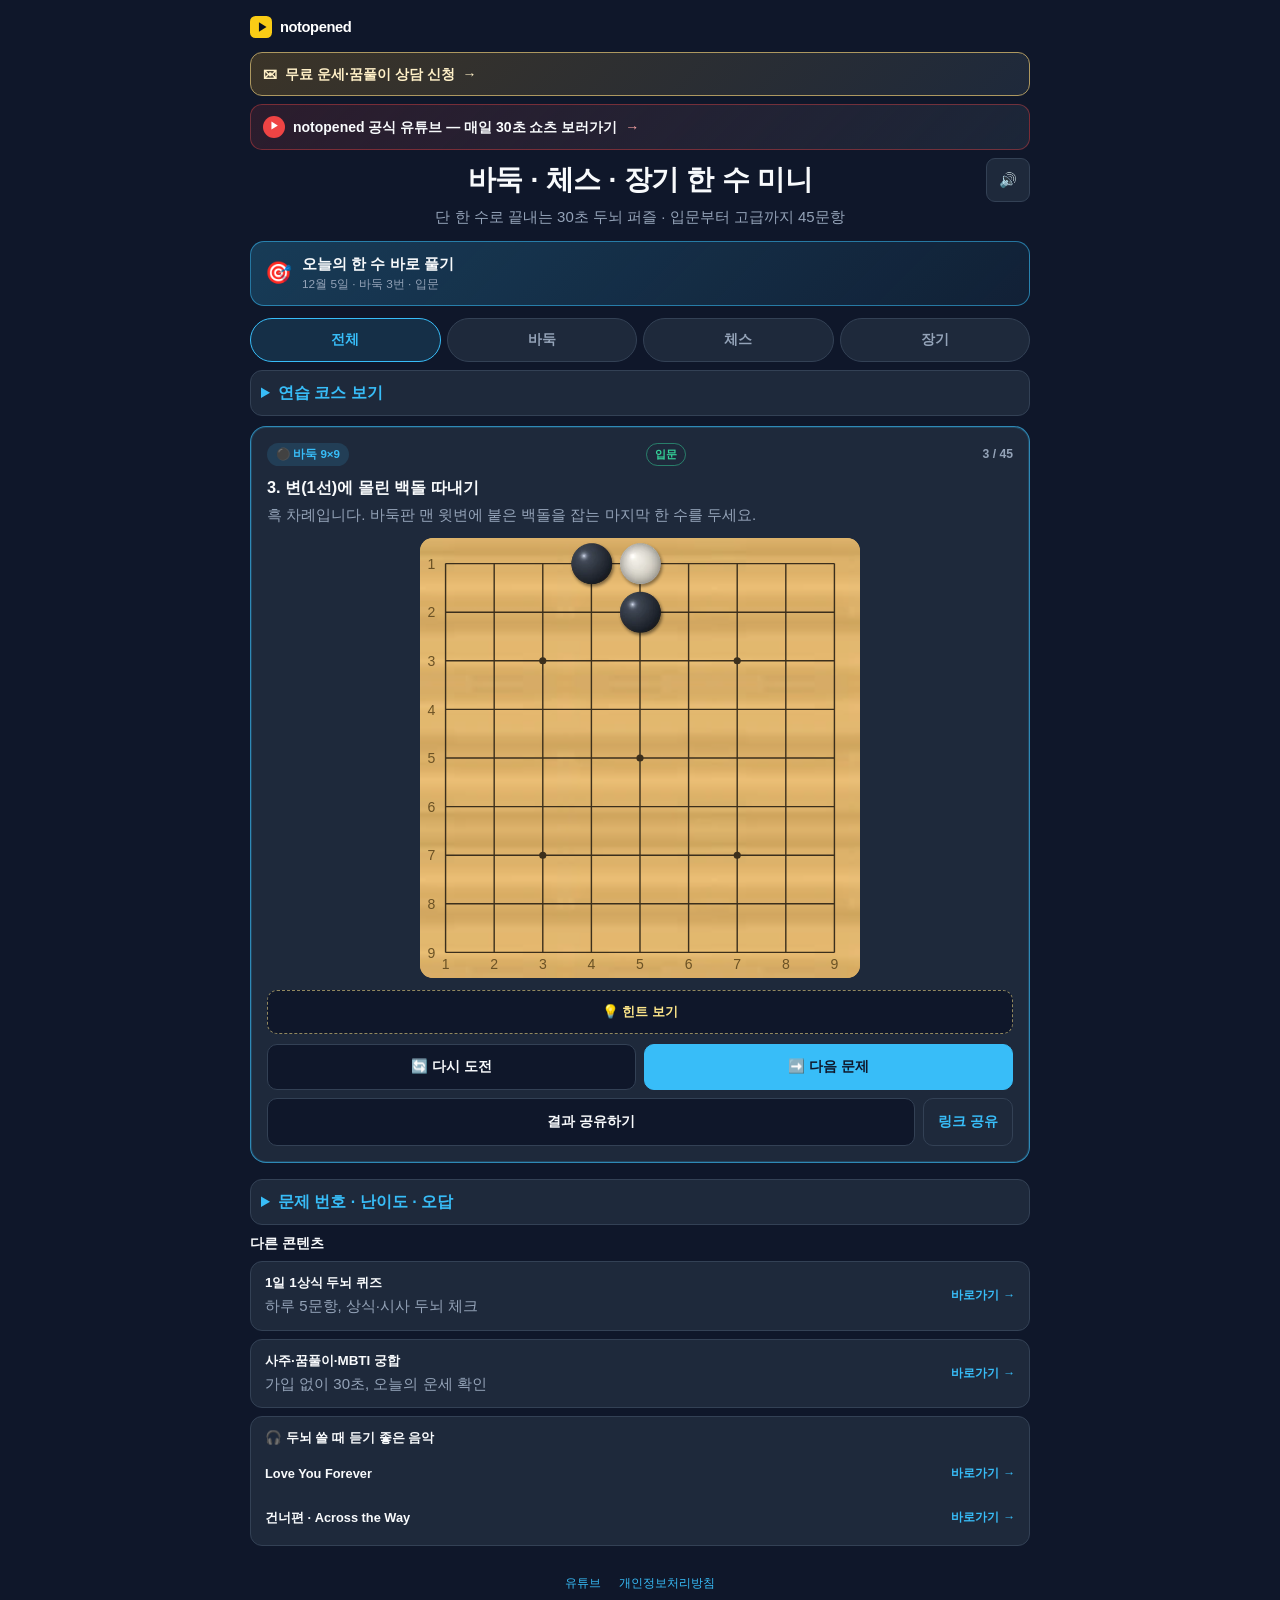
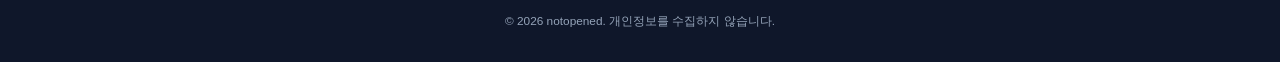
<file: index.html>
<!DOCTYPE html>
<html lang="ko">
<head>
  <meta charset="UTF-8">
  <meta name="google-site-verification" content="rfNAzH-8GWrvCKUE36EPhCVQZEv9g8NoEzKDVt_xvDE" />
  <meta name="viewport" content="width=device-width, initial-scale=1.0, maximum-scale=5.0, user-scalable=yes">
  <title>바둑·체스·장기 한 수 미니 | notopened</title>
  <meta name="description" content="설치 없이 브라우저에서 바로 푸는 바둑 사활·따내기, 체스 체크메이트, 장기 외통수. 입문·중급·고급 45문항과 매일 바뀌는 오늘의 한 수.">
  <link rel="canonical" href="https://notopened.com/go-chess/">
  <meta property="og:type" content="website">
  <meta property="og:locale" content="ko_KR">
  <meta property="og:site_name" content="notopened">
  <meta property="og:title" content="바둑·체스·장기 한 수 미니">
  <meta property="og:description" content="단 한 수로 승부를 가르는 바둑 사활·따내기, 체스 체크메이트, 장기 외통수 퍼즐 45문항.">
  <meta property="og:url" content="https://notopened.com/go-chess/">
  <meta property="og:image" content="https://notopened.com/go-chess/og.png">
  <meta property="og:image:width" content="1200">
  <meta property="og:image:height" content="630">
  <meta property="og:image:alt" content="바둑판과 체스판, 장기판이 있는 바둑·체스·장기 한 수 미니">
  <meta name="twitter:card" content="summary_large_image">
  <meta name="twitter:title" content="바둑·체스·장기 한 수 미니">
  <meta name="twitter:description" content="단 한 수로 승부를 가르는 바둑 사활·따내기, 체스 체크메이트, 장기 외통수 퍼즐 45문항.">
  <meta name="twitter:image" content="https://notopened.com/go-chess/og.png">
  <meta name="twitter:image:alt" content="바둑판과 체스판, 장기판이 있는 바둑·체스·장기 한 수 미니">
  <script type="application/ld+json">
  {
    "@context": "https://schema.org",
    "@type": "WebApplication",
    "name": "바둑·체스·장기 한 수 미니",
    "alternateName": "notopened 바둑·체스·장기 한 수 미니",
    "url": "https://notopened.com/go-chess/",
    "inLanguage": "ko",
    "description": "설치 없이 브라우저에서 바로 푸는 바둑 사활·따내기, 체스 체크메이트, 장기 외통수 한 수 퍼즐 45문항.",
    "applicationCategory": "GameApplication",
    "operatingSystem": "Any",
    "isAccessibleForFree": true,
    "image": "https://notopened.com/go-chess/og.png",
    "offers": { "@type": "Offer", "price": "0", "priceCurrency": "KRW" },
    "publisher": {
      "@type": "Organization",
      "name": "notopened",
      "url": "https://www.youtube.com/@notopened"
    }
  }
  </script>
  <link rel="icon" href="data:image/svg+xml,<svg xmlns=%27http://www.w3.org/2000/svg%27 viewBox=%270 0 100 100%27><text y=%27.9em%27 font-size=%2790%27>♟️</text></svg>">
  <style>
:root {
  --bg: #0f172a;
  --card-bg: #1e293b;
  --surface-sub: #0f172a;
  --text-main: #f8fafc;
  --text-muted: #94a3b8;
  --border: #334155;
  --accent: #38bdf8;
  --accent-soft: rgba(56, 189, 248, 0.14);
  --correct: #22c55e;
  --wrong: #ef4444;
  --easy: #34d399;
  --mid: #fbbf24;
  --hard: #f472b6;
}

* { box-sizing: border-box; margin: 0; padding: 0; }

html, body { overflow-x: hidden; }

body {
  font-family: -apple-system, BlinkMacSystemFont, "Segoe UI", Roboto, "Noto Sans KR", sans-serif;
  background-color: var(--bg);
  color: var(--text-main);
  min-height: 100vh;
  padding: 16px 12px 32px;
  -webkit-text-size-adjust: 100%;
}

.container { max-width: 480px; margin: 0 auto; width: 100%; }

.brand {
  display: flex;
  align-items: center;
  gap: 8px;
  width: fit-content;
  margin: 0 0 14px;
  color: #fff;
  text-decoration: none;
}
.brand:hover,
.brand:focus,
.brand:active {
  color: #fff;
  text-decoration: none;
}
.brand:focus-visible {
  outline: 2px solid #facc15;
  outline-offset: 3px;
  border-radius: 6px;
}
.brand-logo {
  width: 22px;
  height: 22px;
  flex: 0 0 auto;
  display: block;
}
.brand-name {
  font-size: 0.92rem;
  font-weight: 700;
  letter-spacing: -0.03em;
  color: #fff;
  text-decoration: none;
}

.portal-header { text-align: center; margin-bottom: 12px; }

/* 상단 슬림 유튜브 배너 */
.yt-banner {
  display: flex;
  align-items: center;
  justify-content: flex-start;
  gap: 8px;
  width: 100%;
  min-height: 46px;
  padding: 6px 12px;
  margin-bottom: 14px;
  border-radius: 12px;
  background: linear-gradient(135deg, rgba(239, 68, 68, 0.13), rgba(30, 41, 59, 0.85));
  border: 1px solid rgba(239, 68, 68, 0.4);
  color: var(--text-main);
  font-size: 0.78rem;
  font-weight: 700;
  line-height: 1.35;
  text-decoration: none;
  text-align: left;
}
.yt-banner:active { border-color: rgba(239, 68, 68, 0.75); background: linear-gradient(135deg, rgba(239, 68, 68, 0.22), rgba(30, 41, 59, 0.95)); }
.yt-banner .yt-play {
  flex: 0 0 auto;
  display: inline-flex;
  align-items: center;
  justify-content: center;
  width: 22px;
  height: 22px;
  border-radius: 50%;
  background: #ef4444;
  color: #fff;
  font-size: 0.58rem;
  line-height: 1;
  padding-left: 1px;
}
.yt-banner .yt-text { min-width: 0; white-space: nowrap; }
.yt-banner .yt-arrow { color: #fca5a5; flex: 0 0 auto; }

.title-row { position: relative; display: flex; align-items: center; justify-content: center; margin-bottom: 4px; }
.title-row .icon-toggle-btn {
  position: absolute;
  right: 0;
  top: 50%;
  transform: translateY(-50%);
  width: 36px;
  height: 36px;
  border-radius: 9px;
  font-size: 0.9rem;
}

.icon-toggle-btn {
  background: var(--card-bg);
  border: 1px solid var(--border);
  color: var(--text-main);
  width: 44px;
  height: 44px;
  border-radius: 10px;
  cursor: pointer;
  font-size: 1rem;
  flex: 0 0 auto;
}

.portal-header h1 { font-size: 1.3rem; font-weight: 800; margin-bottom: 0; padding: 0 44px; letter-spacing: -0.01em; }

.portal-header > p { font-size: 0.8rem; color: var(--text-muted); margin-bottom: 12px; }

.daily-btn {
  width: 100%;
  display: flex;
  align-items: center;
  gap: 10px;
  text-align: left;
  background: linear-gradient(135deg, rgba(56,189,248,0.22), rgba(56,189,248,0.06));
  border: 1px solid rgba(56, 189, 248, 0.55);
  border-radius: 14px;
  padding: 12px 14px;
  color: var(--text-main);
  cursor: pointer;
  min-height: 58px;
}

.daily-btn .daily-icon { font-size: 1.35rem; flex: 0 0 auto; }
.daily-btn .daily-text { display: flex; flex-direction: column; gap: 2px; min-width: 0; }
.daily-btn .daily-title { font-size: 0.95rem; font-weight: 800; }
.daily-btn .daily-sub {
  font-size: 0.74rem;
  color: var(--text-muted);
  white-space: nowrap;
  overflow: hidden;
  text-overflow: ellipsis;
}
.daily-btn.done { border-color: rgba(34, 197, 94, 0.6); background: linear-gradient(135deg, rgba(34,197,94,0.20), rgba(34,197,94,0.05)); }
.daily-btn.done .daily-sub { color: #86efac; }

/* 연속 정답 스트릭 · 칭호 배지 */
.streak-row {
  display: flex;
  align-items: center;
  gap: 8px;
  flex-wrap: wrap;
  margin: 8px 0 2px;
}
.streak-badge {
  display: inline-flex;
  align-items: center;
  gap: 4px;
  padding: 5px 10px;
  border-radius: 999px;
  border: 1px solid rgba(250, 204, 21, 0.55);
  background: rgba(250, 204, 21, 0.12);
  color: #fde68a;
  font-size: 0.76rem;
  font-weight: 800;
  white-space: nowrap;
}
.streak-badge.up { border-color: rgba(34, 197, 94, 0.7); background: rgba(34,197,94,0.16); color: #86efac; }
.streak-stat {
  font-size: 0.72rem;
  color: var(--text-muted);
  line-height: 1.4;
  word-break: keep-all;
  min-width: 0;
  order: 2;
  flex: 1 1 100%;
}
.streak-stat b { color: #f8fafc; }
.streak-share {
  order: 1;
  margin-left: auto;
  border: 1px solid rgba(56, 189, 248, 0.5);
  background: rgba(56, 189, 248, 0.12);
  color: #bae6fd;
  font-size: 0.72rem;
  font-weight: 800;
  padding: 6px 10px;
  border-radius: 999px;
  cursor: pointer;
  min-height: 32px;
}
.streak-share[hidden] { display: none; }
.streak-share:active { transform: scale(0.98); }

.filter-bar {
  display: flex;
  gap: 6px;
  justify-content: center;
  flex-wrap: wrap;
  margin-bottom: 8px;
}

.filter-chip {
  background: var(--card-bg);
  color: var(--text-muted);
  border: 1px solid var(--border);
  border-radius: 999px;
  padding: 8px 12px;
  font-size: 0.78rem;
  font-weight: 700;
  cursor: pointer;
  min-height: 44px;
  font-family: inherit;
}

.filter-chip.active { background: var(--accent-soft); color: var(--accent); border-color: var(--accent); }

.filter-label {
  font-size: 0.72rem;
  font-weight: 700;
  color: var(--text-muted);
  align-self: center;
  margin-right: 2px;
}

.progress-breakdown { margin-top: 2px; font-size: 0.7rem; color: var(--text-muted); }
.progress-line {
  text-align: center;
  font-size: 0.74rem;
  color: var(--text-muted);
  margin: 2px 0 10px;
  font-weight: 600;
}
.progress-line b { color: var(--accent); }

.puzzle-tabs {
  display: flex;
  gap: 6px;
  overflow-x: auto;
  overflow-y: hidden;
  padding: 2px 2px 12px;
  margin-bottom: 6px;
  scrollbar-width: thin;
  -webkit-overflow-scrolling: touch;
}

.puzzle-tab {
  flex: 0 0 auto;
  background: var(--card-bg);
  color: var(--text-muted);
  border: 1px solid var(--border);
  border-radius: 8px;
  padding: 8px 10px;
  font-size: 0.76rem;
  font-weight: 700;
  cursor: pointer;
  min-height: 44px;
  font-family: inherit;
  white-space: nowrap;
  display: inline-flex;
  align-items: center;
  gap: 5px;
}

.puzzle-tab .dot { width: 6px; height: 6px; border-radius: 50%; display: inline-block; }
.dot.easy { background: var(--easy); }
.dot.mid { background: var(--mid); }
.dot.hard { background: var(--hard); }

.puzzle-tab.active { background: var(--accent); color: #0f172a; border-color: var(--accent); }
.puzzle-tab.active .dot { background: #0f172a; }
.puzzle-tab.solved { border-color: rgba(34, 197, 94, 0.55); }

.card {
  background: var(--card-bg);
  border: 1px solid var(--border);
  border-radius: 16px;
  padding: 16px;
  margin-bottom: 16px;
}

.card.is-daily { border-color: rgba(56, 189, 248, 0.65); box-shadow: 0 0 0 1px rgba(56,189,248,0.18) inset; }

.puzzle-meta {
  display: flex;
  justify-content: space-between;
  align-items: center;
  gap: 8px;
  margin-bottom: 10px;
  flex-wrap: wrap;
}

.type-pill {
  font-size: 0.72rem;
  font-weight: 700;
  color: var(--accent);
  background: var(--accent-soft);
  padding: 4px 9px;
  border-radius: 999px;
}

.diff-pill {
  font-size: 0.7rem;
  font-weight: 800;
  padding: 3px 8px;
  border-radius: 999px;
  border: 1px solid var(--border);
}
.diff-pill.easy { color: var(--easy); border-color: rgba(52, 211, 153, 0.5); }
.diff-pill.mid { color: var(--mid); border-color: rgba(251, 191, 36, 0.5); }
.diff-pill.hard { color: var(--hard); border-color: rgba(244, 114, 182, 0.5); }

.counter-text { font-size: 0.76rem; color: var(--text-muted); font-weight: 600; }

.puzzle-title { font-size: 1.02rem; font-weight: 800; margin-bottom: 6px; line-height: 1.35; }

.puzzle-prompt { font-size: 0.83rem; color: var(--text-muted); margin-bottom: 12px; line-height: 1.5; }

.board-wrap { width: 100%; max-width: 380px; margin: 0 auto 12px; }

.board-svg {
  width: 100%;
  height: auto;
  display: block;
  border-radius: 10px;
  user-select: none;
  touch-action: manipulation;
}

.board-hit { cursor: pointer; }
.board-hit:hover { fill: rgba(56, 189, 248, 0.25); }
.board-hit:focus:not(:focus-visible),
.jg-hit:focus:not(:focus-visible) { outline: none; }

/* ---------- 장기판 ---------- */
.jg-piece { font-weight: 700; }
@media (hover: hover) {
  .jg-hit:hover { fill: rgba(56, 189, 248, 0.16); }
}
.jg-legend {
  display: flex;
  justify-content: center;
  gap: 14px;
  margin: -4px 0 12px;
  font-size: 0.72rem;
  color: var(--text-muted);
  font-weight: 700;
}
.jg-legend i { font-style: normal; font-weight: 800; }
.jg-legend[hidden] { display: none; }

.hint-btn {
  width: 100%;
  background: var(--surface-sub);
  color: #fde68a;
  border: 1px dashed rgba(253, 230, 138, 0.55);
  border-radius: 10px;
  padding: 11px 10px;
  font-size: 0.84rem;
  font-weight: 700;
  cursor: pointer;
  min-height: 44px;
  margin-bottom: 10px;
  font-family: inherit;
}

.hint-box {
  background: rgba(253, 230, 138, 0.08);
  border: 1px solid rgba(253, 230, 138, 0.3);
  border-radius: 10px;
  padding: 11px 12px;
  font-size: 0.82rem;
  line-height: 1.55;
  color: #fef3c7;
  margin-bottom: 10px;
}
.hint-box[hidden] { display: none; }

.feedback-box {
  display: none;
  padding: 12px;
  border-radius: 10px;
  background: var(--surface-sub);
  border: 1px solid var(--border);
  margin-bottom: 12px;
  font-size: 0.83rem;
  line-height: 1.55;
}

.feedback-box.show { display: block; }
.feedback-box.ok { border-color: var(--correct); }
.feedback-box.ng { border-color: var(--wrong); }
.feedback-box strong { display: block; margin-bottom: 5px; font-size: 0.9rem; }

.feedback-why {
  margin: 0 0 6px;
  padding: 8px 10px;
  border-radius: 8px;
  background: rgba(239, 68, 68, 0.12);
  border-left: 3px solid var(--wrong);
  color: var(--text-main);
  font-size: 0.82rem;
  font-weight: 600;
  line-height: 1.5;
}
.feedback-why[hidden] { display: none; }

.feedback-actions {
  display: flex;
  gap: 8px;
  margin-top: 10px;
}
.feedback-actions[hidden] { display: none; }
.feedback-actions button {
  flex: 1;
  min-height: 44px;
  padding: 10px 8px;
  border-radius: 9px;
  border: 1px solid var(--border);
  background: var(--surface);
  color: var(--text-main);
  font-family: inherit;
  font-size: 0.82rem;
  font-weight: 700;
  cursor: pointer;
}
.feedback-actions button.fb-primary {
  background: var(--accent);
  border-color: var(--accent);
  color: #0f172a;
}

.feedback-answer {
  margin-top: 8px;
  font-size: 0.76rem;
  color: var(--accent);
  font-weight: 700;
}

.feedback-source { margin-top: 6px; font-size: 0.72rem; color: var(--text-muted); }

.action-row { display: flex; gap: 8px; }

.btn-primary, .btn-secondary {
  flex: 1;
  padding: 12px 10px;
  border-radius: 10px;
  font-size: 0.85rem;
  font-weight: 700;
  cursor: pointer;
  min-height: 46px;
  border: 1px solid var(--border);
  font-family: inherit;
}

.btn-primary { background: var(--accent); color: #0f172a; border-color: var(--accent); }
.btn-secondary { background: var(--surface-sub); color: var(--text-main); }

.portal-footer { text-align: center; font-size: 0.74rem; color: var(--text-muted); }

.cross-promo { margin-bottom: 16px; }
.cross-promo h3 { font-size: 0.86rem; font-weight: 800; margin-bottom: 8px; text-align: left; color: var(--text-main); }

.web-card {
  display: flex;
  align-items: center;
  justify-content: space-between;
  gap: 10px;
  background: var(--card-bg);
  border: 1px solid var(--border);
  border-radius: 12px;
  padding: 12px 14px;
  margin-bottom: 8px;
  text-decoration: none;
  color: var(--text-main);
  min-height: 60px;
}

.web-card h4 { font-size: 0.84rem; font-weight: 800; margin-bottom: 3px; }
.web-card p { font-size: 0.72rem; color: var(--text-muted); line-height: 1.4; }
.web-card .go { font-size: 0.76rem; color: var(--accent); font-weight: 800; flex: 0 0 auto; }

.music-card {
  background: var(--card-bg);
  border: 1px solid var(--border);
  border-radius: 12px;
  padding: 12px 14px 6px;
  color: var(--text-main);
}
.music-card h4 { font-size: 0.84rem; font-weight: 800; margin-bottom: 4px; line-height: 1.35; }
.music-link {
  display: flex;
  align-items: center;
  justify-content: space-between;
  gap: 8px;
  min-height: 44px;
  padding: 6px 0;
  text-decoration: none;
  color: var(--text-main);
  font-size: 0.8rem;
  font-weight: 700;
  line-height: 1.35;
}
.music-link:hover,
.music-link:focus,
.music-link:active { text-decoration: none; color: var(--text-main); }
.music-link:focus-visible { outline: 2px solid var(--accent); outline-offset: 2px; border-radius: 6px; }
.music-link .name { min-width: 0; }
.music-link .go { font-size: 0.76rem; color: var(--accent); font-weight: 800; flex: 0 0 auto; white-space: nowrap; }

.share-row {
  display: flex;
  align-items: stretch;
  gap: 8px;
  margin-top: 8px;
}
.btn-share {
  width: auto;
  flex: 1 1 auto;
  min-width: 0;
  margin-top: 0;
  padding: 12px 10px;
  border-radius: 10px;
  font-size: 0.85rem;
  font-weight: 700;
  cursor: pointer;
  min-height: 48px;
  border: 1px solid var(--border);
  background: var(--surface-sub);
  color: var(--text-main);
  font-family: inherit;
  white-space: nowrap;
}
.btn-share-link {
  flex: 0 0 auto;
  padding: 12px 14px;
  color: var(--accent);
  background: transparent;
}

.affiliate-section { margin-bottom: 16px; }
.affiliate-section[hidden] { display: none; }

.coupang-wrap {
  max-width: 100%;
  overflow: hidden;
  background: #ffffff;
  border-radius: 12px;
  border: 1px solid var(--border);
}

.coupang-slot { transform-origin: top left; }

.affiliate-note {
  font-size: 0.69rem;
  color: var(--text-muted);
  line-height: 1.45;
  margin-top: 6px;
  text-align: left;
}

.footer-links { display: flex; justify-content: center; gap: 4px 14px; flex-wrap: wrap; margin-bottom: 8px; }
.footer-link {
  color: var(--accent);
  text-decoration: none;
  display: inline-flex;
  align-items: center;
  justify-content: center;
  min-height: 44px;
  padding: 4px 2px;
  text-align: center;
}

@media (max-width: 400px) {
  body { padding: 10px 6px 28px; }
  .card { padding: 12px 8px; }
  .portal-header h1 { font-size: 1.18rem; }
}

.toast {
  position: fixed;
  left: 50%;
  bottom: 18px;
  transform: translateX(-50%);
  background: #0b1220;
  border: 1px solid var(--accent);
  color: var(--text-main);
  font-size: 0.8rem;
  padding: 10px 14px;
  border-radius: 10px;
  opacity: 0;
  pointer-events: none;
  transition: opacity 0.2s ease;
  z-index: 50;
  max-width: 90vw;
}
.toast.show { opacity: 1; }
  .hub-mistakes { display: flex; flex-wrap: wrap; align-items: center; gap: .55rem .75rem; margin: 0 0 .75rem; padding: .55rem .65rem; border: 1px solid var(--border); border-radius: 10px; }
.hub-mistakes[hidden] { display: none; }
.hub-mistakes button { min-height: 44px; }
.hub-mistakes button:disabled { opacity: .65; cursor: default; }
.hub-mistakes p { flex: 1 1 11rem; margin: 0; font-size: .8rem; }
#hubWrongNotes { font-size: .86rem; margin: .5rem 0; }
#hubWrongNotes summary { cursor: pointer; padding: .35rem 0; }
#hubWrongList { margin: .25rem 0; padding-left: 1.2rem; }
#hubWrongList li + li { margin-top: .3rem; }

</style>
<style id="notopened-responsive-ui">/* Use extra space for practice links and the playable board, not wider text lines. */
.container{max-width:780px}
.container>.yt-banner{font-size:.875rem;line-height:1.35;margin-bottom:8px}
.portal-header h1{font-size:clamp(1.22rem,3vw,1.75rem);line-height:1.26;word-break:keep-all}
.portal-header p,.web-card p,.puzzle-prompt,.feedback-box p{font-size:.9375rem;line-height:1.5}
.icon-toggle-btn{min-width:44px;min-height:44px}
.filter-chip{font-size:.875rem;min-height:44px;white-space:normal;line-height:1.35}
.puzzle-tab{min-height:44px}
.board-wrap{max-width:440px}
.practice-links{display:grid;gap:8px;margin:0 0 8px}
.practice-links .web-card{margin:0;min-width:0}
.practice-links .web-card>span:first-child{min-width:0}
.puzzle-tabs{overscroll-behavior-x:contain;scrollbar-width:thin}
@media(max-width:440px){
  body{padding-inline:10px}
  #typeFilters,#diffFilters{display:grid;grid-template-columns:repeat(2,minmax(0,1fr));gap:6px}
  .filter-chip{text-align:center;padding-inline:4px}
  .filter-label{grid-column:1/-1;text-align:left}
  .puzzle-prompt{overflow-wrap:anywhere}
}
@media(min-width:650px){.practice-links{grid-template-columns:repeat(2,minmax(0,1fr))}}
.container>.yt-banner .yt-text{white-space:normal;overflow-wrap:anywhere}
.title-row{display:grid;grid-template-columns:44px minmax(0,1fr) 44px;gap:6px}
.title-row h1{grid-column:2}
.title-row .icon-toggle-btn{grid-column:3;position:static;transform:none;width:44px;height:44px}
@media(max-width:440px){.title-row{grid-template-columns:minmax(0,1fr) 44px}.title-row h1{grid-column:1}.title-row .icon-toggle-btn{grid-column:2}}
</style>
<style id="hub-compact-flow">
#typeFilters{display:grid;grid-template-columns:repeat(4,minmax(0,1fr));gap:6px;margin-bottom:8px}
#typeFilters button{padding-inline:3px;min-width:0;text-align:center}
.hub-disclosure{border:1px solid var(--border);border-radius:12px;background:var(--card-bg);padding:0 10px;margin:0 0 10px}
.hub-disclosure summary{cursor:pointer;box-sizing:border-box;min-height:44px;padding:10px 0;color:var(--accent);font-weight:750;line-height:1.5}
.hub-disclosure[open] summary{margin-bottom:4px}
#hubOptions{margin-top:12px}
#hubOptions .streak-row{margin-top:8px}
.hub-back-to-board{display:inline-flex;align-items:center;min-height:44px;color:var(--accent);font-weight:700}
#puzzleCard{scroll-margin-top:8px}
</style>
</head>
<body>
  <main class="container">
    <a class="brand" href="https://notopened.com/" aria-label="노트오픈드 홈으로">
      <svg class="brand-logo" viewBox="0 0 32 32" aria-hidden="true" focusable="false">
        <rect width="32" height="32" rx="8" fill="#facc15"/>
        <polygon points="13,9 13,23 24,16" fill="#0b1220"/>
      </svg>
      <span class="brand-name">notopened</span>
    </a>
    <a id="top-fortune-consult" class="yt-banner" href="/fortune/consult/" style="border-color:#ad9860;background:linear-gradient(135deg,#3b3428,#1e293b);color:#fff0c7;min-height:44px"><span aria-hidden="true">✉</span><span>무료 운세·꿈풀이 상담 신청</span><span aria-hidden="true">→</span></a>
    <a class="yt-banner" href="https://www.youtube.com/@notopened" target="_blank" rel="noopener noreferrer" aria-label="notopened 공식 유튜브 새 창으로 열기">
      <span class="yt-play" aria-hidden="true">▶</span>
      <span class="yt-text">notopened 공식 유튜브 — 매일 30초 쇼츠 보러가기</span>
      <span class="yt-arrow" aria-hidden="true">→</span>
    </a>
    <header class="portal-header" role="banner">
      <div class="title-row">
        <h1>바둑 · 체스 · 장기 한 수 미니</h1>
        <button type="button" class="icon-toggle-btn" id="soundToggleBtn" aria-label="효과음 켜기/끄기" title="효과음 켜기/끄기">🔊</button>
      </div>
      <p>단 한 수로 끝내는 30초 두뇌 퍼즐 · 입문부터 고급까지 45문항</p>
      <button type="button" class="daily-btn" id="dailyBtn" aria-label="오늘의 한 수 바로 풀기">
        <span class="daily-icon" id="dailyIcon">🎯</span>
        <span class="daily-text">
          <span class="daily-title" id="dailyTitle">오늘의 한 수 바로 풀기</span>
          <span class="daily-sub" id="dailySub">오늘의 문제를 불러오는 중…</span>
        </span>
      </button>
    </header>

    <nav class="filter-bar" id="typeFilters" aria-label="종목 필터">
      <button type="button" class="filter-chip active" data-type="all">전체 45</button>
      <button type="button" class="filter-chip" data-type="go">⚫ 바둑 15</button>
      <button type="button" class="filter-chip" data-type="chess">♟️ 체스 15</button>
      <button type="button" class="filter-chip" data-type="janggi">🏮 장기 15</button>
    </nav>

    <details class="hub-disclosure" id="hubPractice">
      <summary>연습 코스 보기</summary>
    <div class="practice-links">
    <a class="web-card" href="./go-practice/">
      <span>
        <h2 style="font-size:0.96rem;margin:0 0 2px">바둑 공격·수비 10수</h2>
        <p>활로를 찾아 상대 돌을 공격하고 내 돌을 살려 보세요.</p>
      </span>
      <span class="go" aria-hidden="true">시작 →</span>
    </a>

    <a class="web-card" href="./chess-practice/">
      <span>
        <h2 style="font-size:0.96rem;margin:0 0 2px">체스 공격·수비 10수</h2>
        <p>상대 킹을 노리고, 내 킹이 체크에서 벗어나는 수를 찾아 보세요.</p>
      </span>
      <span class="go" aria-hidden="true">시작 →</span>
    </a>

    <a class="web-card" href="./janggi-beginner/">
      <span>
        <h2 style="font-size:0.96rem;margin:0 0 2px">장기 입문 5수</h2>
        <p>포가 왜 못 넘어갈까? 장기판에 직접 한 수씩 둬 보세요.</p>
      </span>
      <span class="go" aria-hidden="true">시작 →</span>
    </a>

    <a class="web-card" href="./janggi-defense/">
      <span>
        <h2 style="font-size:0.96rem;margin:0 0 2px">장기: 내 궁 살리기 5수</h2>
        <p>장군이 들어왔어요. 궁을 피하거나, 길을 막거나, 공격한 말을 잡아 보세요.</p>
      </span>
      <span class="go" aria-hidden="true">시작 →</span>
    </a>

    </div>
    </details>

    <section class="card" id="puzzleCard" aria-live="polite">
      <div class="puzzle-meta">
        <span class="type-pill" id="puzzleTypePill">바둑 9×9</span>
        <span class="diff-pill mid" id="puzzleDiffPill">입문</span>
        <span class="counter-text" id="puzzleCounter">1 / 45</span>
      </div>

      <h2 class="puzzle-title" id="puzzleTitle" tabindex="-1">문제 로딩 중…</h2>
      <p class="puzzle-prompt" id="puzzlePrompt">보드의 정답 위치를 탭해 한 수를 두세요.</p>

      <div class="board-wrap" id="boardWrap"></div>
      <div class="jg-legend" id="janggiLegend" hidden>
        <span><i style="color:#a8231f">漢</i> 한(漢) · 나</span>
        <span><i style="color:#2a5b95">楚</i> 초(楚) · 상대</span>
      </div>

      <button type="button" class="hint-btn" id="hintBtn" aria-expanded="false" aria-controls="hintBox">💡 힌트 보기</button>
      <div class="hint-box" id="hintBox" hidden></div>
      <button type="button" class="hint-btn" id="solutionBtn" hidden style="margin-top:6px;">🔁 정답 수로 복기하기</button>

      <div class="feedback-box" id="feedbackBox" role="region" aria-label="정오답 및 해설">
        <strong id="feedbackStatus"></strong>
        <p class="feedback-why" id="feedbackWhy" hidden></p>
        <p id="feedbackText"></p>
        <div class="feedback-answer" id="feedbackAnswer"></div>
        <div class="feedback-source" id="feedbackSource"></div>
        <details id="hubWrongNotes" hidden>
          <summary>내가 틀린 수 살펴보기</summary>
          <ul id="hubWrongList"></ul>
        </details>
        <div class="feedback-actions" id="feedbackActions" hidden>
          <button type="button" class="fb-primary" id="fbRetryBtn">🔄 바로 다시</button>
          <button type="button" id="fbHintBtn">💡 힌트 보기</button>
        </div>
      </div>

      <div class="action-row">
        <button type="button" class="btn-secondary" id="retryBtn">🔄 다시 도전</button>
        <button type="button" class="btn-primary" id="nextBtn">➡️ 다음 문제</button>
      </div>
      <div class="share-row">
        <button type="button" class="btn-share" id="shareBtn">결과 공유하기</button>
        <button type="button" class="btn-share btn-share-link" id="shareLinkBtn">링크 공유</button>
      </div>
    </section>

    <details class="hub-disclosure" id="hubOptions">
      <summary>문제 번호 · 난이도 · 오답</summary>
    <nav class="filter-bar" id="diffFilters" aria-label="난이도 필터">
      <span class="filter-label">난이도</span>
      <button type="button" class="filter-chip active" data-diff="all">전체</button>
      <button type="button" class="filter-chip" data-diff="입문">입문</button>
      <button type="button" class="filter-chip" data-diff="중급">중급</button>
      <button type="button" class="filter-chip" data-diff="고급">고급</button>
    </nav>

    <p class="progress-line">푼 문제 <b id="solvedCount">0</b> / <span id="totalCount">45</span></p>
    <p class="progress-line progress-breakdown" id="solvedBreakdown"></p>

    <section class="hub-mistakes" aria-label="오답 다시 풀기" id="hubMistakes" hidden>
      <button type="button" class="btn-secondary" id="hubWrongStart">오답 다시 풀기</button>
      <button type="button" class="btn-secondary" id="hubWrongExit" hidden>일반 문제로 돌아가기</button>
      <p id="hubWrongStatus" role="status" tabindex="-1"></p>
    </section>

    <div class="puzzle-tabs" id="puzzleTabs" role="tablist" aria-label="문제 선택"></div>
      <div class="streak-row" id="streakRow" aria-live="polite">
        <span class="streak-badge" id="streakBadge">🌱 입문자</span>
        <span class="streak-stat" id="streakStat">연속 0일 · 오늘의 한 수 0개 해결</span>
        <button type="button" class="streak-share" id="streakShareBtn" hidden>📤 오늘 기록 공유</button>
      </div>
      <a class="hub-back-to-board" href="#puzzleCard">선택한 문제 풀기 ↑</a>
    </details>

    <section class="affiliate-section" id="affiliateSection" aria-label="쿠팡 파트너스 추천 상품" hidden>
      <div class="coupang-wrap" id="coupangWrap">
        <div class="coupang-slot" id="coupangSlot"></div>
      </div>
      <p class="affiliate-note">이 포스팅은 쿠팡 파트너스 활동의 일환으로, 이에 따른 일정액의 수수료를 제공받습니다.</p>
    </section>

    <nav class="cross-promo" aria-label="다른 콘텐츠">
      <h3>다른 콘텐츠</h3>
      <a class="web-card" href="https://notopened.com/quiz/" rel="noopener">
        <span>
          <h4>1일 1상식 두뇌 퀴즈</h4>
          <p>하루 5문항, 상식·시사 두뇌 체크</p>
        </span>
        <span class="go">바로가기 →</span>
      </a>
      <a class="web-card" href="https://notopened.com/fortune/" rel="noopener">
        <span>
          <h4>사주·꿈풀이·MBTI 궁합</h4>
          <p>가입 없이 30초, 오늘의 운세 확인</p>
        </span>
        <span class="go">바로가기 →</span>
      </a>
      <div class="music-card">
        <h4>🎧 두뇌 쓸 때 듣기 좋은 음악</h4>
        <a class="music-link" href="https://www.youtube.com/@loveyouforever_diary" target="_blank" rel="noopener noreferrer">
          <span class="name">Love You Forever</span>
          <span class="go">바로가기 →</span>
        </a>
        <a class="music-link" href="https://www.youtube.com/@across_the_way" target="_blank" rel="noopener noreferrer">
          <span class="name">건너편 · Across the Way</span>
          <span class="go">바로가기 →</span>
        </a>
      </div>
    </nav>

    <footer class="portal-footer">
      <nav class="footer-links" aria-label="사이트 안내">
        <a class="footer-link" href="https://www.youtube.com/@notopened" rel="noopener">유튜브</a>
        <a class="footer-link" href="./privacy.html">개인정보처리방침</a>
      </nav>
      <p>&copy; 2026 notopened. 개인정보를 수집하지 않습니다.</p>
    </footer>
  </main>

  <div class="toast" id="toast" role="status" aria-live="polite"></div>

  <!-- 쿠팡 파트너스 다이나믹 배너 (not-opened.github.io/go-chess 등록분) -->
  <script src="https://ads-partners.coupang.com/g.js"></script>
  <script>
  new PartnersCoupang.G({"id":1059927,"template":"carousel","trackingCode":"AF2725831","width":"680","height":"140","tsource":"","container":"#coupangSlot","onLoaded":function(hasAd){
    if (hasAd && typeof window.fitCoupangBanner === 'function') window.fitCoupangBanner();
  }});
  </script>

  <script src="./hub-retry.js"></script>
  <script>
const miniPuzzles = [{"id":"go-01","type":"go","difficulty":"입문","title":"1. 양단수 — 두 점을 동시에 단수로","prompt":"흑 차례입니다. 백 두 점의 활로를 한 수로 각각 하나씩만 남기는 급소를 탭하세요.","hint":"백 두 점이 서로 닿지 않습니다. 두 점에 동시에 닿는 자리가 하나 있습니다.","explanation":"정답은 5행 5열(양단수)입니다. 이 한 수로 4행 5열 백돌과 5행 4열 백돌의 활로가 각각 하나씩만 남습니다. 백이 한쪽을 이어도 다른 쪽은 그대로 잡힙니다.","source":"한국기원 바둑 입문 가이드","answerText":"5행 5열","check":{"kind":"double_atari","groups":[[3,4],[4,3]]},"typeLabel":"⚫ 바둑 9×9","size":9,"stones":[{"r":2,"c":3,"color":"B"},{"r":2,"c":4,"color":"B"},{"r":3,"c":3,"color":"B"},{"r":4,"c":2,"color":"B"},{"r":3,"c":4,"color":"W"},{"r":4,"c":3,"color":"W"}],"answer":{"r":4,"c":4}},{"id":"go-02","type":"go","difficulty":"입문","title":"2. 한 점 따내기","prompt":"흑 차례입니다. 활로가 하나만 남은 백돌을 바로 들어내는 자리를 탭하세요.","hint":"백돌의 위·아래·왼쪽은 이미 흑돌입니다. 남은 한 방향만 막으면 됩니다.","explanation":"정답은 3행 4열, 백돌 오른쪽의 마지막 활로입니다. 네 방향 활로가 모두 막혀 3행 3열의 백돌은 판에서 들어납니다.","source":"한국기원 바둑 규칙","answerText":"3행 4열","check":{"kind":"capture","count":1},"typeLabel":"⚫ 바둑 9×9","size":9,"stones":[{"r":1,"c":2,"color":"B"},{"r":2,"c":1,"color":"B"},{"r":3,"c":2,"color":"B"},{"r":2,"c":2,"color":"W"}],"answer":{"r":2,"c":3}},{"id":"go-03","type":"go","difficulty":"입문","title":"3. 변(1선)에 몰린 백돌 따내기","prompt":"흑 차례입니다. 바둑판 맨 윗변에 붙은 백돌을 잡는 마지막 한 수를 두세요.","hint":"변에 붙은 돌은 원래부터 활로가 세 개뿐입니다. 그중 남은 하나는 백돌의 오른쪽입니다.","explanation":"정답은 1행 6열입니다. 변(1선)에 붙은 백돌은 활로가 세 개뿐이라, 왼쪽·아래를 막은 상태에서 오른쪽 하나를 메우면 바로 따낼 수 있습니다.","source":"한국기원 바둑 입문 가이드","answerText":"1행 6열","check":{"kind":"capture","count":1},"typeLabel":"⚫ 바둑 9×9","size":9,"stones":[{"r":0,"c":3,"color":"B"},{"r":1,"c":4,"color":"B"},{"r":0,"c":4,"color":"W"}],"answer":{"r":0,"c":5}},{"id":"go-04","type":"go","difficulty":"입문","title":"4. 붙어 있는 두 점 한 번에 따내기","prompt":"흑 차례입니다. 나란히 붙은 백 두 점을 한 수로 함께 들어내세요.","hint":"두 점은 붙어 있어 활로를 함께 씁니다. 그중 마지막 하나가 남아 있습니다.","explanation":"정답은 4행 3열입니다. 3행 3열·3행 4열 백 두 점이 함께 쓰던 마지막 활로를 막아, 두 점을 한 번에 들어냅니다.","source":"한국기원 바둑 규칙","answerText":"4행 3열","check":{"kind":"capture","count":2},"typeLabel":"⚫ 바둑 9×9","size":9,"stones":[{"r":1,"c":2,"color":"B"},{"r":1,"c":3,"color":"B"},{"r":2,"c":1,"color":"B"},{"r":2,"c":4,"color":"B"},{"r":3,"c":3,"color":"B"},{"r":2,"c":2,"color":"W"},{"r":2,"c":3,"color":"W"}],"answer":{"r":3,"c":2}},{"id":"go-05","type":"go","difficulty":"중급","title":"5. 귀에 몰린 백 세 점 따내기","prompt":"흑 차례입니다. 귀퉁이에 몰린 백 세 점을 한 수로 따내세요.","hint":"귀는 두 변이 이미 막혀 있어 활로가 가장 빨리 줄어듭니다. 남은 한 자리는 귀의 모서리입니다.","explanation":"정답은 1행 1열입니다. 1행 2열·2행 2열·2행 1열 백 세 점이 함께 쓰던 마지막 활로(귀의 모서리)를 메워 세 점을 한꺼번에 들어냅니다.","source":"한국기원 바둑 규칙","answerText":"1행 1열","check":{"kind":"capture","count":3},"typeLabel":"⚫ 바둑 9×9","size":9,"stones":[{"r":0,"c":2,"color":"B"},{"r":1,"c":2,"color":"B"},{"r":2,"c":1,"color":"B"},{"r":2,"c":0,"color":"B"},{"r":0,"c":1,"color":"W"},{"r":1,"c":1,"color":"W"},{"r":1,"c":0,"color":"W"}],"answer":{"r":0,"c":0}},{"id":"go-06","type":"go","difficulty":"중급","title":"6. 단수로 몰아 잡기 (자충수 함정)","prompt":"흑 차례입니다. 윗변의 백 두 점을 단수로 몰아 다음 수에 잡는 자리를 두세요.","hint":"단수만 걸면 백이 그 자리를 스스로 메워 살아날 수 있습니다. 백이 메울 수 없는 자리로 몰아야 합니다.","explanation":"정답은 1행 4열입니다. 백 두 점은 활로가 2행 2열 하나만 남지만, 그 자리는 흑돌에 둘러싸여 백이 스스로 메우면 자충수가 됩니다. 백이 어디에 두어도 다음 수에 두 점을 들어냅니다.","source":"한국기원 바둑 규칙 · 자충수","answerText":"1행 4열","check":{"kind":"atari_dead","target":[0,1],"trap":{"point":[1,1],"color":"W"}},"typeLabel":"⚫ 바둑 9×9","size":9,"stones":[{"r":0,"c":0,"color":"B"},{"r":1,"c":0,"color":"B"},{"r":1,"c":2,"color":"B"},{"r":2,"c":1,"color":"B"},{"r":0,"c":1,"color":"W"},{"r":0,"c":2,"color":"W"}],"answer":{"r":0,"c":3}},{"id":"go-07","type":"go","difficulty":"중급","title":"7. 두 그룹 동시 양단수","prompt":"흑 차례입니다. 위쪽 백 두 점과 아래쪽 백 두 점을 한 수로 동시에 단수에 몰아넣으세요.","hint":"두 백 그룹이 함께 쓰는 활로가 하나 있습니다. 그 자리를 차지하면 양쪽이 동시에 단수입니다.","explanation":"정답은 3행 5열입니다. 이 한 수로 3행 3열·3행 4열 백 두 점과 2행 5열·2행 6열 백 두 점이 모두 단수가 됩니다. 한쪽을 이어도 다른 쪽은 잡힙니다.","source":"한국기원 바둑 입문 가이드","answerText":"3행 5열","check":{"kind":"double_atari","groups":[[2,2],[1,4]]},"typeLabel":"⚫ 바둑 9×9","size":9,"stones":[{"r":1,"c":2,"color":"B"},{"r":3,"c":2,"color":"B"},{"r":2,"c":1,"color":"B"},{"r":1,"c":3,"color":"B"},{"r":0,"c":4,"color":"B"},{"r":2,"c":5,"color":"B"},{"r":1,"c":6,"color":"B"},{"r":2,"c":2,"color":"W"},{"r":2,"c":3,"color":"W"},{"r":1,"c":4,"color":"W"},{"r":1,"c":5,"color":"W"}],"answer":{"r":2,"c":4}},{"id":"go-08","type":"go","difficulty":"중급","title":"8. 사활 — 3집 궁도에서 두 눈 만들기","prompt":"흑 차례입니다. 아래변 흑 대마가 완전히 살 수 있도록 두 눈을 만드는 급소를 두세요.","hint":"집이 될 수 있는 빈 자리는 세 개입니다. 가운데를 차지해야 좌우로 집이 갈라집니다.","explanation":"정답은 9행 2열, 3집 궁도의 한가운데입니다. 남는 9행 1열과 9행 3열이 각각 진짜 집이 되어 두 눈이 완성됩니다. 양 끝에 두면 집이 하나로 남아 죽습니다.","source":"한국기원 바둑 입문 가이드 · 사활","answerText":"9행 2열","check":{"kind":"two_eyes","group":[7,0]},"typeLabel":"⚫ 바둑 9×9","size":9,"stones":[{"r":7,"c":0,"color":"B"},{"r":7,"c":1,"color":"B"},{"r":7,"c":2,"color":"B"},{"r":7,"c":3,"color":"B"},{"r":8,"c":3,"color":"B"},{"r":6,"c":0,"color":"W"},{"r":6,"c":1,"color":"W"},{"r":6,"c":2,"color":"W"},{"r":6,"c":3,"color":"W"},{"r":7,"c":4,"color":"W"},{"r":8,"c":4,"color":"W"}],"answer":{"r":8,"c":1}},{"id":"go-09","type":"go","difficulty":"고급","title":"9. 패 만들기","prompt":"흑 차례입니다. 백 한 점을 따내면서 패 모양을 만드는 수를 두세요.","hint":"백 한 점이 단수입니다. 그 점을 따내면 흑돌도 활로 하나만 남는 자리가 됩니다.","explanation":"정답은 3행 4열입니다. 3행 3열 백 한 점을 따내는 동시에, 새로 둔 흑돌의 활로가 3행 3열 하나만 남습니다. 백이 곧바로 되따내면 판이 똑같아지므로 패 규칙상 둘 수 없고, 백은 다른 곳에 패를 써야 합니다.","source":"한국기원 바둑 규칙 · 패","answerText":"3행 4열","check":{"kind":"ko"},"typeLabel":"⚫ 바둑 9×9","size":9,"stones":[{"r":1,"c":2,"color":"B"},{"r":3,"c":2,"color":"B"},{"r":2,"c":1,"color":"B"},{"r":2,"c":2,"color":"W"},{"r":1,"c":3,"color":"W"},{"r":3,"c":3,"color":"W"},{"r":2,"c":4,"color":"W"}],"answer":{"r":2,"c":3}},{"id":"go-10","type":"go","difficulty":"고급","title":"10. 사활 — 나카데로 백 죽이기","prompt":"흑 차례입니다. 오른쪽 위 귀의 백 대마를 죽이는 급소를 두세요.","hint":"백의 집 자리는 세 개입니다. 그 한가운데에 흑이 들어가면 백의 두 집이 가짜 집이 됩니다.","explanation":"정답은 1행 8열, 백의 3집 궁도 한가운데입니다. 이 자리에 흑돌이 들어가면 1행 7열과 1행 9열이 서로 이어지지 못해 진짜 두 눈이 되지 못합니다. 백이 어떻게 두어도 두 눈을 만들 수 없어 대마가 죽습니다.","source":"한국기원 바둑 입문 가이드 · 나카데","answerText":"1행 8열","check":{"kind":"kill_nakade","group":[1,7]},"typeLabel":"⚫ 바둑 9×9","size":9,"stones":[{"r":1,"c":8,"color":"W"},{"r":1,"c":7,"color":"W"},{"r":1,"c":6,"color":"W"},{"r":1,"c":5,"color":"W"},{"r":0,"c":5,"color":"W"},{"r":0,"c":4,"color":"B"},{"r":1,"c":4,"color":"B"},{"r":2,"c":5,"color":"B"},{"r":2,"c":6,"color":"B"},{"r":2,"c":7,"color":"B"},{"r":2,"c":8,"color":"B"}],"answer":{"r":0,"c":7}},{"id":"go-11","type":"go","difficulty":"입문","title":"11. 변에 붙은 백 두 점 따내기","prompt":"흑 차례입니다. 윗변에 나란히 붙은 백 두 점을 한 수로 들어내세요.","hint":"변에 붙은 돌은 위쪽이 이미 막혀 활로가 세 개뿐입니다. 남은 하나는 백돌의 오른쪽입니다.","explanation":"정답은 1행 7열입니다. 1행 5열·6열 백 두 점은 왼쪽과 아래를 흑돌에 막혀 오른쪽 한 자리만 활로로 남아 있었습니다. 그 자리를 메우면 두 점이 함께 판에서 들어납니다.","source":"한국기원 바둑 입문 가이드","answerText":"1행 7열","check":{"kind":"capture","count":2},"typeLabel":"⚫ 바둑 9×9","size":9,"stones":[{"r":0,"c":4,"color":"W"},{"r":0,"c":5,"color":"W"},{"r":0,"c":3,"color":"B"},{"r":1,"c":4,"color":"B"},{"r":1,"c":5,"color":"B"}],"answer":{"r":0,"c":6}},{"id":"go-12","type":"go","difficulty":"입문","title":"12. 2선 백 두 점 동시 단수","prompt":"흑 차례입니다. 2행에 나란히 선 백 두 점을 한 수로 동시에 단수에 몰아넣으세요.","hint":"두 백돌 사이의 빈 자리가 두 점이 함께 쓰는 활로입니다. 그 자리를 차지하세요.","explanation":"정답은 2행 6열입니다. 이 자리에 두면 2행 5열 백돌은 3행 5열, 2행 7열 백돌은 3행 7열 한 곳만 활로로 남습니다. 백이 한쪽을 이어도 다른 쪽은 그대로 단수라 다음 수에 잡힙니다.","source":"한국기원 바둑 입문 가이드","answerText":"2행 6열","check":{"kind":"double_atari","groups":[[1,4],[1,6]]},"typeLabel":"⚫ 바둑 9×9","size":9,"stones":[{"r":1,"c":4,"color":"W"},{"r":1,"c":6,"color":"W"},{"r":1,"c":3,"color":"B"},{"r":1,"c":7,"color":"B"},{"r":0,"c":4,"color":"B"},{"r":0,"c":6,"color":"B"}],"answer":{"r":1,"c":5}},{"id":"go-13","type":"go","difficulty":"중급","title":"13. 변에서 만드는 패","prompt":"흑 차례입니다. 1행의 백 한 점을 따내면서 패 모양을 만드는 수를 두세요.","hint":"따낸 자리에 놓는 흑돌도 활로가 하나만 남아야 합니다. 백이 곧바로 되따내면 판이 그대로 되풀이됩니다.","explanation":"정답은 1행 4열입니다. 1행 3열의 백 한 점을 따내는 동시에, 새로 놓은 흑돌도 활로가 1행 3열 하나만 남습니다. 백이 곧바로 되따내면 판이 똑같아지므로 패 규칙상 둘 수 없고, 백은 다른 곳에 패를 써야 합니다.","source":"한국기원 바둑 규칙 · 패","answerText":"1행 4열","check":{"kind":"ko"},"typeLabel":"⚫ 바둑 9×9","size":9,"stones":[{"r":0,"c":2,"color":"W"},{"r":0,"c":4,"color":"W"},{"r":1,"c":3,"color":"W"},{"r":0,"c":1,"color":"B"},{"r":1,"c":2,"color":"B"}],"answer":{"r":0,"c":3}},{"id":"go-14","type":"go","difficulty":"중급","title":"14. 왼변 3집 궁도에서 두 눈 만들기","prompt":"흑 차례입니다. 왼변에 몰린 흑 대마가 완전히 살 수 있도록 두 눈을 만드는 급소를 두세요.","hint":"집이 될 수 있는 빈 자리는 세 개입니다. 가운데를 차지해야 위아래로 집이 갈라집니다.","explanation":"정답은 6행 1열, 세 집 자리의 한가운데입니다. 남는 5행 1열과 7행 1열이 각각 진짜 집이 되어 두 눈이 완성됩니다. 위나 아래 끝에 두면 남은 두 자리가 한 집으로 이어져 두 눈이 되지 못합니다.","source":"한국기원 바둑 입문 가이드 · 사활","answerText":"6행 1열","check":{"kind":"two_eyes","group":[3,0]},"typeLabel":"⚫ 바둑 9×9","size":9,"stones":[{"r":3,"c":0,"color":"B"},{"r":3,"c":1,"color":"B"},{"r":4,"c":1,"color":"B"},{"r":5,"c":1,"color":"B"},{"r":6,"c":1,"color":"B"},{"r":7,"c":1,"color":"B"},{"r":7,"c":0,"color":"B"},{"r":2,"c":0,"color":"W"},{"r":2,"c":1,"color":"W"},{"r":2,"c":2,"color":"W"},{"r":3,"c":2,"color":"W"},{"r":4,"c":2,"color":"W"},{"r":5,"c":2,"color":"W"},{"r":6,"c":2,"color":"W"},{"r":7,"c":2,"color":"W"},{"r":8,"c":0,"color":"W"},{"r":8,"c":1,"color":"W"},{"r":8,"c":2,"color":"W"}],"answer":{"r":5,"c":0}},{"id":"go-15","type":"go","difficulty":"고급","title":"15. 석 점 단수 — 이으면 자충","prompt":"흑 차례입니다. 2행의 백 세 점을 단수로 몰아 다음 수에 잡으세요. 백이 이어도 살아나지 못하는 자리로 몰아야 합니다.","hint":"단수 자리는 두 곳입니다. 백이 스스로 메우면 자충수가 되는 쪽을 먼저 차지하세요.","explanation":"정답은 2행 7열입니다. 백 세 점은 활로가 2행 7열과 3행 6열 두 곳뿐인데, 3행 6열은 흑돌에 둘러싸여 백이 메우면 자충수가 됩니다. 2행 7열을 먼저 막으면 백은 어디에 두어도 다음 수에 세 점을 들어냅니다.","source":"한국기원 바둑 규칙 · 자충수","answerText":"2행 7열","check":{"kind":"atari_dead","target":[1,3],"trap":{"point":[2,5],"color":"W"}},"typeLabel":"⚫ 바둑 9×9","size":9,"stones":[{"r":1,"c":3,"color":"W"},{"r":1,"c":4,"color":"W"},{"r":1,"c":5,"color":"W"},{"r":0,"c":3,"color":"B"},{"r":0,"c":4,"color":"B"},{"r":0,"c":5,"color":"B"},{"r":1,"c":2,"color":"B"},{"r":2,"c":3,"color":"B"},{"r":2,"c":4,"color":"B"},{"r":3,"c":5,"color":"B"},{"r":2,"c":6,"color":"B"}],"answer":{"r":1,"c":6}},{"id":"chess-01","type":"chess","difficulty":"입문","title":"1. 백랭크 1수 체크메이트 (백선)","prompt":"백 차례입니다. 백 룩(♖, a1)을 움직여 단 한 수로 체크메이트를 만드세요.","hint":"흑 킹 앞줄이 자기 폰 세 개로 막혀 있습니다. 룩이 그 줄을 통째로 차지하면?","explanation":"정답은 a8, Ra8#입니다. 룩이 8랭크를 장악하면 흑 킹(g8)은 f7·g7·h7 폰에 가로막혀 있고 f8·h8도 모두 룩의 사정권이라 빠져나갈 칸이 없습니다.","source":"FIDE Laws of Chess","answerText":"a8 (Ra8#)","check":{"kind":"mate"},"typeLabel":"♟️ 체스 8×8","size":8,"fen":"6k1/5ppp/8/8/8/8/8/R5K1 w - - 0 1","san":"Ra8#","pieces":[{"r":0,"c":6,"symbol":"♚","side":"B","mover":false},{"r":1,"c":5,"symbol":"♟","side":"B","mover":false},{"r":1,"c":6,"symbol":"♟","side":"B","mover":false},{"r":1,"c":7,"symbol":"♟","side":"B","mover":false},{"r":7,"c":0,"symbol":"♖","side":"W","mover":true},{"r":7,"c":6,"symbol":"♔","side":"W","mover":false}],"moverSymbol":"♖","moverFrom":{"r":7,"c":0},"answer":{"r":0,"c":0},"wrong":{"1,0":"nocheck","2,0":"nocheck","3,0":"nocheck","4,0":"nocheck","5,0":"nocheck","6,0":"nocheck","7,1":"nocheck","7,2":"nocheck","7,3":"nocheck","7,4":"nocheck","7,5":"nocheck"}},{"id":"chess-02","type":"chess","difficulty":"입문","title":"2. 퀸 + 킹 1수 체크메이트 (백선)","prompt":"백 차례입니다. 백 퀸(♕, e3)과 백 킹(♔, g6)의 협공으로 단 한 수 체크메이트를 만드세요.","hint":"백 킹이 흑 킹의 옆칸들을 이미 막고 있습니다. 퀸이 마지막 줄로 내려가면?","explanation":"정답은 e8, Qe8#입니다. 백 킹(g6)이 h7·g7을 지키고 있어 흑 킹(h8)은 옆으로도 아래로도 갈 수 없고, g8도 퀸의 사정권입니다.","source":"FIDE Laws of Chess","answerText":"e8 (Qe8#)","check":{"kind":"mate"},"typeLabel":"♟️ 체스 8×8","size":8,"fen":"7k/8/6K1/8/8/4Q3/8/8 w - - 0 1","san":"Qe8#","pieces":[{"r":0,"c":7,"symbol":"♚","side":"B","mover":false},{"r":2,"c":6,"symbol":"♔","side":"W","mover":false},{"r":5,"c":4,"symbol":"♕","side":"W","mover":true}],"moverSymbol":"♕","moverFrom":{"r":5,"c":4},"answer":{"r":0,"c":4},"wrong":{"1,0":"nocheck","1,4":"nocheck","2,1":"nocheck","2,4":"nocheck","2,7":"escape:g8","3,2":"nocheck","3,4":"escape:g8","3,6":"nocheck","4,3":"escape:g8","4,4":"nocheck","4,5":"nocheck","5,0":"nocheck","5,1":"nocheck","5,2":"escape:g8","5,3":"nocheck","5,5":"nocheck","5,6":"nocheck","5,7":"escape:g8","6,3":"nocheck","6,4":"nocheck","6,5":"nocheck","7,2":"nocheck","7,4":"nocheck","7,6":"nocheck"}},{"id":"chess-03","type":"chess","difficulty":"입문","title":"3. 질식(스모더드) 메이트 (백선)","prompt":"백 차례입니다. 백 나이트(♘, e5)로 흑 킹(♚, h8)을 단 한 수에 메이트로 몰아넣으세요.","hint":"흑 킹은 자기 룩과 폰 두 개에 둘러싸여 있습니다. 나이트가 들어갈 수 있는 칸은?","explanation":"정답은 f7, Nf7#입니다. 흑 킹(h8)은 g8 룩과 g7·h7 폰에 갇혀 있고, f7의 나이트를 잡을 기물도 없어 질식 메이트가 완성됩니다.","source":"FIDE Laws of Chess","answerText":"f7 (Nf7#)","check":{"kind":"mate"},"typeLabel":"♟️ 체스 8×8","size":8,"fen":"6rk/6pp/8/4N3/8/8/8/4K3 w - - 0 1","san":"Nf7#","pieces":[{"r":0,"c":6,"symbol":"♜","side":"B","mover":false},{"r":0,"c":7,"symbol":"♚","side":"B","mover":false},{"r":1,"c":6,"symbol":"♟","side":"B","mover":false},{"r":1,"c":7,"symbol":"♟","side":"B","mover":false},{"r":3,"c":4,"symbol":"♘","side":"W","mover":true},{"r":7,"c":4,"symbol":"♔","side":"W","mover":false}],"moverSymbol":"♘","moverFrom":{"r":3,"c":4},"answer":{"r":1,"c":5},"wrong":{"1,3":"nocheck","2,2":"nocheck","2,6":"capture","4,2":"nocheck","4,6":"nocheck","5,3":"nocheck","5,5":"nocheck"}},{"id":"chess-04","type":"chess","difficulty":"입문","title":"4. 나이트 로열 포크 (백선)","prompt":"백 차례입니다. 백 나이트(♘, d5)로 흑 킹(♚, e8)에 체크를 걸면서 흑 퀸(♛, a8)까지 동시에 공격하세요.","hint":"나이트가 흑 킹과 흑 퀸을 한꺼번에 노릴 수 있는 칸은 하나뿐입니다.","explanation":"정답은 c7, Nc7+입니다. 나이트가 흑 킹에 체크를 걸면서 a8의 퀸을 함께 물고 있습니다. 나이트 체크는 막을 수 없어 흑은 킹을 피할 수밖에 없고, 다음 수에 퀸을 잡습니다.","source":"FIDE Laws of Chess","answerText":"c7 (Nc7+)","check":{"kind":"fork","target":"a8"},"typeLabel":"♟️ 체스 8×8","size":8,"fen":"q3k3/8/8/3N4/8/8/8/4K3 w - - 0 1","san":"Nc7+","pieces":[{"r":0,"c":0,"symbol":"♛","side":"B","mover":false},{"r":0,"c":4,"symbol":"♚","side":"B","mover":false},{"r":3,"c":3,"symbol":"♘","side":"W","mover":true},{"r":7,"c":4,"symbol":"♔","side":"W","mover":false}],"moverSymbol":"♘","moverFrom":{"r":3,"c":3},"answer":{"r":1,"c":2},"wrong":{"1,4":"fork","2,1":"fork","2,5":"fork","4,1":"fork","4,5":"fork","5,2":"fork","5,4":"fork"}},{"id":"chess-05","type":"chess","difficulty":"중급","title":"5. 룩 스큐어로 퀸 잡기 (백선)","prompt":"백 차례입니다. 백 룩(♖, h1)으로 흑 킹(♚, g8)을 체크해 물러나게 하고, 그 뒤에 있는 흑 퀸(♛, a8)을 노리세요.","hint":"흑 킹과 흑 퀸이 같은 8랭크에 나란히 있습니다. 룩이 들어갈 자리를 비숍이 지켜 주는지도 확인하세요.","explanation":"정답은 h8, Rh8+입니다. 룩은 비숍(d4)이 지켜 주므로 흑 킹(g8)이 잡을 수 없습니다. g7도 그 비숍이 막고, 8랭크(f8·h8)는 룩의 사정권이라 흑은 f7로만 피할 수 있습니다. 킹이 비키면 룩이 a8의 퀸을 잡습니다(스큐어).","source":"FIDE Laws of Chess","answerText":"h8 (Rh8+)","check":{"kind":"skewer","target":"a8"},"typeLabel":"♟️ 체스 8×8","size":8,"fen":"q5k1/8/8/8/3B4/8/8/4K2R w - - 0 1","san":"Rh8+","pieces":[{"r":0,"c":0,"symbol":"♛","side":"B","mover":false},{"r":0,"c":6,"symbol":"♚","side":"B","mover":false},{"r":4,"c":3,"symbol":"♗","side":"W","mover":false},{"r":7,"c":4,"symbol":"♔","side":"W","mover":false},{"r":7,"c":7,"symbol":"♖","side":"W","mover":true}],"moverSymbol":"♖","moverFrom":{"r":7,"c":7},"answer":{"r":0,"c":7},"wrong":{"1,7":"skewer","2,7":"skewer","3,7":"skewer","4,7":"skewer","5,7":"skewer","6,7":"skewer","7,5":"skewer","7,6":"skewer"}},{"id":"chess-06","type":"chess","difficulty":"중급","title":"6. 나이트 엄호 룩 메이트 (백선)","prompt":"백 차례입니다. 백 룩(♖, c7)과 나이트(♘, f8)로 흑 킹(♚, h6)을 단 한 수에 메이트로 몰아넣으세요.","hint":"흑 킹 바로 옆칸으로 룩을 붙일 수 있습니다. 그 칸을 나이트가 지켜 주는지 확인하세요.","explanation":"정답은 h7, Rh7#입니다. f8의 나이트가 h7을 지키고 있어 흑 킹이 룩을 잡을 수 없습니다. g6은 나이트, g7은 룩이 막고, h5는 룩이 내려다보는 파일이며 g5는 흑 폰이라 갈 곳이 없습니다.","source":"FIDE Laws of Chess","answerText":"h7 (Rh7#)","check":{"kind":"mate"},"typeLabel":"♟️ 체스 8×8","size":8,"fen":"1K3N2/2R5/7k/6p1/8/8/6p1/8 w - - 0 1","san":"Rh7#","pieces":[{"r":0,"c":1,"symbol":"♔","side":"W","mover":false},{"r":0,"c":5,"symbol":"♘","side":"W","mover":false},{"r":1,"c":2,"symbol":"♖","side":"W","mover":true},{"r":2,"c":7,"symbol":"♚","side":"B","mover":false},{"r":3,"c":6,"symbol":"♟","side":"B","mover":false},{"r":6,"c":6,"symbol":"♟","side":"B","mover":false}],"moverSymbol":"♖","moverFrom":{"r":1,"c":2},"answer":{"r":1,"c":7},"wrong":{"0,2":"nocheck","1,0":"nocheck","1,1":"nocheck","1,3":"nocheck","1,4":"nocheck","1,5":"nocheck","1,6":"nocheck","2,2":"escape:g7","3,2":"nocheck","4,2":"nocheck","5,2":"nocheck","6,2":"nocheck","7,2":"nocheck"}},{"id":"chess-07","type":"chess","difficulty":"중급","title":"7. 퀸 + 킹 밀착 메이트 (백선)","prompt":"백 차례입니다. 백 퀸(♕, g5)을 흑 킹(♚, e6) 바로 옆에 붙여, 백 킹(♔, f4)의 엄호를 받는 메이트를 만드세요.","hint":"킹 옆에 붙는 퀸은 그 자체로 강합니다. 백 킹이 그 칸을 지켜 주는지 보세요.","explanation":"정답은 e5, Qe5#입니다. 백 킹(f4)이 e5의 퀸을 지켜 흑 킹이 퀸을 잡을 수 없습니다. d5·d6·f5·f6은 퀸이, d7·e7·f7은 룩(b7)이 막아 나갈 칸이 없습니다.","source":"FIDE Laws of Chess","answerText":"e5 (Qe5#)","check":{"kind":"mate"},"typeLabel":"♟️ 체스 8×8","size":8,"fen":"8/1R6/4k3/6Q1/3p1K2/8/8/8 w - - 0 1","san":"Qe5#","pieces":[{"r":1,"c":1,"symbol":"♖","side":"W","mover":false},{"r":2,"c":4,"symbol":"♚","side":"B","mover":false},{"r":3,"c":6,"symbol":"♕","side":"W","mover":true},{"r":4,"c":3,"symbol":"♟","side":"B","mover":false},{"r":4,"c":5,"symbol":"♔","side":"W","mover":false}],"moverSymbol":"♕","moverFrom":{"r":3,"c":6},"answer":{"r":3,"c":4},"wrong":{"0,3":"nocheck","0,6":"escape:f6","1,4":"escape:d5","1,6":"nocheck","2,5":"escape:f6","2,6":"escape:d5","2,7":"escape:d5","3,0":"nocheck","3,1":"nocheck","3,2":"nocheck","3,3":"escape:f6","3,5":"escape:d6","3,7":"nocheck","4,6":"escape:f6","4,7":"nocheck","5,6":"nocheck","6,6":"nocheck","7,6":"nocheck"}},{"id":"chess-08","type":"chess","difficulty":"고급","title":"8. 발견 체크 메이트 (백선)","prompt":"백 차례입니다. 백 나이트(♘, e5)가 비켜 주면 룩(♖, e1)의 체크가 열립니다. 흑 킹의 탈출로까지 막는 단 한 수를 찾으세요.","hint":"나이트가 어디로 가야 흑 킹의 d8 탈출로까지 막을 수 있을까요?","explanation":"정답은 c6, Nc6#입니다. 나이트가 e5를 비우자 e파일의 룩이 흑 킹(e8)을 체크합니다. e7은 그 룩의 사정권이고, c6의 나이트가 d8을, 비숍(c5)이 f8을 막습니다. d7·f7은 흑 폰이 막아 탈출로가 없습니다.","source":"FIDE Laws of Chess","answerText":"c6 (Nc6#)","check":{"kind":"mate"},"typeLabel":"♟️ 체스 8×8","size":8,"fen":"4k3/3p1p2/8/2B1N3/8/8/8/4R1K1 w - - 0 1","san":"Nc6#","pieces":[{"r":0,"c":4,"symbol":"♚","side":"B","mover":false},{"r":1,"c":3,"symbol":"♟","side":"B","mover":false},{"r":1,"c":5,"symbol":"♟","side":"B","mover":false},{"r":3,"c":2,"symbol":"♗","side":"W","mover":false},{"r":3,"c":4,"symbol":"♘","side":"W","mover":true},{"r":7,"c":4,"symbol":"♖","side":"W","mover":false},{"r":7,"c":6,"symbol":"♔","side":"W","mover":false}],"moverSymbol":"♘","moverFrom":{"r":3,"c":4},"answer":{"r":2,"c":2},"wrong":{"1,3":"escape:d8","1,5":"escape:f7","2,6":"escape:d8","4,2":"escape:d8","4,6":"escape:d8","5,3":"escape:d8","5,5":"escape:d8"}},{"id":"chess-09","type":"chess","difficulty":"고급","title":"9. 8랭크 장악 — 잡으면서 메이트 (백선)","prompt":"백 차례입니다. 흑 룩(♜, f8)이 8랭크를 막고 있습니다. 단 한 수로 메이트를 만드세요.","hint":"흑 룩을 그냥 잡는 수가 왜 메이트가 되는지, 흑 킹의 옆칸을 확인해 보세요.","explanation":"정답은 f8, Qxf8#입니다. 퀸이 흑 룩을 잡아내며 8랭크를 장악하고, 백 킹(g6)이 h7·g7을 막고 있어 흑 킹(h8)은 g8으로도 나갈 수 없습니다.","source":"FIDE Laws of Chess","answerText":"f8 (Qxf8#)","check":{"kind":"mate"},"typeLabel":"♟️ 체스 8×8","size":8,"fen":"N4r1k/8/6K1/8/8/8/8/5Q2 w - - 0 1","san":"Qxf8#","pieces":[{"r":0,"c":0,"symbol":"♘","side":"W","mover":false},{"r":0,"c":5,"symbol":"♜","side":"B","mover":false},{"r":0,"c":7,"symbol":"♚","side":"B","mover":false},{"r":2,"c":6,"symbol":"♔","side":"W","mover":false},{"r":7,"c":5,"symbol":"♕","side":"W","mover":true}],"moverSymbol":"♕","moverFrom":{"r":7,"c":5},"answer":{"r":0,"c":5},"wrong":{"1,5":"nocheck","2,0":"nocheck","2,5":"escape:g8","3,1":"nocheck","3,5":"nocheck","4,2":"nocheck","4,5":"nocheck","5,3":"nocheck","5,5":"nocheck","5,7":"escape:g8","6,4":"nocheck","6,5":"nocheck","6,6":"nocheck","7,0":"escape:g8","7,1":"nocheck","7,2":"nocheck","7,3":"nocheck","7,4":"nocheck","7,6":"nocheck","7,7":"escape:g8"}},{"id":"chess-10","type":"chess","difficulty":"고급","title":"10. 룩 + 킹 + 나이트 협공 메이트 (백선)","prompt":"백 차례입니다. 백 룩(♖, d2)으로 흑 킹(♚, a4)을 단 한 수에 메이트로 몰아넣으세요.","hint":"흑 킹이 나갈 수 있는 칸을 백 킹과 나이트, 그리고 룩 자신이 모두 막는 자리를 찾으세요.","explanation":"정답은 a2, Ra2#입니다. 룩이 a파일로 체크하면 흑 킹(a4)은 a3으로 갈 수 없고, a5의 나이트를 잡아도 룩이 그 칸을 지킵니다. b3·b4·b5는 백 킹(c4)이 막으며, 흑 폰으로는 a3을 막을 수 없습니다.","source":"FIDE Laws of Chess","answerText":"a2 (Ra2#)","check":{"kind":"mate"},"typeLabel":"♟️ 체스 8×8","size":8,"fen":"8/8/8/N7/k1K5/3p4/3Rp3/8 w - - 0 1","san":"Ra2#","pieces":[{"r":3,"c":0,"symbol":"♘","side":"W","mover":false},{"r":4,"c":0,"symbol":"♚","side":"B","mover":false},{"r":4,"c":2,"symbol":"♔","side":"W","mover":false},{"r":5,"c":3,"symbol":"♟","side":"B","mover":false},{"r":6,"c":3,"symbol":"♖","side":"W","mover":true},{"r":6,"c":4,"symbol":"♟","side":"B","mover":false}],"moverSymbol":"♖","moverFrom":{"r":6,"c":3},"answer":{"r":6,"c":0},"wrong":{"5,3":"nocheck","6,1":"nocheck","6,2":"nocheck","6,4":"nocheck","7,3":"nocheck"}},{"id":"chess-11","type":"chess","difficulty":"입문","title":"11. 비숍 한 수 메이트 (백선)","prompt":"백 차례입니다. 백 비숍(♗, g5)을 움직여 흑 킹(♚, h8)을 단 한 수에 메이트로 몰아넣으세요.","hint":"흑 킹은 자기 폰(h7)과 백 킹(f7)에 둘러싸여 있습니다. 비숍이 대각선을 닫을 자리는?","explanation":"정답은 f6, Bf6#입니다. 비숍이 f6에서 g7을 거쳐 h8의 흑 킹을 겨누고, g7과 g8은 백 킹(f7)이 이미 막고 있어 탈출로가 없습니다. 흑 폰(h7)은 제자리를 채우고 있습니다.","source":"FIDE Laws of Chess","answerText":"f6 (Bf6#)","check":{"kind":"mate"},"typeLabel":"♟️ 체스 8×8","size":8,"fen":"7k/5K1p/8/6B1/8/8/8/8 w - - 0 1","san":"Bf6#","pieces":[{"r":0,"c":7,"symbol":"♚","side":"B","mover":false},{"r":1,"c":5,"symbol":"♔","side":"W","mover":false},{"r":1,"c":7,"symbol":"♟","side":"B","mover":false},{"r":3,"c":6,"symbol":"♗","side":"W","mover":true}],"moverSymbol":"♗","moverFrom":{"r":3,"c":6},"answer":{"r":2,"c":5},"wrong":{"0,3":"nocheck","1,4":"nocheck","2,7":"nocheck","4,5":"nocheck","4,7":"nocheck","5,4":"nocheck","6,3":"nocheck","7,2":"nocheck"}},{"id":"chess-12","type":"chess","difficulty":"입문","title":"12. 나이트가 지키는 룩 메이트 (백선)","prompt":"백 차례입니다. 백 룩(♖, a7)을 흑 킹(♚, h8) 바로 옆으로 붙여 단 한 수 메이트를 만드세요.","hint":"룩이 킹 옆에 붙으면 킹이 룩을 잡으려 할 것입니다. 백 나이트가 그 자리를 지켜 주는지 확인하세요.","explanation":"정답은 h7, Rh7#입니다. h7의 룩은 f6 나이트가 지켜 흑 킹이 잡을 수 없습니다. g8은 그 나이트가, g7은 룩이 막아 흑 킹(h8)이 나갈 곳이 없습니다.","source":"FIDE Laws of Chess","answerText":"h7 (Rh7#)","check":{"kind":"mate"},"typeLabel":"♟️ 체스 8×8","size":8,"fen":"7k/R7/5N2/8/8/8/8/1K6 w - - 0 1","san":"Rh7#","pieces":[{"r":0,"c":7,"symbol":"♚","side":"B","mover":false},{"r":1,"c":0,"symbol":"♖","side":"W","mover":true},{"r":2,"c":5,"symbol":"♘","side":"W","mover":false},{"r":7,"c":1,"symbol":"♔","side":"W","mover":false}],"moverSymbol":"♖","moverFrom":{"r":1,"c":0},"answer":{"r":1,"c":7},"wrong":{"0,0":"escape:g7","1,1":"nocheck","1,2":"nocheck","1,3":"nocheck","1,4":"nocheck","1,5":"nocheck","1,6":"nocheck","2,0":"nocheck","3,0":"nocheck","4,0":"nocheck","5,0":"nocheck","6,0":"nocheck","7,0":"nocheck"}},{"id":"chess-13","type":"chess","difficulty":"중급","title":"13. 8랭크를 자르는 룩 메이트 (백선)","prompt":"백 차례입니다. 백 룩(♖, h1)으로 흑 킹(♚, a8)을 단 한 수에 메이트로 몰아넣으세요.","hint":"흑 킹이 옆으로 비켜설 두 칸을 백 킹이 이미 막고 있습니다. 룩이 마지막 줄을 통째로 차지하면?","explanation":"정답은 h8, Rh8#입니다. 룩이 8랭크를 장악해 흑 킹(a8)을 겨누고, a7과 b7은 백 킹(b6)이 막고 있습니다. b8도 룩의 사정권이라 흑 킹이 빠져나갈 칸이 없습니다.","source":"FIDE Laws of Chess","answerText":"h8 (Rh8#)","check":{"kind":"mate"},"typeLabel":"♟️ 체스 8×8","size":8,"fen":"k7/8/1K6/8/8/8/8/7R w - - 0 1","san":"Rh8#","pieces":[{"r":0,"c":0,"symbol":"♚","side":"B","mover":false},{"r":2,"c":1,"symbol":"♔","side":"W","mover":false},{"r":7,"c":7,"symbol":"♖","side":"W","mover":true}],"moverSymbol":"♖","moverFrom":{"r":7,"c":7},"answer":{"r":0,"c":7},"wrong":{"1,7":"nocheck","2,7":"nocheck","3,7":"nocheck","4,7":"nocheck","5,7":"nocheck","6,7":"nocheck","7,0":"escape:b8","7,1":"nocheck","7,2":"nocheck","7,3":"nocheck","7,4":"nocheck","7,5":"nocheck","7,6":"nocheck"}},{"id":"chess-14","type":"chess","difficulty":"중급","title":"14. 나이트로 킹과 룩 동시 공격 (백선)","prompt":"백 차례입니다. 백 나이트(♘, d5)로 흑 킹(♚, g8)에 체크를 걸면서 흑 룩(♜, e8)까지 동시에 노리세요.","hint":"나이트가 흑 킹과 흑 룩을 한꺼번에 공격할 수 있는 칸은 하나뿐입니다.","explanation":"정답은 f6, Nf6+입니다. 나이트가 흑 킹에 체크를 걸면서 e8의 룩을 함께 물고 있습니다. 나이트 체크는 막을 수 없어 흑은 킹을 피할 수밖에 없고, 다음 수에 나이트가 룩을 잡습니다.","source":"FIDE Laws of Chess","answerText":"f6 (Nf6+)","check":{"kind":"fork","target":"e8"},"typeLabel":"♟️ 체스 8×8","size":8,"fen":"4r1k1/8/8/3N4/8/8/8/6K1 w - - 0 1","san":"Nf6+","pieces":[{"r":0,"c":4,"symbol":"♜","side":"B","mover":false},{"r":0,"c":6,"symbol":"♚","side":"B","mover":false},{"r":3,"c":3,"symbol":"♘","side":"W","mover":true},{"r":7,"c":6,"symbol":"♔","side":"W","mover":false}],"moverSymbol":"♘","moverFrom":{"r":3,"c":3},"answer":{"r":2,"c":5},"wrong":{"1,2":"fork","1,4":"fork","2,1":"fork","4,1":"fork","4,5":"fork","5,2":"fork","5,4":"fork"}},{"id":"chess-15","type":"chess","difficulty":"고급","title":"15. 지키는 말을 확인하는 잡기 메이트 (백선)","prompt":"백 차례입니다. 흑 비숍(♝, g7)이 흑 킹(♚, h8) 앞을 막고 있습니다. 그 비숍을 잡아 단 한 수 메이트를 만드세요.","hint":"잡은 자리에 놓이는 퀸이 흑 킹의 사정권이므로, 멀리서 지켜 주는 백 기물이 있어야 합니다.","explanation":"정답은 g7, Qxg7#입니다. 퀸이 흑 비숍을 잡아내며 흑 킹을 겨누고, e6의 나이트가 그 퀸을 지켜 흑 킹이 잡을 수 없습니다. g8은 퀸이, h7은 흑 폰이 막아 탈출로가 없습니다.","source":"FIDE Laws of Chess","answerText":"g7 (Qxg7#)","check":{"kind":"mate"},"typeLabel":"♟️ 체스 8×8","size":8,"fen":"7k/6bp/4N3/4Q3/8/8/8/1K6 w - - 0 1","san":"Qxg7#","pieces":[{"r":0,"c":7,"symbol":"♚","side":"B","mover":false},{"r":1,"c":6,"symbol":"♝","side":"B","mover":false},{"r":1,"c":7,"symbol":"♟","side":"B","mover":false},{"r":2,"c":4,"symbol":"♘","side":"W","mover":false},{"r":3,"c":4,"symbol":"♕","side":"W","mover":true},{"r":7,"c":1,"symbol":"♔","side":"W","mover":false}],"moverSymbol":"♕","moverFrom":{"r":3,"c":4},"answer":{"r":1,"c":6},"wrong":{"0,1":"block:f8","1,2":"nocheck","2,3":"nocheck","2,5":"nocheck","3,0":"nocheck","3,1":"nocheck","3,2":"nocheck","3,3":"nocheck","3,5":"nocheck","3,6":"nocheck","3,7":"nocheck","4,3":"nocheck","4,4":"nocheck","4,5":"nocheck","5,2":"nocheck","5,4":"nocheck","5,6":"nocheck","6,1":"nocheck","6,4":"nocheck","6,7":"nocheck","7,0":"nocheck","7,4":"nocheck"}},{"id":"janggi-01","type":"janggi","difficulty":"입문","title":"1. 차 두 개로 궁성 옆줄을 자른다","prompt":"한(漢) 차례입니다. 초(楚) 궁이 궁성 오른쪽 모서리(3행 6열)에 있습니다. 차를 움직여 단 한 수 외통을 만드세요.","hint":"아래쪽 차를 3행으로 올려 옆에서 장군을 걸 수 있습니다. 2행은 이미 다른 차가 통째로 막고 있습니다.","explanation":"정답은 9행 7열의 차를 3행 7열로 올리는 수입니다. 차가 초 궁 바로 옆 3행에서 장군을 걸면, 3행 5열은 같은 줄의 차가 막고 2행 5열·2행 6열은 2행 2열의 차가 2행을 통째로 막고 있어 초 궁이 빠져나갈 곳이 없습니다.","source":"한국 장기 정식 규칙","answerText":"차 9행 7열 → 3행 7열","check":{"kind":"mate"},"typeLabel":"🏮 장기 9×10","rows":10,"cols":9,"pieces":[{"r":1,"c":1,"kind":"R","side":"han","symbol":"車","mover":false},{"r":2,"c":5,"kind":"K","side":"cho","symbol":"楚","mover":false},{"r":8,"c":3,"kind":"K","side":"han","symbol":"漢","mover":false},{"r":8,"c":6,"kind":"R","side":"han","symbol":"車","mover":true}],"answer":{"from":{"r":8,"c":6},"to":{"r":2,"c":6}}},{"id":"janggi-02","type":"janggi","difficulty":"입문","title":"2. 마 두 개의 협공으로 외통","prompt":"한(漢) 차례입니다. 초 궁이 궁성 왼쪽 아래 모서리(3행 4열)에 있습니다. 마를 뛰게 해 단 한 수 외통을 만드세요.","hint":"장군을 걸 마는 초 궁보다 한 줄 위쪽에 있습니다. 다른 마가 2행 4열과 3행 5열을 이미 막고 있습니다.","explanation":"정답은 2행 1열의 마를 1행 3열로 뛰게 하는 수입니다. 마는 1행 3열에서 초 궁을 장군하면서 2행 5열까지 함께 노립니다. 2행 4열과 3행 5열은 4행 3열의 다른 마가 이미 막고 있어 초 궁은 제자리에서 벗어날 수 없습니다.","source":"한국 장기 정식 규칙","answerText":"마 2행 1열 → 1행 3열","check":{"kind":"mate"},"typeLabel":"🏮 장기 9×10","rows":10,"cols":9,"pieces":[{"r":1,"c":0,"kind":"M","side":"han","symbol":"馬","mover":true},{"r":2,"c":3,"kind":"K","side":"cho","symbol":"楚","mover":false},{"r":3,"c":2,"kind":"M","side":"han","symbol":"馬","mover":false},{"r":8,"c":5,"kind":"K","side":"han","symbol":"漢","mover":false}],"answer":{"from":{"r":1,"c":0},"to":{"r":0,"c":2}}},{"id":"janggi-03","type":"janggi","difficulty":"입문","title":"3. 차가 세로줄을 뚫고, 상이 옆을 막는다","prompt":"한(漢) 차례입니다. 초 궁이 궁성 왼쪽 아래 모서리에 있고 그 옆 2행 5열은 초의 차가 막고 있습니다. 아래쪽 큰 차를 올려 단 한 수 외통을 만드세요.","hint":"차는 같은 세로줄에서 장군을 걸면 됩니다. 초 궁이 옆으로 비켜설 3행 5열은 상이 이미 지키고 있습니다.","explanation":"정답은 10행 7열의 차를 10행 4열로 옮기는 수입니다. 차가 4열을 뚫고 올라가 초 궁에 장군을 걸고, 초 궁이 2행 4열로 물러나도 같은 세로줄이라 장군이 그대로입니다. 3행 5열은 1행 8열의 상이 막고, 2행 5열은 초의 차가 스스로 막고 있어 외통입니다.","source":"한국 장기 정식 규칙","answerText":"차 10행 7열 → 10행 4열","check":{"kind":"mate"},"typeLabel":"🏮 장기 9×10","rows":10,"cols":9,"pieces":[{"r":0,"c":7,"kind":"E","side":"han","symbol":"象","mover":false},{"r":1,"c":4,"kind":"R","side":"cho","symbol":"車","mover":false},{"r":2,"c":3,"kind":"K","side":"cho","symbol":"楚","mover":false},{"r":8,"c":5,"kind":"K","side":"han","symbol":"漢","mover":false},{"r":9,"c":6,"kind":"R","side":"han","symbol":"車","mover":true}],"answer":{"from":{"r":9,"c":6},"to":{"r":9,"c":3}}},{"id":"janggi-04","type":"janggi","difficulty":"입문","title":"4. 잡으면서 거는 장군","prompt":"한(漢) 차례입니다. 초 궁 옆 2행 5열에 초의 졸이 있습니다. 그 졸을 잡으면서 장군을 거는 한 수를 찾으세요.","hint":"차로 그 졸을 잡으면 옆에서 장군이 됩니다. 그 차를 지켜 주는 아군 마가 있는지 확인하세요.","explanation":"정답은 1행 5열의 차로 2행 5열의 초 졸을 잡는 수입니다. 차는 궁성 한가운데에 서면서 궁성 대각선을 따라 3행 4열의 초 궁을 겨눕니다. 이 차는 3행 7열의 마가 지키고 있어 초 궁이 잡을 수 없고, 2행 4열·3행 5열 도피로도 그 차가 같은 줄에서 막고 있습니다.","source":"한국 장기 정식 규칙 · 궁성 대각선","answerText":"차 1행 5열 → 2행 5열","check":{"kind":"mate"},"typeLabel":"🏮 장기 9×10","rows":10,"cols":9,"pieces":[{"r":0,"c":4,"kind":"R","side":"han","symbol":"車","mover":true},{"r":1,"c":4,"kind":"S","side":"cho","symbol":"卒","mover":false},{"r":2,"c":3,"kind":"K","side":"cho","symbol":"楚","mover":false},{"r":2,"c":6,"kind":"M","side":"han","symbol":"馬","mover":false},{"r":9,"c":5,"kind":"K","side":"han","symbol":"漢","mover":false}],"answer":{"from":{"r":0,"c":4},"to":{"r":1,"c":4}}},{"id":"janggi-05","type":"janggi","difficulty":"중급","title":"5. 궁성으로 들어가는 졸의 외통","prompt":"한(漢) 차례입니다. 초 궁이 궁성 왼쪽 위 모서리(1행 4열)에 있습니다. 졸을 궁성 안으로 들여 단 한 수 외통을 만드세요.","hint":"졸을 궁성 한가운데로 들이면, 적 궁성 안의 대각선으로 궁을 노릴 수 있습니다. 앞칸과 옆칸도 그 졸이 막습니다.","explanation":"정답은 3행 5열의 졸을 2행 5열(궁성 한가운데)로 들이는 수입니다. 졸은 적 궁성 안에서 대각선으로 한 칸 나아갈 수 있어, 이 자리에서 초 궁을 장군하면서 앞칸 1행 5열과 옆칸 2행 4열을 함께 막습니다. 졸 자신은 7행 5열의 차가 지켜 초 궁이 잡을 수 없습니다.","source":"한국 장기 정식 규칙 · 졸의 궁성 대각선","answerText":"졸 3행 5열 → 2행 5열","check":{"kind":"mate"},"typeLabel":"🏮 장기 9×10","rows":10,"cols":9,"pieces":[{"r":0,"c":3,"kind":"K","side":"cho","symbol":"楚","mover":false},{"r":2,"c":4,"kind":"S","side":"han","symbol":"兵","mover":true},{"r":6,"c":4,"kind":"R","side":"han","symbol":"車","mover":false},{"r":8,"c":5,"kind":"K","side":"han","symbol":"漢","mover":false}],"answer":{"from":{"r":2,"c":4},"to":{"r":1,"c":4}}},{"id":"janggi-06","type":"janggi","difficulty":"중급","title":"6. 차와 마가 궁성을 나눠 막는다","prompt":"한(漢) 차례입니다. 초 궁이 궁성 오른쪽 아래 모서리(3행 6열)에 있고 그 위 2행 6열은 초의 사가 막고 있습니다. 차로 장군을 걸어 외통을 만드세요.","hint":"차를 3행으로 옮기면 옆에서 장군이 됩니다. 궁성 가운데로 빠지면 마의 멱이 열립니다.","explanation":"정답은 5행 2열의 차를 3행 2열로 올리는 수입니다. 차가 3행에서 옆으로 장군을 걸면 3행 5열은 같은 줄의 차가 막습니다. 2행 5열로 빠지면 3행 6열이 비면서 4행 6열의 마가 그 칸을 막습니다. 2행 6열은 초의 사가 스스로 자리를 잡고 있어 초 궁이 나갈 곳이 없습니다.","source":"한국 장기 정식 규칙","answerText":"차 5행 2열 → 3행 2열","check":{"kind":"mate"},"typeLabel":"🏮 장기 9×10","rows":10,"cols":9,"pieces":[{"r":1,"c":5,"kind":"G","side":"cho","symbol":"士","mover":false},{"r":2,"c":5,"kind":"K","side":"cho","symbol":"楚","mover":false},{"r":3,"c":5,"kind":"M","side":"han","symbol":"馬","mover":false},{"r":4,"c":1,"kind":"R","side":"han","symbol":"車","mover":true},{"r":8,"c":5,"kind":"K","side":"han","symbol":"漢","mover":false}],"answer":{"from":{"r":4,"c":1},"to":{"r":2,"c":1}}},{"id":"janggi-07","type":"janggi","difficulty":"중급","title":"7. 차를 붙여 세로줄을 막는 외통","prompt":"한(漢) 차례입니다. 초 궁이 궁성 오른쪽 가운데(2행 6열)에 있습니다. 차를 붙여 단 한 수 외통을 만드세요.","hint":"차를 초 궁 바로 옆, 궁성 한가운데로 보내면 대각선 두 칸이 한꺼번에 막힙니다. 그 차는 아군 마와 졸이 지키고 있습니다.","explanation":"정답은 4행 5열의 차를 2행 5열, 궁성 한가운데로 붙이는 수입니다. 차가 초 궁 바로 옆에서 장군을 걸면 1행 6열과 3행 6열은 궁성 대각선으로 막힙니다. 차를 잡으려 해도 4행 6열의 마와 3행 4열의 졸이 지키고 있어 초 궁은 손을 댈 수 없습니다.","source":"한국 장기 정식 규칙","answerText":"차 4행 5열 → 2행 5열","check":{"kind":"mate"},"typeLabel":"🏮 장기 9×10","rows":10,"cols":9,"pieces":[{"r":1,"c":5,"kind":"K","side":"cho","symbol":"楚","mover":false},{"r":2,"c":3,"kind":"S","side":"han","symbol":"兵","mover":false},{"r":3,"c":4,"kind":"R","side":"han","symbol":"車","mover":true},{"r":3,"c":5,"kind":"M","side":"han","symbol":"馬","mover":false},{"r":5,"c":8,"kind":"S","side":"cho","symbol":"卒","mover":false},{"r":8,"c":3,"kind":"K","side":"han","symbol":"漢","mover":false}],"answer":{"from":{"r":3,"c":4},"to":{"r":1,"c":4}}},{"id":"janggi-08","type":"janggi","difficulty":"고급","title":"8. 궁성 대각선을 타는 차","prompt":"한(漢) 차례입니다. 초 궁이 궁성 오른쪽 아래 모서리(3행 6열)에 있고 그 위 2행 6열은 초의 상이 막고 있습니다. 차를 궁성 모서리로 보내 단 한 수 외통을 만드세요.","hint":"차는 궁성 안에서 대각선으로도 다닙니다. 모서리에 서면 2행 5열을 거쳐 초 궁까지 한 줄로 이어집니다.","explanation":"정답은 1행 9열의 차를 1행 4열로 옮기는 수입니다. 차가 궁성 모서리에 서면 궁성 대각선을 따라 2행 5열을 지나 3행 6열의 초 궁을 바로 겨눕니다. 초 궁이 2행 5열로 비켜서도 그 대각선 위라 장군이 그대로이고, 3행 5열은 4행 7열의 마가 막고, 2행 6열은 초의 상이 스스로 막고 있어 외통입니다.","source":"한국 장기 정식 규칙 · 궁성 대각선","answerText":"차 1행 9열 → 1행 4열","check":{"kind":"mate"},"typeLabel":"🏮 장기 9×10","rows":10,"cols":9,"pieces":[{"r":0,"c":8,"kind":"R","side":"han","symbol":"車","mover":true},{"r":1,"c":5,"kind":"E","side":"cho","symbol":"象","mover":false},{"r":2,"c":5,"kind":"K","side":"cho","symbol":"楚","mover":false},{"r":3,"c":6,"kind":"M","side":"han","symbol":"馬","mover":false},{"r":9,"c":3,"kind":"K","side":"han","symbol":"漢","mover":false}],"answer":{"from":{"r":0,"c":8},"to":{"r":0,"c":3}}},{"id":"janggi-09","type":"janggi","difficulty":"고급","title":"9. 포가 비켜서 차의 장군이 열린다","prompt":"한(漢) 차례입니다. 6열에서 우리 차의 장군이 포에 가로막혀 있습니다. 포를 움직여 단 한 수 외통을 만드세요.","hint":"포는 반드시 기물 하나를 넘어야 움직입니다. 아군 차를 딛고 그 뒤로 내려가면 막힌 세로줄이 열립니다.","explanation":"정답은 4행 6열의 포를 8행 6열로 내리는 수입니다. 포가 7행 6열의 아군 차를 넘어 그 뒤로 가면 차의 앞이 열리고, 포도 그 차를 딛고 같은 6열을 따라 1행 6열의 초 궁을 함께 노립니다. 초 궁이 2행 6열로 내려와도 차와 포의 사정권이고, 1행 5열·2행 5열은 4행 5열의 차가 이미 막고 있어 외통입니다.","source":"한국 장기 정식 규칙 · 발견 장군","answerText":"포 4행 6열 → 8행 6열","check":{"kind":"mate"},"typeLabel":"🏮 장기 9×10","rows":10,"cols":9,"pieces":[{"r":0,"c":5,"kind":"K","side":"cho","symbol":"楚","mover":false},{"r":3,"c":1,"kind":"S","side":"cho","symbol":"卒","mover":false},{"r":3,"c":3,"kind":"P","side":"han","symbol":"包","mover":false},{"r":3,"c":4,"kind":"R","side":"han","symbol":"車","mover":false},{"r":3,"c":5,"kind":"P","side":"han","symbol":"包","mover":true},{"r":6,"c":5,"kind":"R","side":"han","symbol":"車","mover":false},{"r":8,"c":5,"kind":"K","side":"han","symbol":"漢","mover":false}],"answer":{"from":{"r":3,"c":5},"to":{"r":7,"c":5}}},{"id":"janggi-10","type":"janggi","difficulty":"고급","title":"10. 두 마의 그물 — 궁성 구석 외통","prompt":"한(漢) 차례입니다. 초 궁이 궁성 왼쪽 아래 모서리(3행 4열)에 있고 그 위 2행 4열은 초의 사가 막고 있습니다. 마를 뛰게 해 단 한 수 외통을 만드세요.","hint":"장군을 걸 마는 궁성 오른쪽 아래 바깥에 있습니다. 그 자리에서 초 궁과 궁성 가운데를 동시에 노립니다.","explanation":"정답은 5행 8열의 마를 4행 6열로 뛰게 하는 수입니다. 마는 4행 6열에서 초 궁을 장군하면서 2행 5열 도피로까지 함께 막습니다. 3행 5열은 5행 4열의 다른 마가 막고, 2행 4열은 초의 사가 스스로 막고 있어 초 궁이 나갈 곳이 없습니다.","source":"한국 장기 정식 규칙","answerText":"마 5행 8열 → 4행 6열","check":{"kind":"mate"},"typeLabel":"🏮 장기 9×10","rows":10,"cols":9,"pieces":[{"r":1,"c":3,"kind":"G","side":"cho","symbol":"士","mover":false},{"r":2,"c":3,"kind":"K","side":"cho","symbol":"楚","mover":false},{"r":4,"c":3,"kind":"M","side":"han","symbol":"馬","mover":false},{"r":4,"c":7,"kind":"M","side":"han","symbol":"馬","mover":true},{"r":8,"c":3,"kind":"K","side":"han","symbol":"漢","mover":false},{"r":9,"c":0,"kind":"R","side":"han","symbol":"車","mover":false}],"answer":{"from":{"r":4,"c":7},"to":{"r":3,"c":5}}},{"id":"janggi-11","type":"janggi","difficulty":"입문","title":"11. 졸이 옆으로 비켜 장군","prompt":"한(漢) 차례입니다. 초 궁이 궁성 왼쪽 위 모서리(1행 4열)에 있습니다. 왼쪽 위의 졸을 옆 칸으로 비켜 보내 단 한 수 외통을 만드세요.","hint":"졸은 앞으로만 가는 것이 아니라 좌우로도 한 칸 갑니다. 그 자리에서 장군을 걸면 앞칸과 옆칸도 함께 막힙니다.","explanation":"정답은 2행 6열의 졸을 2행 5열로 옆으로 비켜 두는 수입니다. 졸이 초 궁을 옆에서 장군하면서 2행 4열까지 함께 막고, 1행 5열도 그 졸이 지킵니다. 졸을 잡으려 해도 5행 3열의 상이 지켜 주고 있어 초 궁은 나갈 곳이 없습니다.","source":"한국 장기 정식 규칙 · 졸의 옆 이동","answerText":"졸 2행 6열 → 2행 5열","check":{"kind":"mate"},"typeLabel":"🏮 장기 9×10","rows":10,"cols":9,"pieces":[{"r":0,"c":3,"kind":"K","side":"cho","symbol":"楚","mover":false},{"r":1,"c":5,"kind":"S","side":"han","symbol":"兵","mover":true},{"r":4,"c":2,"kind":"E","side":"han","symbol":"象","mover":false},{"r":4,"c":4,"kind":"M","side":"han","symbol":"馬","mover":false},{"r":7,"c":4,"kind":"K","side":"han","symbol":"漢","mover":false},{"r":9,"c":3,"kind":"R","side":"cho","symbol":"車","mover":false}],"answer":{"from":{"r":1,"c":5},"to":{"r":1,"c":4}}},{"id":"janggi-12","type":"janggi","difficulty":"입문","title":"12. 마를 딛고 넘어가는 포의 장군","prompt":"한(漢) 차례입니다. 초 궁이 궁성 왼쪽 위쪽(2행 4열)에 있습니다. 포를 움직여 단 한 수 외통을 만드세요.","hint":"포는 기물 하나를 넘어야 움직입니다. 아군 마를 딛고 그 너머로 가면 같은 줄의 초 궁이 사정권에 들어옵니다.","explanation":"정답은 2행 3열의 포를 2행 1열로 옮기는 수입니다. 포가 2행 2열의 아군 마를 넘어 2행 4열의 초 궁을 겨누고, 2행 5열도 같은 줄에서 막습니다. 1행 4열과 3행 4열 도피로는 그 마가 지키고 있어 초 궁이 나갈 곳이 없습니다.","source":"한국 장기 정식 규칙 · 포의 넘기","answerText":"포 2행 3열 → 2행 1열","check":{"kind":"mate"},"typeLabel":"🏮 장기 9×10","rows":10,"cols":9,"pieces":[{"r":0,"c":4,"kind":"G","side":"cho","symbol":"士","mover":false},{"r":1,"c":1,"kind":"M","side":"han","symbol":"馬","mover":false},{"r":1,"c":2,"kind":"P","side":"han","symbol":"包","mover":true},{"r":1,"c":3,"kind":"K","side":"cho","symbol":"楚","mover":false},{"r":1,"c":4,"kind":"M","side":"han","symbol":"馬","mover":false},{"r":2,"c":7,"kind":"S","side":"cho","symbol":"卒","mover":false},{"r":6,"c":8,"kind":"R","side":"han","symbol":"車","mover":false},{"r":8,"c":5,"kind":"K","side":"han","symbol":"漢","mover":false}],"answer":{"from":{"r":1,"c":2},"to":{"r":1,"c":0}}},{"id":"janggi-13","type":"janggi","difficulty":"중급","title":"13. 두 차로 1행과 2행을 자르는 외통","prompt":"한(漢) 차례입니다. 초 궁이 궁성 왼쪽 위 모서리(1행 4열)에 있습니다. 아래쪽 차를 1행으로 올려 단 한 수 외통을 만드세요.","hint":"초 궁이 옆으로 비켜설 자리는 같은 줄입니다. 아래로 내려설 두 칸은 다른 차가 이미 2행을 통째로 막고 있습니다.","explanation":"정답은 4행 8열의 차를 1행 8열로 올리는 수입니다. 차가 위 줄에서 옆으로 장군을 걸면 1행 5열도 그 차의 사정권이고, 2행 4열·2행 5열은 2행 1열의 다른 차가 2행을 통째로 막고 있어 초 궁이 빠져나갈 곳이 없습니다.","source":"한국 장기 정식 규칙","answerText":"차 4행 8열 → 1행 8열","check":{"kind":"mate"},"typeLabel":"🏮 장기 9×10","rows":10,"cols":9,"pieces":[{"r":0,"c":3,"kind":"K","side":"cho","symbol":"楚","mover":false},{"r":1,"c":0,"kind":"R","side":"han","symbol":"車","mover":false},{"r":2,"c":4,"kind":"G","side":"cho","symbol":"士","mover":false},{"r":3,"c":7,"kind":"R","side":"han","symbol":"車","mover":true},{"r":8,"c":2,"kind":"S","side":"han","symbol":"兵","mover":false},{"r":9,"c":5,"kind":"K","side":"han","symbol":"漢","mover":false}],"answer":{"from":{"r":3,"c":7},"to":{"r":0,"c":7}}},{"id":"janggi-14","type":"janggi","difficulty":"중급","title":"14. 멀리서 겨누는 상과 궁성 대각선을 타는 차","prompt":"한(漢) 차례입니다. 초 궁이 궁성 왼쪽 위쪽(2행 4열)에 있습니다. 오른쪽 위에 있는 상을 뛰게 해 단 한 수 외통을 만드세요.","hint":"상은 직선 하나와 대각 둘을 합친 긴 걸음으로 뜁니다. 도피로는 이미 아래쪽 차가 막고 있습니다.","explanation":"정답은 2행 8열의 상을 5행 6열로 뛰게 하는 수입니다. 상이 멀리서 초 궁(2행 4열)을 직접 겨누고, 3행 6열의 차가 궁성 대각선을 타고 1행 4열·2행 5열을, 같은 3행으로 3행 4열을 막아 도피로가 없습니다.","source":"한국 장기 정식 규칙 · 상의 긴 걸음","answerText":"상 2행 8열 → 5행 6열","check":{"kind":"mate"},"typeLabel":"🏮 장기 9×10","rows":10,"cols":9,"pieces":[{"r":0,"c":5,"kind":"G","side":"cho","symbol":"士","mover":false},{"r":1,"c":3,"kind":"K","side":"cho","symbol":"楚","mover":false},{"r":1,"c":7,"kind":"E","side":"han","symbol":"象","mover":true},{"r":2,"c":5,"kind":"R","side":"han","symbol":"車","mover":false},{"r":8,"c":4,"kind":"G","side":"han","symbol":"士","mover":false},{"r":8,"c":5,"kind":"K","side":"han","symbol":"漢","mover":false}],"answer":{"from":{"r":1,"c":7},"to":{"r":4,"c":5}}},{"id":"janggi-15","type":"janggi","difficulty":"고급","title":"15. 차와 포의 양수겸장","prompt":"한(漢) 차례입니다. 1행에 우리 포가 있고 초 궁은 1행 4열에 있습니다. 차를 1행으로 올려 차와 포가 함께 장군을 거는 외통을 만드세요.","hint":"차가 1행에 들어가면 포에 가로막혀 있던 줄이 열립니다. 포는 그 차를 딛고 초 궁을 함께 겨눕니다.","explanation":"정답은 8행 6열의 차를 1행 6열로 올리는 수입니다. 차가 초 궁을 옆에서 장군하고, 1행 7열의 포가 그 차를 딛고 같은 줄을 겨눠 양수겸장이 됩니다. 1행 5열은 두 말의 사정권이고, 2행 5열은 그 차가 궁성 대각선으로 막으며, 2행 4열은 초의 사가 스스로 막고 있어 초 궁이 나갈 곳이 없습니다.","source":"한국 장기 정식 규칙 · 양수겸장","answerText":"차 8행 6열 → 1행 6열","check":{"kind":"mate"},"typeLabel":"🏮 장기 9×10","rows":10,"cols":9,"pieces":[{"r":0,"c":3,"kind":"K","side":"cho","symbol":"楚","mover":false},{"r":0,"c":6,"kind":"P","side":"han","symbol":"包","mover":false},{"r":1,"c":3,"kind":"G","side":"cho","symbol":"士","mover":false},{"r":2,"c":2,"kind":"S","side":"cho","symbol":"卒","mover":false},{"r":4,"c":3,"kind":"R","side":"han","symbol":"車","mover":false},{"r":5,"c":4,"kind":"M","side":"han","symbol":"馬","mover":false},{"r":7,"c":5,"kind":"R","side":"han","symbol":"車","mover":true},{"r":9,"c":4,"kind":"K","side":"han","symbol":"漢","mover":false}],"answer":{"from":{"r":7,"c":5},"to":{"r":0,"c":5}}}];
window.miniPuzzles = miniPuzzles;

const DIFF_CLASS = { '입문': 'easy', '중급': 'mid', '고급': 'hard' };
const STORE_SOLVED = 'gochess.solved.v2';
const STORE_DAILY = 'gochess.daily.v2';
const STORE_STREAK = 'gochess.streak.v1';
const STORE_LAST = 'gochess.last.v1';

let typeFilter = 'all';
let diffFilter = 'all';
let list = [];
let idx = 0;
let played = null;      // 정답/오답 처리 후의 보드 상태
let wrongTries = 0;     // 이 문항에서 틀린 횟수(2회째에 정답·해설 공개)
let hintShown = false;
let soundEnabled = true;
let audioCtx = null;
let dailyIdx = 0;
let hubReview = null, hubPrevious = null;

function safeGet(key, fallback) {
  try {
    const raw = window.localStorage.getItem(key);
    return raw === null ? fallback : JSON.parse(raw);
  } catch (e) { return fallback; }
}
function safeSet(key, value) {
  try { window.localStorage.setItem(key, JSON.stringify(value)); } catch (e) { /* ignore */ }
}

function solvedIds() {
  const v = safeGet(STORE_SOLVED, []);
  return Array.isArray(v) ? v : [];
}
function markSolved(id) {
  const s = solvedIds();
  if (s.indexOf(id) === -1) { s.push(id); safeSet(STORE_SOLVED, s); }
  renderProgress();
}
function renderProgress() {
  const el = document.getElementById('solvedCount');
  const ids = solvedIds();
  if (el) el.textContent = String(Math.min(ids.length, miniPuzzles.length));
  const total = document.getElementById('totalCount');
  if (total) total.textContent = String(miniPuzzles.length);
  const breakdown = document.getElementById('solvedBreakdown');
  if (breakdown) {
    const solved = new Set(ids);
    const order = ['입문', '중급', '고급'];
    const stat = { '입문': [0, 0], '중급': [0, 0], '고급': [0, 0] };
    miniPuzzles.forEach(function (p) {
      const s = stat[p.difficulty] || stat['입문'];
      s[1] += 1;
      if (solved.has(p.id)) s[0] += 1;
    });
    breakdown.textContent = order.map(function (k) { return k + ' ' + stat[k][0] + '/' + stat[k][1]; }).join(' · ');
  }
}

/* ---------- 날짜(한국 시간) 기반 오늘의 한 수 ---------- */
function kstDateKey() {
  const now = new Date();
  const kst = new Date(now.getTime() + now.getTimezoneOffset() * 60000 + 9 * 3600000);
  const y = kst.getFullYear();
  const m = String(kst.getMonth() + 1).padStart(2, '0');
  const d = String(kst.getDate()).padStart(2, '0');
  return { key: y + '-' + m + '-' + d, label: (kst.getMonth() + 1) + '월 ' + kst.getDate() + '일', dayNumber: Math.floor(Date.UTC(y, kst.getMonth(), kst.getDate()) / 86400000) };
}

function typeNo(p) { return parseInt(String(p.id).split('-')[1], 10) || 0; }
function typeName(p) {
  if (p.type === 'go') return '바둑';
  if (p.type === 'chess') return '체스';
  return '장기';
}

function renderDaily() {
  const info = kstDateKey();
  dailyIdx = info.dayNumber % miniPuzzles.length;
  const p = miniPuzzles[dailyIdx];
  const doneMap = safeGet(STORE_DAILY, {});
  const done = !!(doneMap && doneMap[info.key]);
  const sub = document.getElementById('dailySub');
  const btn = document.getElementById('dailyBtn');
  const icon = document.getElementById('dailyIcon');
  const title = document.getElementById('dailyTitle');
  if (sub) sub.textContent = info.label + ' · ' + typeName(p) + ' ' + typeNo(p) + '번 · ' + p.difficulty + (done ? ' · 오늘 완료 ✅' : '');
  if (title) title.textContent = done ? '오늘의 한 수 완료 — 다시 풀기' : '오늘의 한 수 바로 풀기';
  if (btn) btn.classList.toggle('done', done);
  if (icon) icon.textContent = done ? '✅' : '🎯';
  renderStreak(info);
}

function markDailyDone(p) {
  const info = kstDateKey();
  const map = safeGet(STORE_DAILY, {}) || {};
  const first = !map[info.key];
  map[info.key] = p.id;
  safeSet(STORE_DAILY, map);
  if (first) bumpStreak(info);
  renderDaily();
}

/* ---------- 연속 정답 스트릭 · 칭호 배지 ---------- */
const STREAK_TITLES = [
  { min: 30, icon: '👑', name: '국수' },
  { min: 21, icon: '🏅', name: '명인' },
  { min: 14, icon: '🥇', name: '달인' },
  { min: 7, icon: '🥈', name: '고급 기사' },
  { min: 5, icon: '🥉', name: '중급 기사' },
  { min: 3, icon: '🔰', name: '초급 기사' },
  { min: 1, icon: '🌱', name: '입문자' },
  { min: 0, icon: '🌱', name: '입문자' }
];

function titleFor(days) {
  for (let i = 0; i < STREAK_TITLES.length; i++) {
    if (days >= STREAK_TITLES[i].min) return STREAK_TITLES[i];
  }
  return STREAK_TITLES[STREAK_TITLES.length - 1];
}

function nextTitle(days) {
  const cur = titleFor(days);
  let best = null;
  for (let i = 0; i < STREAK_TITLES.length; i++) {
    const t = STREAK_TITLES[i];
    if (t.min > days && t.name !== cur.name && (!best || t.min < best.min)) best = t;
  }
  return best;
}

function loadStreak() {
  const v = safeGet(STORE_STREAK, null);
  const obj = (v && typeof v === 'object') ? v : {};
  return {
    last: typeof obj.last === 'number' ? obj.last : null,
    days: Math.max(0, Math.floor(Number(obj.days) || 0)),
    best: Math.max(0, Math.floor(Number(obj.best) || 0))
  };
}

/* 오늘 풀지 않았어도 어제까지 이어졌으면 연속은 살아 있다. */
function effectiveStreak(st, info) {
  if (!st.days || st.last === null) return 0;
  if (st.last === info.dayNumber || st.last === info.dayNumber - 1) return st.days;
  return 0;
}

function bumpStreak(info) {
  const st = loadStreak();
  if (st.last === info.dayNumber) return st;
  st.days = (st.last === info.dayNumber - 1) ? Math.max(1, st.days) + 1 : 1;
  st.last = info.dayNumber;
  st.best = Math.max(st.best, st.days);
  safeSet(STORE_STREAK, st);
  return st;
}

function renderStreak(info) {
  const badge = document.getElementById('streakBadge');
  const stat = document.getElementById('streakStat');
  if (!badge || !stat) return;
  const st = loadStreak();
  const days = effectiveStreak(st, info);
  const t = titleFor(days);
  const doneMap = safeGet(STORE_DAILY, {});
  const solvedDays = (doneMap && typeof doneMap === 'object') ? Object.keys(doneMap).length : 0;
  badge.textContent = t.icon + ' ' + t.name;
  badge.classList.toggle('up', days >= 3);
  const next = nextTitle(days);
  const nextText = days === 0
    ? ' · 오늘의 한 수를 풀면 입문자 배지'
    : (next ? ' · 다음 ' + next.icon + ' ' + next.name + '까지 ' + (next.min - days) + '일' : ' · 최고 칭호 달성!');
  const doneToday = !!(doneMap && typeof doneMap === 'object' && doneMap[info.key]);
  const tomorrowText = doneToday ? ' · 내일 0시 새 한 수' : '';
  stat.innerHTML = '연속 <b>' + days + '일</b> · 오늘의 한 수 <b>' + solvedDays + '개</b> 해결' + nextText + tomorrowText;
  const shareBtn = document.getElementById('streakShareBtn');
  if (shareBtn) shareBtn.hidden = !doneToday;
}

/* ---------- 필터/목록 ---------- */
function applyFilter() {
  list = miniPuzzles.filter(function (p) {
    return (typeFilter === 'all' || p.type === typeFilter) &&
           (diffFilter === 'all' || p.difficulty === diffFilter);
  });
  if (!list.length) { list = miniPuzzles.slice(); }
  idx = 0;
  played = null;
  wrongTries = 0;
  janggiSel = null;
  janggiTargets = [];
  hintShown = false;
  renderAll();
}

function current() { return list[((idx % list.length) + list.length) % list.length]; }
function globalIndex(p) { return miniPuzzles.indexOf(p); }

function selectGlobal(gi) {
  if (hubReview?.active) { hubReview.leave(false); hubPrevious = null; }
  const p = miniPuzzles[gi];
  if (!p) return;
  typeFilter = 'all';
  diffFilter = 'all';
  list = miniPuzzles.slice();
  syncChips();
  idx = gi;
  played = null;
  wrongTries = 0;
  janggiSel = null;
  janggiTargets = [];
  hintShown = false;
  renderAll();
  const card = document.getElementById('puzzleCard');
  if (card && card.scrollIntoView) card.scrollIntoView({ behavior: 'smooth', block: 'start' });
}

function syncChips() {
  document.querySelectorAll('#typeFilters .filter-chip').forEach(function (b) {
    const selected = b.getAttribute('data-type') === typeFilter;
    b.classList.toggle('active', selected);
    b.setAttribute('aria-pressed', String(selected));
  });
  document.querySelectorAll('#diffFilters .filter-chip').forEach(function (b) {
    b.classList.toggle('active', b.getAttribute('data-diff') === diffFilter);
  });
}

/* ---------- 효과음 ---------- */
function playTone(type) {
  if (!soundEnabled) return;
  try {
    const AudioCtx = window.AudioContext || window.webkitAudioContext;
    if (!AudioCtx) return;
    if (!audioCtx) audioCtx = new AudioCtx();
    if (audioCtx.state === 'suspended') audioCtx.resume();
    const now = audioCtx.currentTime;
    const osc = audioCtx.createOscillator();
    const gain = audioCtx.createGain();
    osc.type = type === 'ok' ? 'sine' : (type === 'sel' ? 'sine' : 'triangle');
    osc.frequency.setValueAtTime(type === 'ok' ? 660 : (type === 'sel' ? 520 : 210), now);
    if (type === 'ok') osc.frequency.setValueAtTime(880, now + 0.08);
    gain.gain.setValueAtTime(0.07, now);
    gain.gain.exponentialRampToValueAtTime(0.001, now + 0.22);
    osc.connect(gain);
    gain.connect(audioCtx.destination);
    osc.start(now);
    osc.stop(now + 0.22);
  } catch (e) { /* ignore */ }
}

function showToast(msg) {
  const t = document.getElementById('toast');
  if (!t) return;
  t.textContent = msg;
  t.classList.add('show');
  window.clearTimeout(showToast._timer);
  showToast._timer = window.setTimeout(function () { t.classList.remove('show'); }, 1800);
}

/* ---------- 바둑 규칙 (활로/따내기/자충수) ---------- */
const goKey = function (r, c) { return r + ',' + c; };

function goNeighbors(r, c, size) {
  const out = [];
  if (r > 0) out.push([r - 1, c]);
  if (r < size - 1) out.push([r + 1, c]);
  if (c > 0) out.push([r, c - 1]);
  if (c < size - 1) out.push([r, c + 1]);
  return out;
}

function goGroup(map, r, c, size) {
  const color = map.get(goKey(r, c));
  const stones = [];
  const seen = new Set([goKey(r, c)]);
  const stack = [[r, c]];
  const libs = new Set();
  while (stack.length) {
    const cur = stack.pop();
    stones.push(cur);
    goNeighbors(cur[0], cur[1], size).forEach(function (n) {
      const k = goKey(n[0], n[1]);
      const v = map.get(k);
      if (v === undefined) { libs.add(k); }
      else if (v === color && !seen.has(k)) { seen.add(k); stack.push(n); }
    });
  }
  return { stones: stones, libs: libs };
}

function goPlay(map, r, c, color, size) {
  if (map.has(goKey(r, c))) return { ok: false, reason: 'occupied' };
  const next = new Map(map);
  next.set(goKey(r, c), color);
  const opp = color === 'B' ? 'W' : 'B';
  const captured = [];
  goNeighbors(r, c, size).forEach(function (n) {
    if (next.get(goKey(n[0], n[1])) === opp) {
      const g = goGroup(next, n[0], n[1], size);
      if (g.libs.size === 0) {
        g.stones.forEach(function (s) {
          next.delete(goKey(s[0], s[1]));
          captured.push(s);
        });
      }
    }
  });
  const own = goGroup(next, r, c, size);
  if (own.libs.size === 0) return { ok: false, reason: 'suicide' };
  return { ok: true, board: next, captured: captured };
}

function stonesToMap(p) {
  const m = new Map();
  p.stones.forEach(function (s) { m.set(goKey(s.r, s.c), s.color); });
  return m;
}

/* ---------- 2.5D 보드·기물 에셋 (2026-11-28 하이디 납품) ---------- */
const SVG_NS = 'http://www.w3.org/2000/svg';
const XLINK_NS = 'http://www.w3.org/1999/xlink';
const BOARD_ASSET_FILES = {
  goWood: 'assets/go_board_wood.webp',
  stoneBlack: 'assets/go_stone_black.webp',
  stoneWhite: 'assets/go_stone_white.webp',
  jgHanKing: 'assets/janggi_han_king.webp',
  jgChoKing: 'assets/janggi_cho_king.webp',
  chessKW: 'assets/chess_king.webp',
  chessQW: 'assets/chess_queen.webp',
  chessNW: 'assets/chess_knight_white.webp',
  chessKB: 'assets/chess_king_dark.webp',
  chessQB: 'assets/chess_queen_dark.webp',
  chessNB: 'assets/chess_knight.webp'
};
/* 납품 원본은 96×96. 그림이 실제로 차지하는 중심·폭(w)과 화면에 그릴 폭(size)을 적는다.
   여백이 있어 그대로 넣으면 기물이 작아 보이므로 중심 기준으로 보정해 그린다. */
const BOARD_ART = {
  stoneBlack: { w: 76, cx: 47.5, cy: 46.5, size: 32 },
  stoneWhite: { w: 76, cx: 47.5, cy: 46.5, size: 32 },
  jgHanKing: { w: 71, cx: 48, cy: 48.5, size: 28 },
  jgChoKing: { w: 71, cx: 48, cy: 48.5, size: 28 },
  chessKW: { w: 74, cx: 47.5, cy: 49, size: 32 },
  chessKB: { w: 74, cx: 47.5, cy: 49, size: 32 },
  chessQW: { w: 74, cx: 47.5, cy: 49, size: 32 },
  chessQB: { w: 74, cx: 47.5, cy: 49, size: 32 },
  chessNW: { w: 74, cx: 47.5, cy: 49, size: 32 },
  chessNB: { w: 74, cx: 47.5, cy: 49, size: 32 }
};
const BOARD_IMG = {};
let boardAssetState = 'idle';

function boardImageEl(key, cx, cy) {
  const url = BOARD_IMG[key];
  const m = BOARD_ART[key];
  if (!url || !m) return null;
  const s = m.size / m.w;
  const img = document.createElementNS(SVG_NS, 'image');
  img.setAttribute('href', url);
  img.setAttributeNS(XLINK_NS, 'xlink:href', url);
  img.setAttribute('x', (cx - m.cx * s).toFixed(2));
  img.setAttribute('y', (cy - m.cy * s).toFixed(2));
  img.setAttribute('width', (96 * s).toFixed(2));
  img.setAttribute('height', (96 * s).toFixed(2));
  img.setAttribute('preserveAspectRatio', 'xMidYMid meet');
  img.setAttribute('pointer-events', 'none');
  return img;
}

function boardBlobToUrl(blob) {
  return new Promise(function (resolve) {
    try {
      const mime = (blob.type && blob.type.indexOf('image/') === 0) ? blob.type : 'image/webp';
      const fr = new FileReader();
      fr.onload = function () {
        if (!fr.result) { resolve(''); return; }
        const bytes = new Uint8Array(fr.result);
        let bin = '';
        for (let i = 0; i < bytes.length; i += 0x8000) {
          bin += String.fromCharCode.apply(null, bytes.subarray(i, i + 0x8000));
        }
        resolve('data:' + mime + ';base64,' + btoa(bin));
      };
      fr.onerror = function () { resolve(''); };
      fr.readAsArrayBuffer(blob);
    } catch (e) { resolve(''); }
  });
}

/* 그림은 한 번만 받아 data URL 로 들고 있는다.
   공유 이미지는 보드 SVG 를 직렬화해 <img> 로 다시 그리는데, 그때 외부 파일 참조는
   따라오지 않으므로 data URL 이어야 공유 카드에서도 기물이 그대로 나온다. */
function loadBoardAssets() {
  if (boardAssetState !== 'idle') return;
  boardAssetState = 'loading';
  if (typeof fetch !== 'function' || typeof FileReader !== 'function') { boardAssetState = 'failed'; return; }
  const keys = Object.keys(BOARD_ASSET_FILES);
  Promise.all(keys.map(function (key) {
    return fetch(BOARD_ASSET_FILES[key], { cache: 'force-cache' })
      .then(function (res) { return res && res.ok ? res.blob() : null; })
      .then(function (blob) { return blob ? boardBlobToUrl(blob) : ''; })
      .then(function (url) { if (url) BOARD_IMG[key] = url; })
      .catch(function () { return null; });
  })).then(function () {
    boardAssetState = Object.keys(BOARD_IMG).length ? 'ready' : 'failed';
    if (boardAssetState === 'ready' && typeof renderBoardOnly === 'function') renderBoardOnly();
  });
}

function woodLayer(svg, id, w, h, period, opacity) {
  const url = BOARD_IMG.goWood;
  if (!url) return null;
  const defs = document.createElementNS(SVG_NS, 'defs');
  const pat = document.createElementNS(SVG_NS, 'pattern');
  pat.setAttribute('id', id);
  pat.setAttribute('patternUnits', 'userSpaceOnUse');
  pat.setAttribute('width', String(period));
  pat.setAttribute('height', String(period));
  const img = document.createElementNS(SVG_NS, 'image');
  img.setAttribute('href', url);
  img.setAttributeNS(XLINK_NS, 'xlink:href', url);
  img.setAttribute('width', String(period));
  img.setAttribute('height', String(period));
  img.setAttribute('preserveAspectRatio', 'none');
  pat.appendChild(img);
  defs.appendChild(pat);
  svg.appendChild(defs);
  const rect = document.createElementNS(SVG_NS, 'rect');
  rect.setAttribute('width', String(w));
  rect.setAttribute('height', String(h));
  rect.setAttribute('rx', '10');
  rect.setAttribute('fill', 'url(#' + id + ')');
  if (opacity !== null && opacity !== undefined) rect.setAttribute('opacity', String(opacity));
  rect.setAttribute('pointer-events', 'none');
  return rect;
}

/* ---------- 보드 렌더 (바둑) ---------- */
/* ---------- 수순 하이라이트(출발→도착 화살표·정답 표시) ---------- */
function moveArrow(svgNS, svg, x1, y1, x2, y2, color, opts) {
  const o = opts || {};
  const dx = x2 - x1, dy = y2 - y1;
  const len = Math.sqrt(dx * dx + dy * dy) || 1;
  const ux = dx / len, uy = dy / len;
  const startGap = o.startGap || 0;
  const endGap = o.endGap || 14;
  const sx = x1 + ux * startGap, sy = y1 + uy * startGap;
  const ex = x2 - ux * endGap, ey = y2 - uy * endGap;
  const g = document.createElementNS(svgNS, 'g');
  g.setAttribute('pointer-events', 'none');
  const line = document.createElementNS(svgNS, 'line');
  line.setAttribute('x1', sx.toFixed(1)); line.setAttribute('y1', sy.toFixed(1));
  line.setAttribute('x2', ex.toFixed(1)); line.setAttribute('y2', ey.toFixed(1));
  line.setAttribute('stroke', color);
  line.setAttribute('stroke-width', String(o.width || 4));
  line.setAttribute('stroke-linecap', 'round');
  if (o.dash) line.setAttribute('stroke-dasharray', o.dash);
  g.appendChild(line);
  const ang = Math.atan2(ey - sy, ex - sx);
  const head = o.head || 10;
  const pts = [
    [ex, ey],
    [ex - head * Math.cos(ang - 0.42), ey - head * Math.sin(ang - 0.42)],
    [ex - head * Math.cos(ang + 0.42), ey - head * Math.sin(ang + 0.42)]
  ];
  const poly = document.createElementNS(svgNS, 'polygon');
  poly.setAttribute('points', pts.map(function (pt) { return pt[0].toFixed(1) + ',' + pt[1].toFixed(1); }).join(' '));
  poly.setAttribute('fill', color);
  g.appendChild(poly);
  svg.appendChild(g);
  return g;
}

function answerMark(svgNS, svg, x, y, color, dashed, r) {
  const ring = document.createElementNS(svgNS, 'circle');
  ring.setAttribute('cx', x); ring.setAttribute('cy', y);
  ring.setAttribute('r', String(r || 16));
  ring.setAttribute('fill', 'none');
  ring.setAttribute('stroke', color);
  ring.setAttribute('stroke-width', '3.2');
  if (dashed) ring.setAttribute('stroke-dasharray', '5 4');
  ring.setAttribute('pointer-events', 'none');
  svg.appendChild(ring);
  const dot = document.createElementNS(svgNS, 'circle');
  dot.setAttribute('cx', x); dot.setAttribute('cy', y);
  dot.setAttribute('r', '4.5');
  dot.setAttribute('fill', color);
  dot.setAttribute('pointer-events', 'none');
  svg.appendChild(dot);
}

function wrongMark(svgNS, svg, x, y, color, half) {
  const h = half || 8;
  [1, -1].forEach(function (sgn) {
    const l = document.createElementNS(svgNS, 'line');
    l.setAttribute('x1', x - h); l.setAttribute('y1', y - sgn * h);
    l.setAttribute('x2', x + h); l.setAttribute('y2', y + sgn * h);
    l.setAttribute('stroke', color);
    l.setAttribute('stroke-width', '3.6');
    l.setAttribute('stroke-linecap', 'round');
    l.setAttribute('pointer-events', 'none');
    svg.appendChild(l);
  });
}

function pointLabel(svgNS, svg, x, y, text, color) {
  const vb = String(svg.getAttribute('viewBox') || '0 0 0 0').split(/\s+/).map(Number);
  const vbW = vb[2] || 0, vbH = vb[3] || 0;
  let ty = y - 21;
  if (vbH && ty < 14) ty = y + 32;
  let tx = x;
  if (vbW) tx = Math.min(Math.max(x, 36), vbW - 36);
  const t = document.createElementNS(svgNS, 'text');
  t.setAttribute('x', tx);
  t.setAttribute('y', ty);
  t.setAttribute('text-anchor', 'middle');
  t.setAttribute('font-size', '12');
  t.setAttribute('font-weight', '700');
  t.setAttribute('fill', color);
  t.setAttribute('stroke', '#ffffff');
  t.setAttribute('stroke-width', '2.6');
  t.setAttribute('paint-order', 'stroke');
  t.setAttribute('pointer-events', 'none');
  t.textContent = text;
  svg.appendChild(t);
}

function renderGoBoard(p) {
  const size = p.size;
  const pad = 20;
  const cell = 38;
  const vb = pad * 2 + cell * (size - 1);
  const svgNS = 'http://www.w3.org/2000/svg';
  const svg = document.createElementNS(svgNS, 'svg');
  svg.setAttribute('viewBox', '0 0 ' + vb + ' ' + vb);
  svg.setAttribute('class', 'board-svg');
  svg.setAttribute('role', 'img');
  svg.setAttribute('aria-label', '9x9 바둑판');

  const bg = document.createElementNS(svgNS, 'rect');
  bg.setAttribute('width', vb); bg.setAttribute('height', vb);
  bg.setAttribute('rx', '10'); bg.setAttribute('fill', '#dcb35c');
  svg.appendChild(bg);
  /* 납품한 기와(kaya) 타일은 교차선과 화점이 찍힌 '한 칸' 그림이라 그대로 반복하면
     9×9 바둑판의 실제 화점 5곳과 어긋난다. 그래서 나뭇결만 남긴 텍스처
     (assets/go_board_wood.webp)를 배경으로 깔고, 교차선·화점은 아래 SVG 가
     정확한 좌표로 그린다. */
  const wood = woodLayer(svg, 'goWoodTile', vb, vb, 228, 0.9);
  if (wood) svg.appendChild(wood);

  for (let i = 0; i < size; i++) {
    const pos = pad + i * cell;
    const h = document.createElementNS(svgNS, 'line');
    h.setAttribute('x1', pad); h.setAttribute('y1', pos);
    h.setAttribute('x2', vb - pad); h.setAttribute('y2', pos);
    h.setAttribute('stroke', '#3b2f1c'); h.setAttribute('stroke-width', '1.1');
    svg.appendChild(h);
    const v = document.createElementNS(svgNS, 'line');
    v.setAttribute('x1', pos); v.setAttribute('y1', pad);
    v.setAttribute('x2', pos); v.setAttribute('y2', vb - pad);
    v.setAttribute('stroke', '#3b2f1c'); v.setAttribute('stroke-width', '1.1');
    svg.appendChild(v);
  }

  [[2, 2], [2, 6], [4, 4], [6, 2], [6, 6]].forEach(function (sc) {
    const dot = document.createElementNS(svgNS, 'circle');
    dot.setAttribute('cx', pad + sc[1] * cell);
    dot.setAttribute('cy', pad + sc[0] * cell);
    dot.setAttribute('r', '2.8');
    dot.setAttribute('fill', '#3b2f1c');
    svg.appendChild(dot);
  });

  // 좌표 라벨 (행 1~9 왼쪽, 열 1~9 아래)
  for (let i = 0; i < size; i++) {
    const rl = document.createElementNS(svgNS, 'text');
    rl.setAttribute('x', pad - 11);
    rl.setAttribute('y', pad + i * cell + 4);
    rl.setAttribute('text-anchor', 'middle');
    rl.setAttribute('font-size', '11');
    rl.setAttribute('fill', '#6b5225');
    rl.setAttribute('pointer-events', 'none');
    rl.textContent = String(i + 1);
    svg.appendChild(rl);
    const cl = document.createElementNS(svgNS, 'text');
    cl.setAttribute('x', pad + i * cell);
    cl.setAttribute('y', vb - pad + 13);
    cl.setAttribute('text-anchor', 'middle');
    cl.setAttribute('font-size', '11');
    cl.setAttribute('fill', '#6b5225');
    cl.setAttribute('pointer-events', 'none');
    cl.textContent = String(i + 1);
    svg.appendChild(cl);
  }

  let map = stonesToMap(p);
  if (played && played.board) map = played.board;

  for (let r = 0; r < size; r++) {
    for (let c = 0; c < size; c++) {
      const cx = pad + c * cell;
      const cy = pad + r * cell;
      const color = map.get(goKey(r, c));
      if (!color) {
        const hit = document.createElementNS(svgNS, 'rect');
        hit.setAttribute('x', cx - cell / 2);
        hit.setAttribute('y', cy - cell / 2);
        hit.setAttribute('width', cell);
        hit.setAttribute('height', cell);
        hit.setAttribute('fill', 'transparent');
        hit.setAttribute('class', 'board-hit');
        hit.setAttribute('data-row', String(r));
        hit.setAttribute('data-col', String(c));
        hit.setAttribute('role', 'button');
        hit.setAttribute('aria-label', (r + 1) + '행 ' + (c + 1) + '열 착수');
        hit.addEventListener('click', function () { handleMove(r, c); });
        svg.appendChild(hit);
      }
    }
  }

  for (let r = 0; r < size; r++) {
    for (let c = 0; c < size; c++) {
      const color = map.get(goKey(r, c));
      if (!color) continue;
      const stoneArt = boardImageEl(color === 'B' ? 'stoneBlack' : 'stoneWhite',
        pad + c * cell, pad + r * cell);
      if (stoneArt) { svg.appendChild(stoneArt); continue; }
      const st = document.createElementNS(svgNS, 'circle');
      st.setAttribute('cx', pad + c * cell);
      st.setAttribute('cy', pad + r * cell);
      st.setAttribute('r', '15');
      st.setAttribute('fill', color === 'B' ? '#111827' : '#f8fafc');
      st.setAttribute('stroke', color === 'B' ? '#000000' : '#64748b');
      st.setAttribute('stroke-width', '1.4');
      st.setAttribute('pointer-events', 'none');
      svg.appendChild(st);
    }
  }

  // 마지막 수·정답 하이라이트 (출발→도착 / 핵심 포인트)
  if (played && played.board) {
    const ax = pad + p.answer.c * cell;
    const ay = pad + p.answer.r * cell;
    if (played.isCorrect) {
      answerMark(svgNS, svg, ax, ay, '#16a34a', false, 17);
      pointLabel(svgNS, svg, ax, ay, '정답', '#15803d');
    } else {
      wrongMark(svgNS, svg, pad + played.c * cell, pad + played.r * cell, '#dc2626', 11);
      moveArrow(svgNS, svg, pad + played.c * cell, pad + played.r * cell, ax, ay,
        '#22c55e', { dash: '6 5', width: 3, startGap: 18, endGap: 20 });
      answerMark(svgNS, svg, ax, ay, '#22c55e', true, 16);
      pointLabel(svgNS, svg, ax, ay, '정답 자리', '#15803d');
    }
  }
  return svg;
}

/* ---------- 보드 렌더 (체스) ---------- */
function renderChessBoard(p) {
  const size = p.size;
  const cell = 42;
  const offsetX = 16;
  const offsetY = 0;
  const vbW = offsetX + cell * size;
  const vbH = cell * size + 16;
  const svgNS = 'http://www.w3.org/2000/svg';
  const svg = document.createElementNS(svgNS, 'svg');
  svg.setAttribute('viewBox', '0 0 ' + vbW + ' ' + vbH);
  svg.setAttribute('class', 'board-svg');
  svg.setAttribute('role', 'img');
  svg.setAttribute('aria-label', '8x8 체스판');

  let pieces = p.pieces.map(function (x) { return { r: x.r, c: x.c, symbol: x.symbol, side: x.side }; });
  if (played && played.isCorrect) {
    const src = p.moverFrom;
    pieces = pieces.filter(function (x) { return !(x.r === src.r && x.c === src.c); });
    pieces = pieces.filter(function (x) { return !(x.r === p.answer.r && x.c === p.answer.c); });
    pieces.push({ r: p.answer.r, c: p.answer.c, symbol: p.moverSymbol, side: 'W' });
  }
  const pmap = new Map();
  pieces.forEach(function (x) { pmap.set(goKey(x.r, x.c), x); });

  for (let r = 0; r < size; r++) {
    for (let c = 0; c < size; c++) {
      const isLight = (r + c) % 2 === 0;
      const sq = document.createElementNS(svgNS, 'rect');
      sq.setAttribute('x', offsetX + c * cell);
      sq.setAttribute('y', offsetY + r * cell);
      sq.setAttribute('width', cell);
      sq.setAttribute('height', cell);
      let fill = isLight ? '#e2e8f0' : '#7c8ba1';
      if (played && played.r === r && played.c === c) {
        fill = played.isCorrect ? '#86efac' : '#fca5a5';
      }
      sq.setAttribute('fill', fill);
      if (!played) {
        sq.setAttribute('class', 'board-hit');
        sq.setAttribute('role', 'button');
        sq.addEventListener('click', (function (rr, cc) {
          return function () { handleMove(rr, cc); };
        })(r, c));
      }
      const occ = pmap.get(goKey(r, c));
      const pieceNames = { '♔': '킹', '♚': '킹', '♕': '퀸', '♛': '퀸', '♖': '룩', '♜': '룩', '♗': '비숍', '♝': '비숍', '♘': '나이트', '♞': '나이트', '♙': '폰', '♟': '폰' };
      let sqLabel = String.fromCharCode(97 + c) + (8 - r) + ' 칸';
      if (occ) sqLabel += ', ' + (occ.side === 'W' ? '백 ' : '흑 ') + (pieceNames[occ.symbol] || '기물');
      sq.setAttribute('aria-label', sqLabel);
      svg.appendChild(sq);
    }
    const rl = document.createElementNS(svgNS, 'text');
    rl.setAttribute('x', offsetX - 7);
    rl.setAttribute('y', offsetY + r * cell + cell / 2 + 4);
    rl.setAttribute('text-anchor', 'middle');
    rl.setAttribute('font-size', '10');
    rl.setAttribute('fill', '#94a3b8');
    rl.textContent = String(8 - r);
    svg.appendChild(rl);
  }
  for (let c = 0; c < size; c++) {
    const cl = document.createElementNS(svgNS, 'text');
    cl.setAttribute('x', offsetX + c * cell + cell / 2);
    cl.setAttribute('y', offsetY + cell * size + 12);
    cl.setAttribute('text-anchor', 'middle');
    cl.setAttribute('font-size', '10');
    cl.setAttribute('fill', '#94a3b8');
    cl.textContent = String.fromCharCode(97 + c);
    svg.appendChild(cl);
  }

  // 수순 하이라이트: 내가 둔 수 → 정답 수
  if (played) {
    const cx = function (c) { return offsetX + c * cell + cell / 2; };
    const cy = function (r) { return offsetY + r * cell + cell / 2; };
    const mf = p.moverFrom;
    const ax = cx(p.answer.c), ay = cy(p.answer.r);
    if (played.isCorrect) {
      moveArrow(svgNS, svg, cx(mf.c), cy(mf.r), ax, ay, '#16a34a', { width: 5, startGap: 18, endGap: 22 });
      answerMark(svgNS, svg, ax, ay, '#16a34a', false, 18);
      pointLabel(svgNS, svg, ax, ay, '정답 수', '#15803d');
    } else {
      moveArrow(svgNS, svg, cx(mf.c), cy(mf.r), ax, ay, '#22c55e', { dash: '6 5', width: 3.2, startGap: 18, endGap: 22 });
      answerMark(svgNS, svg, ax, ay, '#22c55e', true, 17);
      wrongMark(svgNS, svg, cx(played.c), cy(played.r), '#dc2626', 10);
      pointLabel(svgNS, svg, ax, ay, '정답 칸', '#15803d');
    }
  }

  pmap.forEach(function (x) {
    svg.appendChild(chessPieceGroup(svgNS, offsetX + x.c * cell + cell / 2, offsetY + x.r * cell + cell / 2, x.symbol, x.side, x.r, x.c));
  });
  return svg;
}

function chessPieceGroup(svgNS, cx, cy, symbol, side, row, col) {
  const kind = ({
    '♔': 'K', '♚': 'K', '♕': 'Q', '♛': 'Q', '♖': 'R', '♜': 'R',
    '♗': 'B', '♝': 'B', '♘': 'N', '♞': 'N', '♙': 'P', '♟': 'P'
  })[symbol] || 'P';
  const g = document.createElementNS(svgNS, 'g');
  g.setAttribute('transform', 'translate(' + cx + ' ' + cy + ')');
  g.setAttribute('pointer-events', 'none');
  g.setAttribute('data-piece', kind);
  g.setAttribute('data-side', side);
  g.setAttribute('data-square', String.fromCharCode(97 + col) + (8 - row));

  /* 납품한 킹·퀸·나이트 메달은 그림을 그대로 쓴다. 룩·비숍·폰은 미납품이라
     같은 메달 규격(원판·금테·실루엣)으로 SVG 로 그려 옆에 놓아도 이질감이 없게 한다. */
  const artKey = kind === 'K' ? (side === 'W' ? 'chessKW' : 'chessKB')
    : (kind === 'Q' ? (side === 'W' ? 'chessQW' : 'chessQB')
      : (kind === 'N' ? (side === 'W' ? 'chessNW' : 'chessNB') : ''));
  const art = artKey ? boardImageEl(artKey, 0, 0) : null;
  if (art) {
    g.appendChild(art);
    return g;
  }

  const light = side === 'W';
  const discFill = light ? '#f9f0e1' : '#2e3543';
  const ink = light ? '#382d1e' : '#f3deb3';
  const R = 16;
  function el(tag, attrs) {
    const n = document.createElementNS(svgNS, tag);
    Object.keys(attrs).forEach(function (k) { n.setAttribute(k, attrs[k]); });
    g.appendChild(n);
  }
  el('circle', { cx: '0', cy: '1.5', r: String(R - 0.5), fill: '#0b1220', opacity: '0.38' });
  el('circle', { cx: '0', cy: '0', r: String(R), fill: light ? '#bda274' : '#12161d' });
  el('circle', { cx: '0', cy: '0', r: String(R - 1.2), fill: '#c3a97c' });
  el('circle', { cx: '0', cy: '0', r: String(R - 2.3), fill: discFill });
  el('circle', {
    cx: '0', cy: '0', r: String(R - 4.5), fill: 'none',
    stroke: light ? 'rgba(120, 96, 62, 0.28)' : 'rgba(150, 175, 200, 0.35)',
    'stroke-width': '0.8'
  });

  const glyph = document.createElementNS(svgNS, 'g');
  glyph.setAttribute('transform', 'scale(0.82)');
  g.appendChild(glyph);
  function gl(tag, attrs) {
    const n = document.createElementNS(svgNS, tag);
    Object.keys(attrs).forEach(function (k) { n.setAttribute(k, attrs[k]); });
    glyph.appendChild(n);
  }
  const pen = {
    fill: ink, stroke: ink, 'stroke-width': '1.1',
    'stroke-linejoin': 'round', 'stroke-linecap': 'round'
  };
  function pedestal(topY) {
    gl('path', Object.assign({ d: 'M-8 ' + topY + ' L-11.5 12 H11.5 L8 ' + topY + ' Z' }, pen));
    gl('rect', Object.assign({ x: '-13.5', y: '12', width: '27', height: '4.4', rx: '1.4' }, pen));
  }
  if (kind === 'P') {
    gl('circle', Object.assign({ cx: '0', cy: '-8', r: '5.1' }, pen));
    gl('path', Object.assign({ d: 'M-4.4 -4 L-8.2 10 H8.2 L4.4 -4 Z' }, pen));
    gl('rect', Object.assign({ x: '-10.5', y: '10', width: '21', height: '4.4', rx: '1.3' }, pen));
  } else if (kind === 'R') {
    gl('path', Object.assign({
      d: 'M-11.5 -15 H-6.6 V-10.2 H-2.2 V-15 H2.2 V-10.2 H6.6 V-15 H11.5 V9.2 H-11.5 Z'
    }, pen));
    gl('rect', Object.assign({ x: '-13.5', y: '9.2', width: '27', height: '4.6', rx: '1.4' }, pen));
  } else if (kind === 'N') {
    gl('path', Object.assign({
      d: 'M-1 13 C-2 13 -11 10 -11 2.5 C-11 -1.5 -7.5 -3.5 -3.5 -5.5 L-8.5 -9 L-3 -15.5 L4.5 -12.5 L2 -7 L9.5 -9.5 L14.5 -2 L9.2 1.2 L11.2 6.2 L4.8 7.2 L2.6 13 Z'
    }, pen));
    gl('circle', { cx: '1.4', cy: '-8.2', r: '1.2', fill: discFill });
    gl('rect', Object.assign({ x: '-11.5', y: '12', width: '23', height: '4.2', rx: '1.3' }, pen));
  } else if (kind === 'B') {
    gl('circle', Object.assign({ cx: '0', cy: '-14.6', r: '2.35' }, pen));
    gl('path', Object.assign({
      d: 'M0 -11.5 C6.4 -9.8 8.2 -4.6 7.3 1.2 C6.4 6.4 3.8 9.2 0 10.2 C-3.8 9.2 -6.4 6.4 -7.3 1.2 C-8.2 -4.6 -6.4 -9.8 0 -11.5 Z'
    }, pen));
    gl('path', { d: 'M0 -8.2 V4.2', fill: 'none', stroke: discFill, 'stroke-width': '1.5' });
    gl('rect', Object.assign({ x: '-12.2', y: '10.2', width: '24.4', height: '4.4', rx: '1.3' }, pen));
  } else if (kind === 'Q') {
    gl('circle', Object.assign({ cx: '-8.2', cy: '-13.4', r: '2.55' }, pen));
    gl('circle', Object.assign({ cx: '0', cy: '-16', r: '2.55' }, pen));
    gl('circle', Object.assign({ cx: '8.2', cy: '-13.4', r: '2.55' }, pen));
    gl('path', Object.assign({
      d: 'M-10.4 -11 L-8 -4.2 H8 L10.4 -11 L5.6 -6.6 L0 -3.4 L-5.6 -6.6 Z'
    }, pen));
    pedestal(-4.2);
  } else {
    gl('rect', Object.assign({ x: '-2.4', y: '-17.2', width: '4.8', height: '10.2', rx: '0.7' }, pen));
    gl('rect', Object.assign({ x: '-7.2', y: '-14.5', width: '14.4', height: '4.6', rx: '0.7' }, pen));
    gl('path', Object.assign({ d: 'M-9.2 -7.4 H9.2 L7.4 -2.2 H-7.4 Z' }, pen));
    pedestal(-2.2);
  }
  return g;
}

/* ---------- 장기 규칙 (차/포/마/상/사/궁/졸) ---------- */
const JG_ROWS = 10;
const JG_COLS = 9;
const JG_PALACE = { cho: [0, 2, 3, 5], han: [7, 9, 3, 5] };
const JG_DIAG = [
  [[0, 3], [1, 4], [2, 5]],
  [[0, 5], [1, 4], [2, 3]],
  [[7, 3], [8, 4], [9, 5]],
  [[7, 5], [8, 4], [9, 3]]
];
const JG_NAME = { K: '궁', R: '차', P: '포', M: '마', E: '상', G: '사', S: '졸' };
let janggiSel = null;        // [r, c] 선택한 우리 기물
let janggiTargets = [];      // 갈 수 있는 칸 목록

function jgInside(r, c) { return r >= 0 && r < JG_ROWS && c >= 0 && c < JG_COLS; }
function jgOther(side) { return side === 'han' ? 'cho' : 'han'; }
function jgPalaceSide(r, c) {
  if (r >= 0 && r <= 2 && c >= 3 && c <= 5) return 'cho';
  if (r >= 7 && r <= 9 && c >= 3 && c <= 5) return 'han';
  return null;
}
function jgInPalace(side, r, c) {
  const p = JG_PALACE[side];
  return r >= p[0] && r <= p[1] && c >= p[2] && c <= p[3];
}
function jgSign(x) { return x > 0 ? 1 : (x < 0 ? -1 : 0); }

function jgParticle(name) {
  // 목적격 조사: 받침이 있으면 '을', 없으면 '를'
  const ch = String(name || '').charCodeAt(String(name || '').length - 1);
  const idx = ch - 0xAC00;
  if (idx < 0 || idx > 11171) return '을';
  return idx % 28 === 0 ? '를' : '을';
}

function jgDiagRays(r, c) {
  const out = [];
  JG_DIAG.forEach(function (seg) {
    for (let i = 0; i < seg.length; i++) {
      if (seg[i][0] !== r || seg[i][1] !== c) continue;
      [-1, 1].forEach(function (step) {
        const pts = [];
        for (let j = i + step; j >= 0 && j < seg.length; j += step) pts.push(seg[j]);
        if (pts.length) out.push(pts);
      });
    }
  });
  return out;
}

function jgOrthLine(r, c, dr, dc) {
  const pts = [];
  let tr = r + dr, tc = c + dc;
  while (jgInside(tr, tc)) { pts.push([tr, tc]); tr += dr; tc += dc; }
  return pts;
}

function jgPseudo(map, r, c) {
  const piece = map.get(goKey(r, c));
  if (!piece) return [];
  const kind = piece.kind, side = piece.side, out = [];
  function add(tr, tc) {
    if (!jgInside(tr, tc)) return;
    const t = map.get(goKey(tr, tc));
    if (t && t.side === side) return;
    out.push([tr, tc]);
  }
  if (kind === 'K' || kind === 'G') {
    [[-1, 0], [1, 0], [0, -1], [0, 1]].forEach(function (d) {
      const tr = r + d[0], tc = c + d[1];
      if (jgInPalace(side, tr, tc)) add(tr, tc);
    });
    jgDiagRays(r, c).forEach(function (pts) {
      const tr = pts[0][0], tc = pts[0][1];
      if (jgInPalace(side, tr, tc)) add(tr, tc);
    });
  } else if (kind === 'M') {
    [[2, 1], [2, -1], [-2, 1], [-2, -1], [1, 2], [1, -2], [-1, 2], [-1, -2]].forEach(function (d) {
      const sr = Math.abs(d[0]) === 2 ? r + jgSign(d[0]) : r;
      const sc = Math.abs(d[1]) === 2 ? c + jgSign(d[1]) : c;
      if (!jgInside(sr, sc) || map.has(goKey(sr, sc))) return;   // 멱 막힘
      add(r + d[0], c + d[1]);
    });
  } else if (kind === 'E') {
    [[3, 2], [3, -2], [-3, 2], [-3, -2], [2, 3], [2, -3], [-2, 3], [-2, -3]].forEach(function (d) {
      let p1, p2;
      if (Math.abs(d[0]) === 3) {
        p1 = [r + jgSign(d[0]), c];
        p2 = [r + 2 * jgSign(d[0]), c + jgSign(d[1])];
      } else {
        p1 = [r, c + jgSign(d[1])];
        p2 = [r + jgSign(d[0]), c + 2 * jgSign(d[1])];
      }
      if (!jgInside(p1[0], p1[1]) || !jgInside(p2[0], p2[1])) return;
      if (map.has(goKey(p1[0], p1[1])) || map.has(goKey(p2[0], p2[1]))) return;  // 멱 두 곳
      add(r + d[0], c + d[1]);
    });
  } else if (kind === 'R') {
    [[-1, 0], [1, 0], [0, -1], [0, 1]].forEach(function (d) {
      const line = jgOrthLine(r, c, d[0], d[1]);
      for (let i = 0; i < line.length; i++) {
        const t = map.get(goKey(line[i][0], line[i][1]));
        if (!t) { out.push(line[i]); continue; }
        if (t.side !== side) out.push(line[i]);
        break;
      }
    });
    jgDiagRays(r, c).forEach(function (pts) {      // 궁성 대각선
      for (let i = 0; i < pts.length; i++) {
        const t = map.get(goKey(pts[i][0], pts[i][1]));
        if (!t) { out.push(pts[i]); continue; }
        if (t.side !== side) out.push(pts[i]);
        break;
      }
    });
  } else if (kind === 'P') {
    const lines = [];
    [[-1, 0], [1, 0], [0, -1], [0, 1]].forEach(function (d) {
      lines.push(jgOrthLine(r, c, d[0], d[1]));
    });
    jgDiagRays(r, c).forEach(function (pts) { lines.push(pts); });
    lines.forEach(function (line) {
      let idx = -1;
      for (let i = 0; i < line.length; i++) {
        if (map.has(goKey(line[i][0], line[i][1]))) { idx = i; break; }
      }
      if (idx < 0) return;
      const screen = map.get(goKey(line[idx][0], line[idx][1]));
      if (screen.kind === 'P') return;
      for (let j = idx + 1; j < line.length; j++) {
        const sq = line[j];
        const t = map.get(goKey(sq[0], sq[1]));
        if (!t) { out.push(sq); continue; }
        if (t.side !== side && t.kind !== 'P') out.push(sq);
        break;
      }
    });
  } else if (kind === 'S') {
    const fwd = side === 'han' ? -1 : 1;
    [[fwd, 0], [0, -1], [0, 1]].forEach(function (d) { add(r + d[0], c + d[1]); });
    const here = jgPalaceSide(r, c);
    if (here) {
      jgDiagRays(r, c).forEach(function (pts) {
        const sq = pts[0];
        if (jgPalaceSide(sq[0], sq[1]) !== here) return;
        if (sq[0] - r !== fwd) return;
        add(sq[0], sq[1]);
      });
    }
  }
  return out;
}

function jgFindKing(map, side) {
  let out = null;
  map.forEach(function (p, k) {
    if (!out && p.side === side && p.kind === 'K') {
      const parts = k.split(',');
      out = [parseInt(parts[0], 10), parseInt(parts[1], 10)];
    }
  });
  return out;
}

function jgKingsFace(map) {
  const hk = jgFindKing(map, 'han'), ck = jgFindKing(map, 'cho');
  if (!hk || !ck || hk[1] !== ck[1]) return false;
  const lo = Math.min(hk[0], ck[0]), hi = Math.max(hk[0], ck[0]);
  for (let r = lo + 1; r < hi; r++) {
    if (map.has(goKey(r, hk[1]))) return false;
  }
  return true;
}

function jgAttacked(map, sq, bySide) {
  if (!sq) return false;
  let hit = false;
  map.forEach(function (p, k) {
    if (hit || p.side !== bySide) return;
    const parts = k.split(',');
    const r = parseInt(parts[0], 10), c = parseInt(parts[1], 10);
    const mv = jgPseudo(map, r, c);
    for (let i = 0; i < mv.length; i++) {
      if (mv[i][0] === sq[0] && mv[i][1] === sq[1]) { hit = true; return; }
    }
  });
  return hit;
}

function jgApply(map, from, to) {
  const next = new Map(map);
  const piece = next.get(goKey(from[0], from[1]));
  const captured = next.get(goKey(to[0], to[1])) || null;
  next.delete(goKey(from[0], from[1]));
  next.set(goKey(to[0], to[1]), piece);
  return { board: next, captured: captured };
}

function jgLegalMovesFrom(map, from, side) {
  const out = [];
  jgPseudo(map, from[0], from[1]).forEach(function (dst) {
    const res = jgApply(map, from, dst);
    if (jgKingsFace(res.board)) return;
    const kp = jgFindKing(res.board, side);
    if (!kp) return;
    if (jgAttacked(res.board, kp, jgOther(side))) return;
    out.push(dst);
  });
  return out;
}

function janggiBaseMap(p) {
  const map = new Map();
  p.pieces.forEach(function (x) {
    map.set(goKey(x.r, x.c), { kind: x.kind, side: x.side, symbol: x.symbol });
  });
  return map;
}

function janggiLiveMap(p) {
  if (played && played.board) return played.board;
  return janggiBaseMap(p);
}

/* ---------- 보드 렌더 (장기) ---------- */
/* 미납품 장기 기물 — 납품한 궁 타일(팔각 나무판·금테·측면 두께)과 같은 규격으로 그린다. */
function janggiTileGroup(svgNS, cx, cy, symbol, side, mover) {
  const g = document.createElementNS(svgNS, 'g');
  g.setAttribute('transform', 'translate(' + cx + ' ' + cy + ')');
  g.setAttribute('pointer-events', 'none');
  const ink = side === 'han' ? '#a8231f' : '#2a5b95';
  const W = 13.9, H = 14.9, C = 7.4;
  function oct(dy, grow) {
    const w = W + grow, h = H + grow, c = C + grow;
    function n(v) { return v.toFixed(2); }
    return 'M' + n(-(w - c)) + ' ' + n(-h + dy) +
      'H' + n(w - c) +
      'L' + n(w) + ' ' + n(-h + dy + c) +
      'V' + n(h + dy - c) +
      'L' + n(w - c) + ' ' + n(h + dy) +
      'H' + n(-(w - c)) +
      'L' + n(-w) + ' ' + n(h + dy - c) +
      'V' + n(-h + dy + c) + 'Z';
  }
  function el(tag, attrs) {
    const node = document.createElementNS(svgNS, tag);
    Object.keys(attrs).forEach(function (k) { node.setAttribute(k, attrs[k]); });
    g.appendChild(node);
  }
  el('path', { d: oct(3.4, 1.2), fill: '#3b2a10', opacity: '0.16' });
  el('path', {
    d: oct(2.1, -0.3), fill: '#b0812f', stroke: '#8a6323', 'stroke-width': '0.6',
    'stroke-linejoin': 'round'
  });
  el('path', {
    d: oct(0, 0), fill: 'url(#jgTileFace)',
    stroke: mover ? '#b98c3e' : '#c9a568',
    'stroke-width': mover ? '1.7' : '1',
    'stroke-linejoin': 'round'
  });
  const t = document.createElementNS(svgNS, 'text');
  t.setAttribute('x', '0');
  t.setAttribute('y', '5.4');
  t.setAttribute('text-anchor', 'middle');
  t.setAttribute('font-size', '15.4');
  t.setAttribute('font-weight', '800');
  t.setAttribute('fill', ink);
  t.setAttribute('class', 'jg-piece');
  t.setAttribute('data-jg-piece', '1');
  t.textContent = symbol;
  g.appendChild(t);
  return g;
}

function renderJanggiBoard(p) {
  const rows = p.rows || JG_ROWS, cols = p.cols || JG_COLS;
  const pad = 18, cell = 34;
  const vbW = pad * 2 + cell * (cols - 1);
  const vbH = pad * 2 + cell * (rows - 1);
  const svgNS = 'http://www.w3.org/2000/svg';
  const svg = document.createElementNS(svgNS, 'svg');
  svg.setAttribute('viewBox', '0 0 ' + vbW + ' ' + vbH);
  svg.setAttribute('class', 'board-svg');
  svg.setAttribute('role', 'img');
  svg.setAttribute('aria-label', '9x10 장기판');

  const bg = document.createElementNS(svgNS, 'rect');
  bg.setAttribute('width', vbW); bg.setAttribute('height', vbH);
  bg.setAttribute('rx', '10'); bg.setAttribute('fill', '#e6c894');
  svg.appendChild(bg);
  const wood = woodLayer(svg, 'jgWoodTile', vbW, vbH, 170, 0.5);
  if (wood) svg.appendChild(wood);
  /* 납품한 장기 타일과 같은 나무결·금테를 SVG 기물에도 입힌다. */
  const defs = document.createElementNS(svgNS, 'defs');
  const grad = document.createElementNS(svgNS, 'linearGradient');
  grad.setAttribute('id', 'jgTileFace');
  grad.setAttribute('x1', '0'); grad.setAttribute('y1', '0');
  grad.setAttribute('x2', '0'); grad.setAttribute('y2', '1');
  [['0%', '#fbe9bf'], ['55%', '#f2d9a4'], ['100%', '#e5c288']].forEach(function (stop) {
    const s = document.createElementNS(svgNS, 'stop');
    s.setAttribute('offset', stop[0]);
    s.setAttribute('stop-color', stop[1]);
    grad.appendChild(s);
  });
  defs.appendChild(grad);
  svg.appendChild(defs);

  function lineEl(x1, y1, x2, y2, width) {
    const l = document.createElementNS(svgNS, 'line');
    l.setAttribute('x1', x1); l.setAttribute('y1', y1);
    l.setAttribute('x2', x2); l.setAttribute('y2', y2);
    l.setAttribute('stroke', '#5b4520'); l.setAttribute('stroke-width', width || '1.1');
    return l;
  }
  for (let r = 0; r < rows; r++) {
    svg.appendChild(lineEl(pad, pad + r * cell, vbW - pad, pad + r * cell));
  }
  for (let c = 0; c < cols; c++) {
    svg.appendChild(lineEl(pad + c * cell, pad, pad + c * cell, vbH - pad));
  }
  // 궁성 대각선
  JG_DIAG.forEach(function (seg) {
    const a = seg[0], b = seg[2];
    svg.appendChild(lineEl(pad + a[1] * cell, pad + a[0] * cell, pad + b[1] * cell, pad + b[0] * cell, '1.1'));
  });

  // 좌표 라벨 (행 1~10 왼쪽, 열 1~9 아래)
  for (let r = 0; r < rows; r++) {
    const rl = document.createElementNS(svgNS, 'text');
    rl.setAttribute('x', pad - 10);
    rl.setAttribute('y', pad + r * cell + 3.5);
    rl.setAttribute('text-anchor', 'middle');
    rl.setAttribute('font-size', '9');
    rl.setAttribute('fill', '#7c6229');
    rl.setAttribute('pointer-events', 'none');
    rl.textContent = String(r + 1);
    svg.appendChild(rl);
  }
  for (let c = 0; c < cols; c++) {
    const cl = document.createElementNS(svgNS, 'text');
    cl.setAttribute('x', pad + c * cell);
    cl.setAttribute('y', vbH - pad + 12);
    cl.setAttribute('text-anchor', 'middle');
    cl.setAttribute('font-size', '9');
    cl.setAttribute('fill', '#7c6229');
    cl.setAttribute('pointer-events', 'none');
    cl.textContent = String(c + 1);
    svg.appendChild(cl);
  }

  const map = janggiLiveMap(p);

  // 탭 영역 (교차점 전체)
  for (let r = 0; r < rows; r++) {
    for (let c = 0; c < cols; c++) {
      const hit = document.createElementNS(svgNS, 'rect');
      hit.setAttribute('x', pad + c * cell - cell / 2);
      hit.setAttribute('y', pad + r * cell - cell / 2);
      hit.setAttribute('width', cell);
      hit.setAttribute('height', cell);
      hit.setAttribute('fill', 'transparent');
      hit.setAttribute('class', 'jg-hit');
      hit.setAttribute('data-row', String(r));
      hit.setAttribute('data-col', String(c));
      const occ0 = map.get(goKey(r, c));
      hit.setAttribute('aria-label', (r + 1) + '행 ' + (c + 1) + '열' +
        (occ0 ? ', ' + (occ0.side === 'han' ? '한 ' : '초 ') + (JG_NAME[occ0.kind] || '기물') : ''));
      hit.addEventListener('click', (function (rr, cc) {
        return function () { handleMove(rr, cc); };
      })(r, c));
      svg.appendChild(hit);
    }
  }

  // 갈 수 있는 칸 표시
  janggiTargets.forEach(function (t) {
    const occ = map.get(goKey(t[0], t[1]));
    const m = document.createElementNS(svgNS, 'circle');
    m.setAttribute('cx', pad + t[1] * cell);
    m.setAttribute('cy', pad + t[0] * cell);
    m.setAttribute('r', occ ? '14' : '5');
    if (occ) {
      m.setAttribute('fill', 'none');
      m.setAttribute('stroke', '#0ea5e9');
      m.setAttribute('stroke-width', '2.6');
    } else {
      m.setAttribute('fill', 'rgba(14, 165, 233, 0.55)');
    }
    m.setAttribute('pointer-events', 'none');
    svg.appendChild(m);
  });

  // 기물 — 궁은 납품 타일(漢·楚) 그림, 나머지는 같은 규격의 SVG 타일
  map.forEach(function (x, k) {
    const parts = k.split(',');
    const r = parseInt(parts[0], 10), c = parseInt(parts[1], 10);
    const cx = pad + c * cell, cy = pad + r * cell;
    const kingArt = x.kind === 'K'
      ? boardImageEl(x.side === 'han' ? 'jgHanKing' : 'jgChoKing', cx, cy) : null;
    if (kingArt) {
      kingArt.setAttribute('data-jg-piece', '1');
      svg.appendChild(kingArt);
      return;
    }
    svg.appendChild(janggiTileGroup(svgNS, cx, cy, x.symbol, x.side, !!x.mover));
  });

  // 선택 표시
  if (janggiSel) {
    const s = document.createElementNS(svgNS, 'circle');
    s.setAttribute('cx', pad + janggiSel[1] * cell);
    s.setAttribute('cy', pad + janggiSel[0] * cell);
    s.setAttribute('r', '16');
    s.setAttribute('fill', 'none');
    s.setAttribute('stroke', '#0ea5e9');
    s.setAttribute('stroke-width', '2.4');
    s.setAttribute('pointer-events', 'none');
    svg.appendChild(s);
  }

  // 마지막 수·정답 하이라이트 (출발 → 도착)
  if (played && played.board) {
    const ax = pad + p.answer.to.c * cell;
    const ay = pad + p.answer.to.r * cell;
    const fx = pad + p.answer.from.c * cell;
    const fy = pad + p.answer.from.r * cell;
    if (played.isCorrect) {
      moveArrow(svgNS, svg, fx, fy, ax, ay, '#16a34a', { width: 4.6, startGap: 16, endGap: 18 });
      answerMark(svgNS, svg, ax, ay, '#16a34a', false, 17);
      pointLabel(svgNS, svg, ax, ay, '정답 수', '#15803d');
    } else {
      if (played.from) {
        wrongMark(svgNS, svg, pad + played.from[1] * cell, pad + played.from[0] * cell, '#dc2626', 9);
        moveArrow(svgNS, svg, pad + played.from[1] * cell, pad + played.from[0] * cell,
          pad + played.c * cell, pad + played.r * cell, '#ef4444', { width: 2.6, startGap: 14, endGap: 14 });
      }
      wrongMark(svgNS, svg, pad + played.c * cell, pad + played.r * cell, '#dc2626', 10);
      moveArrow(svgNS, svg, fx, fy, ax, ay, '#22c55e', { dash: '6 5', width: 3, startGap: 16, endGap: 18 });
      answerMark(svgNS, svg, ax, ay, '#22c55e', true, 16);
      pointLabel(svgNS, svg, ax, ay, '정답 자리', '#15803d');
    }
  }
  return svg;
}

/* ---------- 카드/탭 ---------- */
function renderTabs() {
  const wrap = document.getElementById('puzzleTabs');
  if (!wrap) return;
  wrap.innerHTML = '';
  const solved = solvedIds();
  const dailyPuzzle = miniPuzzles[dailyIdx];
  list.forEach(function (p, i) {
    const btn = document.createElement('button');
    btn.type = 'button';
    btn.className = 'puzzle-tab' + (i === idx ? ' active' : '') + (solved.indexOf(p.id) !== -1 ? ' solved' : '');
    btn.setAttribute('role', 'tab');
    btn.setAttribute('aria-selected', i === idx ? 'true' : 'false');
    btn.setAttribute('data-idx', String(i));
    const dot = document.createElement('span');
    dot.className = 'dot ' + (DIFF_CLASS[p.difficulty] || 'mid');
    btn.appendChild(dot);
    btn.appendChild(document.createTextNode(typeName(p).slice(0, 1) + typeNo(p) + (p === dailyPuzzle ? '🎯' : '')));
    btn.addEventListener('click', function () { selectIndex(i); });
    wrap.appendChild(btn);
  });
  centerActivePuzzleTab();
}

function centerActivePuzzleTab() {
  const wrap = document.getElementById('puzzleTabs');
  if (!wrap || !wrap.clientWidth) return;
  const active = wrap.querySelector('.puzzle-tab.active');
  // Center the selected chip inside the strip without scrolling the page.
  if (active && wrap.scrollWidth > wrap.clientWidth) {
    const strip = wrap.getBoundingClientRect();
    const chip = active.getBoundingClientRect();
    wrap.scrollLeft += chip.left - strip.left - (strip.width - chip.width) / 2;
  }
}

function renderBoardOnly() {
  const p = current();
  const wrap = document.getElementById('boardWrap');
  const legend = document.getElementById('janggiLegend');
  if (!wrap || !p) return;
  if (legend) legend.hidden = p.type !== 'janggi';
  wrap.innerHTML = '';
  if (p.type === 'go') wrap.appendChild(renderGoBoard(p));
  else if (p.type === 'chess') wrap.appendChild(renderChessBoard(p));
  else wrap.appendChild(renderJanggiBoard(p));
}

function setFeedbackBox(opt) {
  const box = document.getElementById('feedbackBox');
  if (!box) return;
  box.className = 'feedback-box show ' + (opt.ok ? 'ok' : 'ng');
  const status = document.getElementById('feedbackStatus');
  if (status) {
    status.textContent = opt.status;
    status.style.color = opt.ok ? 'var(--correct)' : 'var(--wrong)';
  }
  const why = document.getElementById('feedbackWhy');
  if (why) {
    why.hidden = !opt.note;
    why.textContent = opt.note || '';
  }
  const text = document.getElementById('feedbackText');
  if (text) text.textContent = opt.text || '';
  const ans = document.getElementById('feedbackAnswer');
  if (ans) ans.textContent = opt.answer || '';
  const src = document.getElementById('feedbackSource');
  if (src) src.textContent = opt.source || '';
  const actions = document.getElementById('feedbackActions');
  if (actions) actions.hidden = !opt.actions;
  const retry = document.getElementById('fbRetryBtn');
  if (retry) retry.hidden = !opt.retry;
  if (box.scrollIntoView) {
    try { box.scrollIntoView({ behavior: 'smooth', block: 'nearest' }); } catch (e) { /* ignore */ }
  }
}

/* ---------- 오답 이유 한 줄 ---------- */
function goWhiteAtariGroups(map, size) {
  const seen = new Set();
  let n = 0;
  map.forEach(function (col, key) {
    if (col !== 'W' || seen.has(key)) return;
    const parts = key.split(',');
    const g = goGroup(map, Number(parts[0]), Number(parts[1]), size);
    g.stones.forEach(function (s) { seen.add(goKey(s[0], s[1])); });
    if (g.libs.size === 1) n += 1;
  });
  return n;
}

function goEyeCount(map, r, c, size) {
  if (map.get(goKey(r, c)) !== 'B') return -1;
  const g = goGroup(map, r, c, size);
  const own = new Set(g.stones.map(function (s) { return goKey(s[0], s[1]); }));
  const eyes = new Set();
  g.stones.forEach(function (s) {
    goNeighbors(s[0], s[1], size).forEach(function (n) {
      const k = goKey(n[0], n[1]);
      if (map.has(k)) return;
      const allOwn = goNeighbors(n[0], n[1], size).every(function (m) { return own.has(goKey(m[0], m[1])); });
      if (allOwn) eyes.add(k);
    });
  });
  return eyes.size;
}

function goWrongNote(p, r, c) {
  const res = goPlay(stonesToMap(p), r, c, p.playerColor || 'B', p.size);
  if (!res.ok) {
    return res.reason === 'suicide'
      ? '자충수입니다. 이 자리에 두면 내 돌의 활로가 0이 되어 둘 수 없습니다.'
      : '이미 돌이 있는 자리입니다. 빈 교차점을 골라 주세요.';
  }
  const nb = res.board;
  const ck = p.check || {};
  const kind = ck.kind || '';
  const cap = res.captured.length;
  if (kind === 'capture') {
    if (!cap) return '이 수로는 백돌을 따내지 못합니다. 활로가 한 곳만 남은 백돌의 마지막 활로를 찾으세요.';
    return '이 수로는 ' + cap + '점만 따냅니다. 더 많이 잡을 수 있는 자리가 따로 있습니다.';
  }
  if (kind === 'double_atari') {
    const groups = goWhiteAtariGroups(nb, p.size);
    if (!groups) return '이 수로는 어느 백 그룹도 단수가 되지 않습니다. 두 그룹이 함께 쓰는 활로를 찾으세요.';
    return '단수가 된 그룹이 ' + groups + '개뿐입니다. 두 그룹을 동시에 노리는 자리가 따로 있습니다.';
  }
  if (kind === 'atari_dead') {
    const t = ck.target || [];
    if (nb.get(goKey(t[0], t[1])) !== 'W') {
      return '이 수로는 백을 바로 들어냅니다. 하지만 다음 수에 잡도록 몰아 두는 문제입니다.';
    }
    const libs = goGroup(nb, t[0], t[1], p.size).libs.size;
    if (libs >= 2) return '백의 활로가 아직 ' + libs + '개라 단수가 아닙니다. 백이 살아납니다.';
    return '단수는 걸렸지만 백이 그 자리를 메워 살아납니다. 백이 둘 수 없는 자리로 몰아야 합니다.';
  }
  if (kind === 'ko') {
    return '이 수로는 패가 만들어지지 않습니다. 따내는 동시에 내 돌도 활로가 하나만 남는 자리를 찾으세요.';
  }
  if (kind === 'two_eyes') {
    const grp = ck.group || [];
    const eyes = goEyeCount(nb, grp[0], grp[1], p.size);
    if (eyes < 2) return '이 자리로는 진짜 집이 ' + Math.max(eyes, 0) + '개뿐입니다. 두 눈을 만들 수 있는 급소를 찾으세요.';
  }
  if (kind === 'kill_nakade') {
    return '이 자리에 두어도 백이 두 눈을 만들어 살아납니다. 백 집의 한가운데를 노리세요.';
  }
  return '이 수로는 목표를 이루지 못합니다.';
}

function chessWrongNote(p, r, c) {
  const w = (p.wrong || {})[r + ',' + c];
  if (!w) {
    const here = (p.pieces || []).filter(function (x) { return x.r === r && x.c === c; })[0];
    if (here && here.side === 'W') return '내 기물이 있는 칸입니다. 다른 칸을 노리세요.';
    return '그 기물로는 그 칸으로 갈 수 없습니다.';
  }
  if (w === 'nocheck') return '체크가 아닙니다. 흑 킹을 직접 겨누는 수를 찾으세요.';
  if (w === 'capture') return '체크는 되지만 흑이 그 말을 잡아낼 수 있습니다.';
  if (w === 'fork') return '체크와 동시에 목표 기물을 노리는 수가 아닙니다.';
  if (w === 'skewer') return '킹 뒤의 기물을 노리는 수가 아닙니다.';
  if (w.indexOf('escape:') === 0) return '체크는 되지만 흑이 ' + w.slice(7) + ' 칸으로 빠져나갑니다.';
  if (w.indexOf('block:') === 0) return '체크는 되지만 흑이 ' + w.slice(6) + ' 칸에 막을 수 있습니다.';
  return '이 수로는 메이트가 되지 않습니다.';
}

function jgAllLegalCount(map, side) {
  let n = 0;
  map.forEach(function (pc, key) {
    if (pc.side !== side) return;
    const parts = key.split(',');
    n += jgLegalMovesFrom(map, [Number(parts[0]), Number(parts[1])], side).length;
  });
  return n;
}

function janggiWrongNote(p, from, to) {
  const res = jgApply(janggiBaseMap(p), from, to);
  const ck = jgFindKing(res.board, 'cho');
  if (!jgAttacked(res.board, ck, 'han')) {
    return '장군이 아닙니다. 초 궁을 직접 겨누는 수를 찾으세요.';
  }
  const n = jgAllLegalCount(res.board, 'cho');
  if (n <= 0) return '외통처럼 보이지만 정답은 다른 수입니다.';
  return '장군은 걸렸지만 초가 ' + n + '가지 수로 빠져나갑니다. 도피로를 미리 막아야 합니다.';
}

function wrongNoteFor(p, mv) {
  if (p.type === 'go') return goWrongNote(p, mv.r, mv.c);
  if (p.type === 'chess') return chessWrongNote(p, mv.r, mv.c);
  return janggiWrongNote(p, mv.from, [mv.r, mv.c]);
}

function renderFeedback(p, isCorrect, note) {
  const reveal = isCorrect || wrongTries >= 2;
  if (isCorrect) {
    hubReview?.complete(p);
    const sb = document.getElementById('solutionBtn');
    if (sb) sb.hidden = false;
    setFeedbackBox({
      ok: true,
      status: '✅ 정답입니다! 완벽한 한 수예요.',
      note: '',
      text: p.explanation,
      answer: '정답: ' + p.answerText,
      source: '출처: ' + p.source,
      actions: false,
      retry: false
    });
    return;
  }
  setFeedbackBox({
    ok: false,
    status: '❌ 아쉽습니다 — 그 수로는 목표에 닿지 않습니다.',
    note: note || '',
    text: reveal ? '두 번째 시도도 아쉬웠습니다. 보드의 초록 표시에서 정답 자리를 확인해 보세요.'
                 : '왜 안 되는지 확인하고 바로 다시 두거나, 힌트를 먼저 볼 수 있습니다.',
    answer: reveal ? '정답: ' + p.answerText : '',
    source: reveal ? '출처: ' + p.source : '',
    actions: true,
    retry: true
  });
}

function showIllegalFeedback(note) {
  setFeedbackBox({
    ok: false,
    status: '❌ 둘 수 없는 자리입니다.',
    note: note || '',
    text: '보드는 그대로 두었습니다. 다른 자리를 골라 주세요.',
    answer: '',
    source: '',
    actions: true,
    retry: false
  });
}

function renderPuzzle() {
  const p = current();
  if (!p) return;
  const typePill = document.getElementById('puzzleTypePill');
  const diffPill = document.getElementById('puzzleDiffPill');
  const counter = document.getElementById('puzzleCounter');
  const title = document.getElementById('puzzleTitle');
  const prompt = document.getElementById('puzzlePrompt');
  const fb = document.getElementById('feedbackBox');
  const card = document.getElementById('puzzleCard');
  const hintBox = document.getElementById('hintBox');
  const hintBtn = document.getElementById('hintBtn');

  if (typePill) typePill.textContent = p.typeLabel;
  if (diffPill) {
    diffPill.textContent = p.difficulty;
    diffPill.className = 'diff-pill ' + (DIFF_CLASS[p.difficulty] || 'mid');
  }
  if (counter) counter.textContent = (idx + 1) + ' / ' + list.length;
  if (title) title.textContent = p.title;
  if (prompt) prompt.textContent = p.prompt;
  if (fb) fb.className = 'feedback-box';
  hubReview?.resetNotes();
  if (hintBox) {
    hintBox.hidden = !hintShown;
    hintBox.textContent = hintShown ? ('힌트: ' + p.hint) : '';
  }
  if (hintBtn) {
    hintBtn.textContent = hintShown ? '🙈 힌트 숨기기' : '💡 힌트 보기';
    hintBtn.setAttribute('aria-expanded', hintShown ? 'true' : 'false');
  }
  if (card) card.classList.toggle('is-daily', miniPuzzles.indexOf(p) === dailyIdx);
  if (!(hubReview && hubReview.active)) safeSet(STORE_LAST, p.id);
  const solutionBtn = document.getElementById('solutionBtn');
  if (solutionBtn) {
    const isSolved = solvedIds().indexOf(p.id) !== -1;
    solutionBtn.hidden = !(isSolved && !played);
  }

  renderTabs();
  renderBoardOnly();
  syncHash(p);
}

function renderAll() {
  renderProgress();
  renderDaily();
  renderPuzzle();
}

/* ---------- 조작 ---------- */
function handleMove(r, c) {
  const p = current();
  if (!p || played) return;
  if (p.type === 'janggi') { handleJanggiTap(p, r, c); return; }
  const isCorrect = (r === p.answer.r && c === p.answer.c);

  if (p.type === 'go') {
    const base = stonesToMap(p);
    const res = goPlay(base, r, c, p.playerColor || 'B', p.size);
    if (!res.ok) {
      showIllegalFeedback(goWrongNote(p, r, c));
      playTone('ng');
      return;
    }
    played = { r: r, c: c, isCorrect: isCorrect, board: res.board };
    if (isCorrect && res.captured.length) {
      showToast('백 ' + res.captured.length + '점을 따냈습니다!');
    }
  } else {
    played = { r: r, c: c, isCorrect: isCorrect, board: null };
  }

  if (!isCorrect) wrongTries += 1;
  playTone(isCorrect ? 'ok' : 'ng');
  renderBoardOnly();
  const note = isCorrect ? '' : wrongNoteFor(p, played);
  if (!isCorrect) hubReview?.record(p, played, note);
  renderFeedback(p, isCorrect, note);
  if (isCorrect) {
    markSolved(p.id);
    if (miniPuzzles.indexOf(p) === dailyIdx) markDailyDone(p);
    renderTabs();
  }
}

/* ---------- 장기 조작: 기물 선택 → 도착칸 탭 ---------- */
function handleJanggiTap(p, r, c) {
  const map = janggiLiveMap(p);
  const piece = map.get(goKey(r, c));

  if (janggiSel) {
    let isTarget = false;
    for (let i = 0; i < janggiTargets.length; i++) {
      if (janggiTargets[i][0] === r && janggiTargets[i][1] === c) { isTarget = true; break; }
    }
    if (isTarget) {
      playJanggiMove(p, janggiSel, [r, c]);
      return;
    }
    if (piece && piece.side === 'han') {
      selectJanggiPiece(p, r, c);
      return;
    }
    janggiSel = null;
    janggiTargets = [];
    renderBoardOnly();
    showToast('그 기물로는 그 칸에 갈 수 없어요.');
    return;
  }
  if (piece && piece.side === 'han') {
    selectJanggiPiece(p, r, c);
    return;
  }
  showToast('움직일 우리 기물(한 · 빨강)을 먼저 탭하세요.');
}

function selectJanggiPiece(p, r, c) {
  const map = janggiLiveMap(p);
  janggiTargets = jgLegalMovesFrom(map, [r, c], 'han');
  if (!janggiTargets.length) {
    janggiSel = null;
    janggiTargets = [];
    renderBoardOnly();
    showToast('이 기물은 지금 움직일 수 있는 칸이 없어요.');
    return;
  }
  janggiSel = [r, c];
  playTone('sel');
  renderBoardOnly();
}

function playJanggiMove(p, from, to) {
  const map = janggiBaseMap(p);
  const res = jgApply(map, from, to);
  const ans = p.answer;
  const isCorrect = (from[0] === ans.from.r && from[1] === ans.from.c &&
                     to[0] === ans.to.r && to[1] === ans.to.c);
  played = { r: to[0], c: to[1], from: from, isCorrect: isCorrect, board: res.board };
  janggiSel = null;
  janggiTargets = [];
  playTone(isCorrect ? 'ok' : 'ng');
  if (res.captured) {
    const name = JG_NAME[res.captured.kind] || '기물';
    showToast((res.captured.side === 'cho' ? '초 ' : '한 ') + name + jgParticle(name) + ' 잡았습니다!');
  }
  if (!isCorrect) wrongTries += 1;
  renderBoardOnly();
  const note = isCorrect ? '' : wrongNoteFor(p, played);
  if (!isCorrect) hubReview?.record(p, played, note);
  renderFeedback(p, isCorrect, note);
  if (isCorrect) {
    markSolved(p.id);
    if (miniPuzzles.indexOf(p) === dailyIdx) markDailyDone(p);
    renderTabs();
  }
}

function selectIndex(i) {
  idx = i;
  played = null;
  wrongTries = 0;
  janggiSel = null;
  janggiTargets = [];
  hintShown = false;
  renderPuzzle();
}

function retryPuzzle() {
  played = null;
  wrongTries = 0;
  janggiSel = null;
  janggiTargets = [];
  hintShown = false;
  renderPuzzle();
}

function nextPuzzle() {
  if (hubReview?.active) {
    const before = current();
    const order = list.slice(idx + 1).concat(list.slice(0, idx + 1));
    const saved = hubReview.pending();
    if (!saved.length) { hubReview.leave(true, true); return; }
    list = saved;
    const following = order.find(p => p !== before && list.includes(p));
    selectIndex(Math.max(0, list.indexOf(following || before)));
    document.getElementById('puzzleCard').scrollIntoView({block:'start'});
    return;
  }
  idx = (idx + 1) % list.length;
  played = null;
  wrongTries = 0;
  janggiSel = null;
  janggiTargets = [];
  hintShown = false;
  renderPuzzle();
  const card = document.getElementById('puzzleCard');
  if (card && card.scrollIntoView) {
    try { card.scrollIntoView({ behavior: 'smooth', block: 'start' }); } catch (e) { /* ignore */ }
  }
}

function shareDailyResult() {
  const info = kstDateKey();
  const map = safeGet(STORE_DAILY, {}) || {};
  const id = map[info.key];
  const p = miniPuzzles.find(function (x) { return x.id === id; });
  if (!p) { showToast('오늘의 한 수를 먼저 풀어 주세요.'); return; }
  const st = loadStreak();
  const days = effectiveStreak(st, info);
  const t = titleFor(days);
  const text = '[notopened 한 수] ' + info.label + ' 오늘의 한 수 — ' + typeName(p) + ' ' + typeNo(p) + '번 해결!'
    + '\n연속 ' + days + '일 · ' + t.icon + ' ' + t.name
    + '\n하루 한 수로 두뇌를 깨우세요. #notopened #바둑 #체스 #장기';
  shareResultText({ title: 'notopened 오늘의 한 수', text: text, url: SITE_URL });
}

function toggleHint() {
  hintShown = !hintShown;
  const p = current();
  const box = document.getElementById('hintBox');
  const btn = document.getElementById('hintBtn');
  if (box) {
    box.hidden = !hintShown;
    box.textContent = hintShown ? ('힌트: ' + p.hint) : '';
  }
  if (btn) {
    btn.textContent = hintShown ? '🙈 힌트 숨기기' : '💡 힌트 보기';
    btn.setAttribute('aria-expanded', hintShown ? 'true' : 'false');
  }
}

/* 이미 푼 문제를 정답 수로 되짚어 보는 복기 모드 */
function showSolution() {
  const p = current();
  if (!p) return;
  if (p.type === 'go') {
    const res = goPlay(stonesToMap(p), p.answer.r, p.answer.c, p.playerColor || 'B', p.size);
    if (!res.ok) { showToast('이 문제는 복기 화면을 만들 수 없어요.'); return; }
    played = { r: p.answer.r, c: p.answer.c, isCorrect: true, board: res.board };
  } else if (p.type === 'chess') {
    played = { r: p.answer.r, c: p.answer.c, isCorrect: true, board: null };
  } else {
    const f = p.answer.from, t = p.answer.to;
    const res = jgApply(janggiBaseMap(p), [f.r, f.c], [t.r, t.c]);
    played = { r: t.r, c: t.c, from: [f.r, f.c], isCorrect: true, board: res.board };
  }
  janggiSel = null;
  janggiTargets = [];
  const sb = document.getElementById('solutionBtn');
  if (sb) sb.hidden = true;
  renderBoardOnly();
  setFeedbackBox({
    ok: true,
    status: '🔁 정답 수 복기 — 보드에서 정답 수를 표시했습니다.',
    note: '',
    text: p.explanation,
    answer: '정답: ' + p.answerText,
    source: '출처: ' + p.source,
    actions: false,
    retry: true
  });
}

function startHubReview() {
  hubPrevious = { typeFilter, diffFilter, puzzle: current() };
  list = hubReview.pending();
  if (!list.length) { hubReview.leave(); return; }
  selectIndex(0);
  document.getElementById('puzzleCard').scrollIntoView({block:'start'});
}

function endHubReview() {
  if (!hubPrevious) return;
  const previous = hubPrevious;
  hubPrevious = null;
  typeFilter = previous.typeFilter;
  diffFilter = previous.diffFilter;
  syncChips();
  applyFilter();
  const old = list.indexOf(previous.puzzle);
  if (old >= 0) selectIndex(old);
}

function init() {
  loadBoardAssets();
  if (typeof createHubReview === 'function') {
    hubReview = createHubReview({ puzzles:miniPuzzles, startReview:startHubReview, endReview:endHubReview });
    document.getElementById('hubMistakes').hidden = false;
  }
  document.querySelectorAll('#typeFilters .filter-chip').forEach(function (btn) {
    btn.addEventListener('click', function () {
      if (hubReview?.active) hubReview.leave();
      typeFilter = btn.getAttribute('data-type');
      syncChips();
      applyFilter();
    });
  });
  document.querySelectorAll('#diffFilters .filter-chip').forEach(function (btn) {
    btn.addEventListener('click', function () {
      if (hubReview?.active) hubReview.leave();
      diffFilter = btn.getAttribute('data-diff');
      syncChips();
      applyFilter();
    });
  });
  document.getElementById('hubOptions').addEventListener('toggle', function () {
    if (this.open) centerActivePuzzleTab();
  });
  document.querySelector('.hub-back-to-board').addEventListener('click', function (event) {
    event.preventDefault();
    document.getElementById('puzzleCard').scrollIntoView({block:'start'});
    document.getElementById('puzzleTitle').focus({preventScroll:true});
  });
  const retryBtn = document.getElementById('retryBtn');
  if (retryBtn) retryBtn.addEventListener('click', retryPuzzle);
  const nextBtn = document.getElementById('nextBtn');
  if (nextBtn) nextBtn.addEventListener('click', nextPuzzle);
  const hintBtn = document.getElementById('hintBtn');
  if (hintBtn) hintBtn.addEventListener('click', toggleHint);
  const solutionBtn = document.getElementById('solutionBtn');
  if (solutionBtn) solutionBtn.addEventListener('click', showSolution);
  const streakShareBtn = document.getElementById('streakShareBtn');
  if (streakShareBtn) streakShareBtn.addEventListener('click', shareDailyResult);
  const fbRetryBtn = document.getElementById('fbRetryBtn');
  if (fbRetryBtn) fbRetryBtn.addEventListener('click', retryPuzzle);
  const fbHintBtn = document.getElementById('fbHintBtn');
  if (fbHintBtn) fbHintBtn.addEventListener('click', function () { if (!hintShown) toggleHint(); });
  const soundBtn = document.getElementById('soundToggleBtn');
  if (soundBtn) {
    soundBtn.addEventListener('click', function () {
      soundEnabled = !soundEnabled;
      soundBtn.textContent = soundEnabled ? '🔊' : '🔇';
    });
  }
  const dailyBtn = document.getElementById('dailyBtn');
  if (dailyBtn) {
    dailyBtn.addEventListener('click', function () {
      selectGlobal(dailyIdx);
      showToast('오늘의 한 수: ' + typeName(miniPuzzles[dailyIdx]) + ' ' + typeNo(miniPuzzles[dailyIdx]) + '번 · ' + miniPuzzles[dailyIdx].difficulty);
    });
  }
  const shareBtn = document.getElementById('shareBtn');
  if (shareBtn) shareBtn.addEventListener('click', shareResult);
  const shareLinkBtn = document.getElementById('shareLinkBtn');
  if (shareLinkBtn) shareLinkBtn.addEventListener('click', function () { shareResultText(resultSharePayload()); });
  const info = kstDateKey();
  dailyIdx = info.dayNumber % miniPuzzles.length;
  list = miniPuzzles.slice();
  refreshFilterCounts();
  syncChips();
  const hashed = indexFromHash();
  let resumedIdx = -1;
  if (hashed < 0) {
    const lastId = safeGet(STORE_LAST, null);
    if (lastId) {
      const found = miniPuzzles.findIndex(function (p) { return p.id === lastId; });
      if (found >= 0 && solvedIds().indexOf(lastId) === -1) resumedIdx = found;
    }
  }
  idx = hashed >= 0 ? hashed : (resumedIdx >= 0 ? resumedIdx : dailyIdx);
  renderAll();
  if (resumedIdx >= 0 && resumedIdx !== dailyIdx) {
    const rp = miniPuzzles[resumedIdx];
    showToast('이어서 보던 ' + typeName(rp) + ' ' + typeNo(rp) + '번부터 이어갑니다.');
  }
  fitCoupangBanner();
  [400, 1200, 2600, 4200].forEach(function (t) { window.setTimeout(fitCoupangBanner, t); });
  window.addEventListener('resize', fitCoupangBanner);
}

function refreshFilterCounts() {
  const counts = { all: miniPuzzles.length, go: 0, chess: 0, janggi: 0 };
  miniPuzzles.forEach(function (p) { counts[p.type] = (counts[p.type] || 0) + 1; });
  const labels = { all: '전체 ', go: '⚫ 바둑 ', chess: '♟️ 체스 ', janggi: '🏮 장기 ' };
  document.querySelectorAll('#typeFilters .filter-chip').forEach(function (b) {
    const t = b.getAttribute('data-type');
    if (labels[t] === undefined) return;
    b.textContent = { all: '전체', go: '바둑', chess: '체스', janggi: '장기' }[t];
    b.setAttribute('aria-label', b.textContent + ' ' + counts[t] + '문제');
  });
}

function fitCoupangBanner() {
  const section = document.getElementById('affiliateSection');
  const wrap = document.getElementById('coupangWrap');
  const slot = document.getElementById('coupangSlot');
  if (!section || !wrap || !slot) return;
  const frame = slot.querySelector('iframe');
  if (!frame) return;
  const w = Number(frame.getAttribute('width')) || Number(frame.width) || 680;
  const h = Number(frame.getAttribute('height')) || Number(frame.height) || 140;
  if (!w || !h) return;
  section.hidden = false;
  const scale = Math.min(1, wrap.clientWidth / w);
  slot.style.width = w + 'px';
  slot.style.height = h + 'px';
  slot.style.transform = 'scale(' + scale + ')';
  wrap.style.height = Math.round(h * scale) + 'px';
}

const SITE_URL = 'https://notopened.com/go-chess/';

function puzzleLink(p) {
  return SITE_URL + (p && p.id ? '#' + p.id : '');
}

function syncHash(p) {
  if (!p) return;
  try {
    const next = '#' + p.id;
    if (location.hash !== next) history.replaceState(null, '', next);
  } catch (e) { /* ignore */ }
}

function indexFromHash() {
  const id = String(location.hash || '').replace(/^#/, '');
  if (!id) return -1;
  return miniPuzzles.findIndex(function (p) { return p.id === id; });
}

function resultSharePayload() {
  const p = current();
  const n = Math.min(solvedIds().length, miniPuzzles.length);
  const url = puzzleLink(p);
  let text = '바둑·체스·장기 한 수 미니';
  if (p) {
    const state = played ? (played.isCorrect ? '정답' : '오답') : '도전 중';
    text += '\n' + p.title + ' · ' + state;
  }
  text += '\n푼 문제 ' + n + '/' + miniPuzzles.length;
  return { title: '바둑·체스·장기 한 수 미니', text: text, url: url };
}

function legacyCopy(value) {
  try {
    const ta = document.createElement('textarea');
    ta.value = value;
    ta.setAttribute('readonly', '');
    ta.style.position = 'fixed';
    ta.style.left = '-9999px';
    document.body.appendChild(ta);
    ta.select();
    const ok = document.execCommand('copy');
    document.body.removeChild(ta);
    return ok;
  } catch (e) { return false; }
}

function copyText(value) {
  if (navigator.clipboard && navigator.clipboard.writeText) {
    return navigator.clipboard.writeText(value).then(function () { return true; }, function () { return legacyCopy(value); });
  }
  return Promise.resolve(legacyCopy(value));
}

function copyShareQuiet(value) {
  try {
    if (!navigator.clipboard || !navigator.clipboard.writeText) return;
    navigator.clipboard.writeText(value).then(function () {}, function () {});
  } catch (e) { /* ignore */ }
}

function shareResultText(pack) {
  const combined = pack.text + '\n' + pack.url;
  function done(ok) {
    showToast(ok ? '결과와 링크를 복사했습니다.' : '공유 문구를 길게 눌러 복사해 주세요.');
  }
  if (navigator.share) {
    navigator.share({ title: pack.title, text: pack.text, url: pack.url }).then(function () {
      showToast('결과를 공유했습니다.');
    }).catch(function (err) {
      if (err && err.name === 'AbortError') return;
      copyText(combined).then(done);
    });
    return;
  }
  copyText(combined).then(done);
}

function canShareImageFile() {
  if (typeof navigator.canShare !== 'function' || typeof File === 'undefined') return false;
  try {
    return navigator.canShare({ files: [new File(['x'], 'probe.png', { type: 'image/png' })] });
  } catch (e) {
    return false;
  }
}

function roundRectPath(ctx, x, y, w, h, r) {
  const rr = Math.min(r, w / 2, h / 2);
  ctx.beginPath();
  ctx.moveTo(x + rr, y);
  ctx.arcTo(x + w, y, x + w, y + h, rr);
  ctx.arcTo(x + w, y + h, x, y + h, rr);
  ctx.arcTo(x, y + h, x, y, rr);
  ctx.arcTo(x, y, x + w, y, rr);
  ctx.closePath();
}

function shareCanvasFont(weight, size) {
  return weight + ' ' + size + 'px "Noto Sans KR", "Apple SD Gothic Neo", "Malgun Gothic", "WenQuanYi Micro Hei", sans-serif';
}

function shareStateLabel() {
  if (played && played.isCorrect) return { label: '정답', color: '#22c55e' };
  if (played) return { label: '오답', color: '#ef4444' };
  return { label: '도전 중', color: '#facc15' };
}

function wrapShareText(ctx, text, maxWidth) {
  const chars = Array.from(String(text || ''));
  const lines = [];
  let line = '';
  chars.forEach(function (ch) {
    const next = line + ch;
    if (line && ctx.measureText(next).width > maxWidth) {
      lines.push(line);
      line = ch;
    } else {
      line = next;
    }
  });
  if (line) lines.push(line);
  return lines.slice(0, 3);
}

function drawPlayLogo(ctx, x, y, size) {
  roundRectPath(ctx, x, y, size, size, size * 8 / 32);
  ctx.fillStyle = '#facc15';
  ctx.fill();
  const s = size / 32;
  ctx.beginPath();
  ctx.moveTo(x + 13 * s, y + 9 * s);
  ctx.lineTo(x + 13 * s, y + 23 * s);
  ctx.lineTo(x + 24 * s, y + 16 * s);
  ctx.closePath();
  ctx.fillStyle = '#0b1220';
  ctx.fill();
}

function loadBoardImage() {
  const svg = document.querySelector('#boardWrap svg');
  if (!svg) return Promise.resolve(null);
  const clone = svg.cloneNode(true);
  clone.querySelectorAll('.board-hit').forEach(function (node) {
    if (node.parentNode) node.parentNode.removeChild(node);
  });
  const vb = (clone.getAttribute('viewBox') || '0 0 600 600').trim().split(/[\s,]+/).map(Number);
  const w = vb[2] || 600;
  const h = vb[3] || 600;
  const scale = 3;
  clone.setAttribute('xmlns', 'http://www.w3.org/2000/svg');
  clone.setAttribute('width', String(Math.round(w * scale)));
  clone.setAttribute('height', String(Math.round(h * scale)));
  let xml = '';
  try { xml = new XMLSerializer().serializeToString(clone); } catch (e) { return Promise.resolve(null); }
  const blob = new Blob([xml], { type: 'image/svg+xml;charset=utf-8' });
  const url = URL.createObjectURL(blob);
  return new Promise(function (resolve) {
    const img = new Image();
    img.onload = function () { URL.revokeObjectURL(url); resolve(img); };
    img.onerror = function () { URL.revokeObjectURL(url); resolve(null); };
    img.src = url;
  });
}

function buildShareImage() {
  return loadBoardImage().then(function (boardImg) {
    const canvas = document.createElement('canvas');
    canvas.width = 1080;
    canvas.height = 1350;
    const ctx = canvas.getContext('2d');
    const p = current();
    const state = shareStateLabel();
    const left = 72;

    ctx.fillStyle = '#0b1220';
    ctx.fillRect(0, 0, 1080, 1350);
    const glow = ctx.createRadialGradient(540, 0, 40, 540, 0, 720);
    glow.addColorStop(0, 'rgba(56, 80, 140, 0.45)');
    glow.addColorStop(1, 'rgba(56, 80, 140, 0)');
    ctx.fillStyle = glow;
    ctx.fillRect(0, 0, 1080, 560);

    const logo = 72;
    drawPlayLogo(ctx, left, 72, logo);
    ctx.fillStyle = '#ffffff';
    ctx.font = shareCanvasFont(700, 46);
    ctx.textBaseline = 'middle';
    ctx.fillText('notopened', left + logo + 20, 72 + logo / 2);

    ctx.textBaseline = 'top';
    ctx.fillStyle = '#f8fafc';
    ctx.font = shareCanvasFont(700, 56);
    ctx.fillText('바둑·체스·장기 한 수', left, 180);

    let y = 264;
    ctx.font = shareCanvasFont(700, 40);
    ctx.fillStyle = '#e2e8f0';
    wrapShareText(ctx, p ? p.title : '한 수 미니', 1080 - left * 2).forEach(function (line) {
      ctx.fillText(line, left, y);
      y += 52;
    });

    const level = p ? p.difficulty : '';
    if (level) {
      y += 6;
      ctx.font = shareCanvasFont(700, 28);
      const tw = ctx.measureText(level).width;
      const pw = tw + 36;
      const ph = 48;
      const levelColor = level === '입문' ? '#34d399' : (level === '고급' ? '#f472b6' : '#fbbf24');
      roundRectPath(ctx, left, y, pw, ph, 24);
      ctx.fillStyle = 'rgba(248, 250, 252, 0.06)';
      ctx.fill();
      ctx.lineWidth = 2;
      ctx.strokeStyle = levelColor;
      ctx.stroke();
      ctx.fillStyle = levelColor;
      ctx.textBaseline = 'middle';
      ctx.fillText(level, left + 18, y + ph / 2 + 1);
      ctx.textBaseline = 'top';
      y += ph;
    }

    y += 28;
    ctx.font = shareCanvasFont(700, 64);
    ctx.fillStyle = state.color;
    ctx.fillText(state.label, left, y);
    y += 88;

    const footerTop = 1350 - 96;
    const boardTop = y + 8;
    const boardMaxH = footerTop - 28 - boardTop;
    if (boardImg && boardMaxH > 120) {
      const maxW = 1080 - left * 2;
      const ratio = boardImg.width / boardImg.height || 1;
      let dw = maxW;
      let dh = dw / ratio;
      if (dh > boardMaxH) {
        dh = boardMaxH;
        dw = dh * ratio;
      }
      const bx = (1080 - dw) / 2;
      const by = boardTop + Math.max(0, (boardMaxH - dh) / 2);
      ctx.save();
      roundRectPath(ctx, bx, by, dw, dh, 28);
      ctx.clip();
      ctx.drawImage(boardImg, bx, by, dw, dh);
      ctx.restore();
      ctx.lineWidth = 2;
      ctx.strokeStyle = 'rgba(248, 250, 252, 0.18)';
      roundRectPath(ctx, bx, by, dw, dh, 28);
      ctx.stroke();
    }

    ctx.textAlign = 'center';
    ctx.textBaseline = 'middle';
    ctx.font = shareCanvasFont(600, 28);
    ctx.fillStyle = '#94a3b8';
    ctx.fillText('notopened.com/go-chess', 540, 1350 - 52);

    return new Promise(function (resolve) {
      canvas.toBlob(function (blob) { resolve(blob); }, 'image/png');
    });
  });
}

function shareResult() {
  const pack = resultSharePayload();
  if (!canShareImageFile()) {
    shareResultText(pack);
    return;
  }
  buildShareImage().then(function (blob) {
    if (!blob) { shareResultText(pack); return; }
    let file;
    try {
      file = new File([blob], 'notopened-go-chess.png', { type: 'image/png' });
    } catch (e) {
      shareResultText(pack);
      return;
    }
    if (!navigator.canShare({ files: [file] })) {
      shareResultText(pack);
      return;
    }
    copyShareQuiet(pack.text + '\n' + pack.url);
    navigator.share({ files: [file], title: pack.title, text: pack.text, url: pack.url }).then(function () {
      showToast('링크가 복사됐어요. 카톡에 붙여넣기 해주세요');
    }).catch(function (err) {
      if (err && err.name === 'AbortError') {
        showToast('링크가 복사됐어요. 카톡에 붙여넣기 해주세요');
        return;
      }
      shareResultText(pack);
    });
  }).catch(function () {
    shareResultText(pack);
  });
}

if (typeof window !== 'undefined') {
  window.addEventListener('DOMContentLoaded', init);
}
  </script>
</body>
</html>
</file>
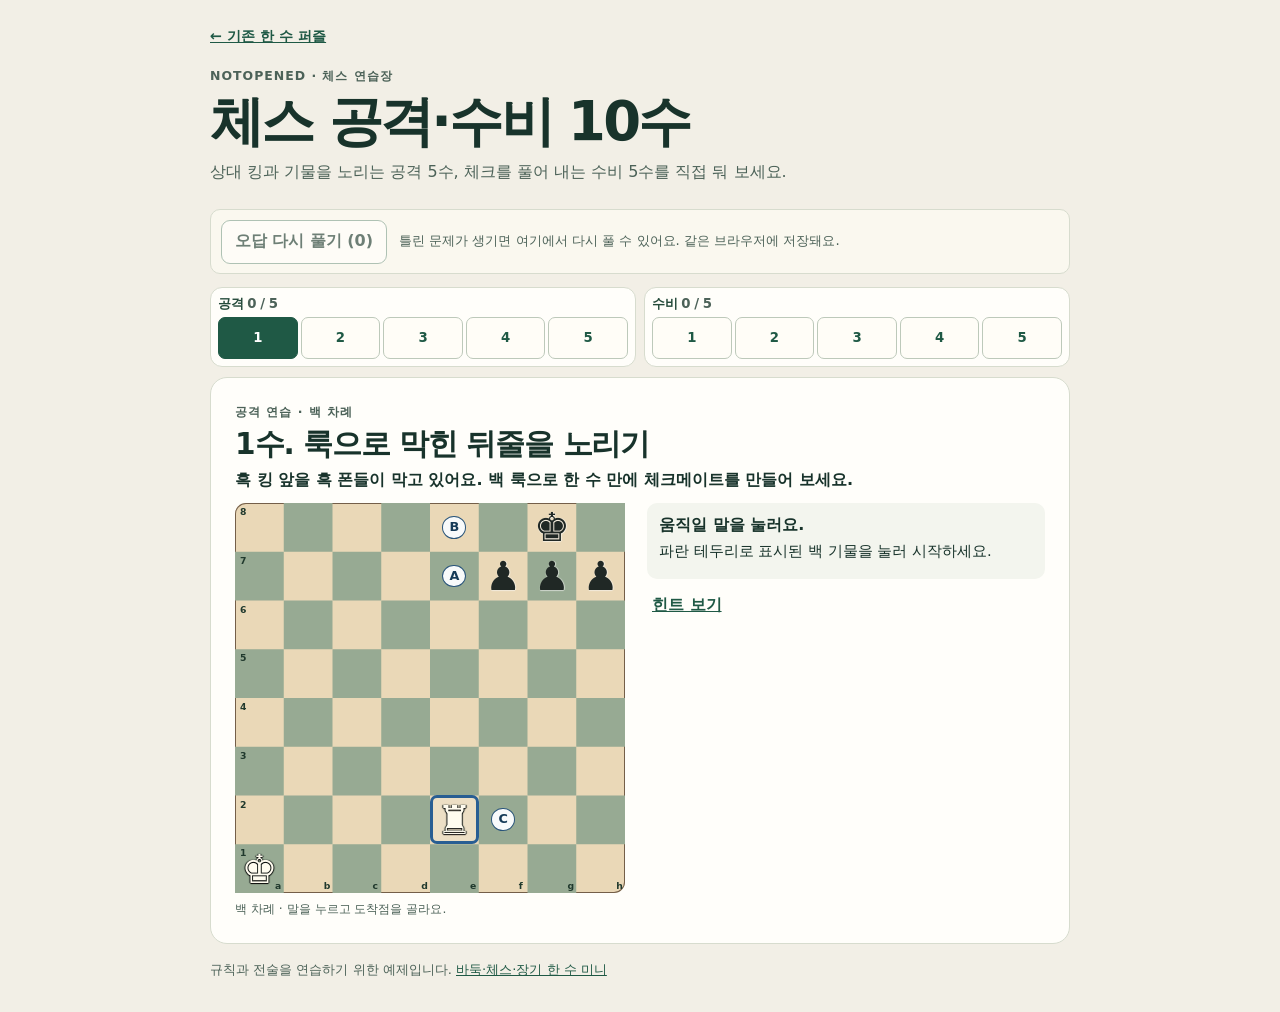
<file: chess-practice/index.html>
<!doctype html>
<html lang="ko">
<head>
<meta charset="utf-8">
<meta name="viewport" content="width=device-width, initial-scale=1">
<title>체스 공격·수비 10수 | notopened</title>
<meta name="description" content="상대 킹과 기물을 노리는 공격 5수, 체크를 풀어 내는 수비 5수를 직접 둬 보세요.">
<link rel="canonical" href="https://notopened.com/go-chess/chess-practice/">
<meta name="theme-color" content="#f2efe6">
<link rel="stylesheet" href="../janggi-beginner/course.css?v=3">
<link rel="stylesheet" href="../tactics-course.css">
<script defer src="lessons.js"></script>
<script defer src="../mistake-review.js"></script>
<script defer src="../tactics-course.js?v=review"></script>
</head>
<body data-topic="chess">
<main>
<a class="back" href="../">← 기존 한 수 퍼즐</a>
<header class="intro">
  <p class="eyebrow">NOTOPENED · 체스 연습장</p>
  <h1>체스 공격·수비 10수</h1>
  <p>상대 킹과 기물을 노리는 공격 5수, 체크를 풀어 내는 수비 5수를 직접 둬 보세요.</p>
</header>
<nav id="steps" aria-label="공격·수비 문제 고르기"></nav>
<section class="lesson" id="lesson" aria-labelledby="title">
  <p id="kicker" class="eyebrow"></p>
  <h2 id="title" tabindex="-1"></h2>
  <p id="prompt">백 차례 · 움직일 말을 누른 뒤 A, B, C 중 한곳을 고르세요.</p>
  <div class="playing">
    <div>
      <div id="board" class="tactics-board" role="group" aria-label="체스 연습판"></div>
      <p class="legend tactics-legend">백 차례 · 움직일 말을 누른 뒤 A, B, C 중 한곳을 고르세요.</p>
    </div>
    <div class="panel">
      <div class="response" id="response" role="status" aria-atomic="true"><strong id="status"></strong><p id="detail"></p></div>
      <button type="button" class="hint" id="hint" aria-expanded="false" aria-controls="hint-text">힌트 보기</button>
      <p id="hint-text" hidden></p>
      <div class="actions" id="actions">
        <button type="button" class="retry" id="retry" hidden>이 수 다시 두기</button>
        <button type="button" class="next" id="next" hidden>다음 수 →</button>
      </div>
    </div>
  </div>
</section>
<section id="finish" class="finish" aria-labelledby="finish-title" hidden>
  <p class="eyebrow" id="finish-label"></p>
  <h2 id="finish-title" tabindex="-1"></h2>
  <p>공격할 땐 상대가 어떻게 응수할지, 수비할 땐 내 킹에 공격이 남는지 보세요.</p>
  <div class="actions"><button type="button" class="retry" id="again">이 코스 처음부터 다시</button>
  <button type="button" class="next" id="continue">다른 코스로 →</button>
  <a class="retry" href="../#chess-01">기존 체스 퍼즐</a></div>
</section>
<noscript><p>연습판에서 두려면 브라우저에서 자바스크립트를 켜 주세요.</p></noscript>
<footer>규칙과 전술을 연습하기 위한 예제입니다. <a href="../">바둑·체스·장기 한 수 미니</a></footer>
</main>
</body></html>
</file>
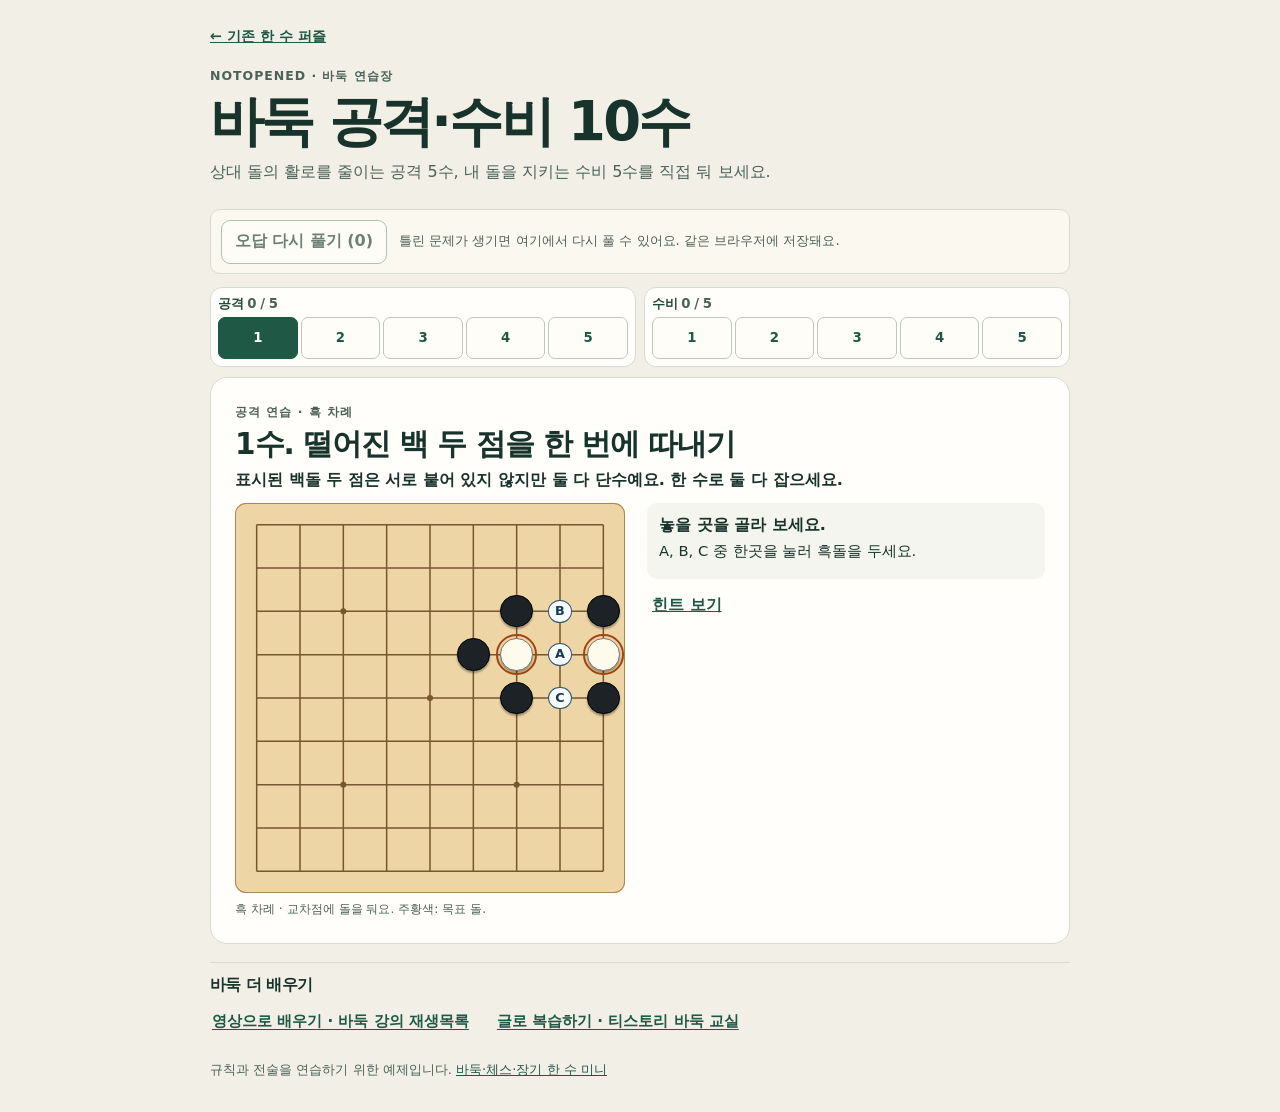
<file: go-practice/index.html>
<!doctype html>
<html lang="ko">
<head>
<meta charset="utf-8">
<meta name="viewport" content="width=device-width, initial-scale=1">
<title>바둑 공격·수비 10수 | notopened</title>
<meta name="description" content="상대 돌의 활로를 줄이는 공격 5수, 내 돌을 지키는 수비 5수를 직접 둬 보세요.">
<link rel="canonical" href="https://notopened.com/go-chess/go-practice/">
<meta name="theme-color" content="#f2efe6">
<link rel="stylesheet" href="../janggi-beginner/course.css?v=3">
<link rel="stylesheet" href="../tactics-course.css">
<script defer src="lessons.js"></script>
<script defer src="../mistake-review.js"></script>
<script defer src="../tactics-course.js?v=review"></script>
<style>
.go-learn { margin: 18px 0 0; padding-top: 12px; border-top: 1px solid var(--line); }
.go-learn h2 { margin: 0 0 4px; font-size: 1rem; }
.go-learn-links { display: flex; flex-wrap: wrap; column-gap: 24px; }
.go-learn-links a { display: flex; align-items: center; min-height: 44px; padding: 4px 2px; font-size: .94rem; font-weight: 650; text-underline-offset: .18em; overflow-wrap: anywhere; }
@media (max-width: 480px) { .go-learn-links { display: grid; } }
</style>
</head>
<body data-topic="go">
<main>
<a class="back" href="../">← 기존 한 수 퍼즐</a>
<header class="intro">
  <p class="eyebrow">NOTOPENED · 바둑 연습장</p>
  <h1>바둑 공격·수비 10수</h1>
  <p>상대 돌의 활로를 줄이는 공격 5수, 내 돌을 지키는 수비 5수를 직접 둬 보세요.</p>
</header>
<nav id="steps" aria-label="공격·수비 문제 고르기"></nav>
<section class="lesson" id="lesson" aria-labelledby="title">
  <p id="kicker" class="eyebrow"></p>
  <h2 id="title" tabindex="-1"></h2>
  <p id="prompt">흑 차례 · A, B, C 중 한곳에 흑돌을 두세요.</p>
  <div class="playing">
    <div>
      <div id="board" class="tactics-board" role="group" aria-label="바둑 연습판"></div>
      <p class="legend tactics-legend">흑 차례 · A, B, C 중 한곳에 흑돌을 두세요.</p>
    </div>
    <div class="panel">
      <div class="response" id="response" role="status" aria-atomic="true"><strong id="status"></strong><p id="detail"></p></div>
      <button type="button" class="hint" id="hint" aria-expanded="false" aria-controls="hint-text">힌트 보기</button>
      <p id="hint-text" hidden></p>
      <div class="actions" id="actions">
        <button type="button" class="retry" id="retry" hidden>이 수 다시 두기</button>
        <button type="button" class="next" id="next" hidden>다음 수 →</button>
      </div>
    </div>
  </div>
</section>
<section id="finish" class="finish" aria-labelledby="finish-title" hidden>
  <p class="eyebrow" id="finish-label"></p>
  <h2 id="finish-title" tabindex="-1"></h2>
  <p>활로를 찾아 공격하고, 위험한 내 돌은 연결하거나 달아나세요.</p>
  <div class="actions"><button type="button" class="retry" id="again">이 코스 처음부터 다시</button>
  <button type="button" class="next" id="continue">다른 코스로 →</button>
  <a class="retry" href="../#go-01">기존 바둑 퍼즐</a></div>
</section>
<noscript><p>연습판에서 두려면 브라우저에서 자바스크립트를 켜 주세요.</p></noscript>
<section class="go-learn" aria-labelledby="go-learn-title">
  <h2 id="go-learn-title">바둑 더 배우기</h2>
  <div class="go-learn-links">
    <a href="https://www.youtube.com/playlist?list=PLY7qET3F1Q2o" target="_blank" rel="noopener noreferrer" aria-label="영상으로 배우기 · 바둑 강의 재생목록 (새 탭)">영상으로 배우기 · 바둑 강의 재생목록</a>
    <a href="https://penta309.tistory.com/m/category/%EB%B0%94%EB%91%91%20%EA%B5%90%EC%8B%A4" target="_blank" rel="noopener noreferrer" aria-label="글로 복습하기 · 티스토리 바둑 교실 (새 탭)">글로 복습하기 · 티스토리 바둑 교실</a>
  </div>
</section>
<footer>규칙과 전술을 연습하기 위한 예제입니다. <a href="../">바둑·체스·장기 한 수 미니</a></footer>
</main>
</body></html>
</file>
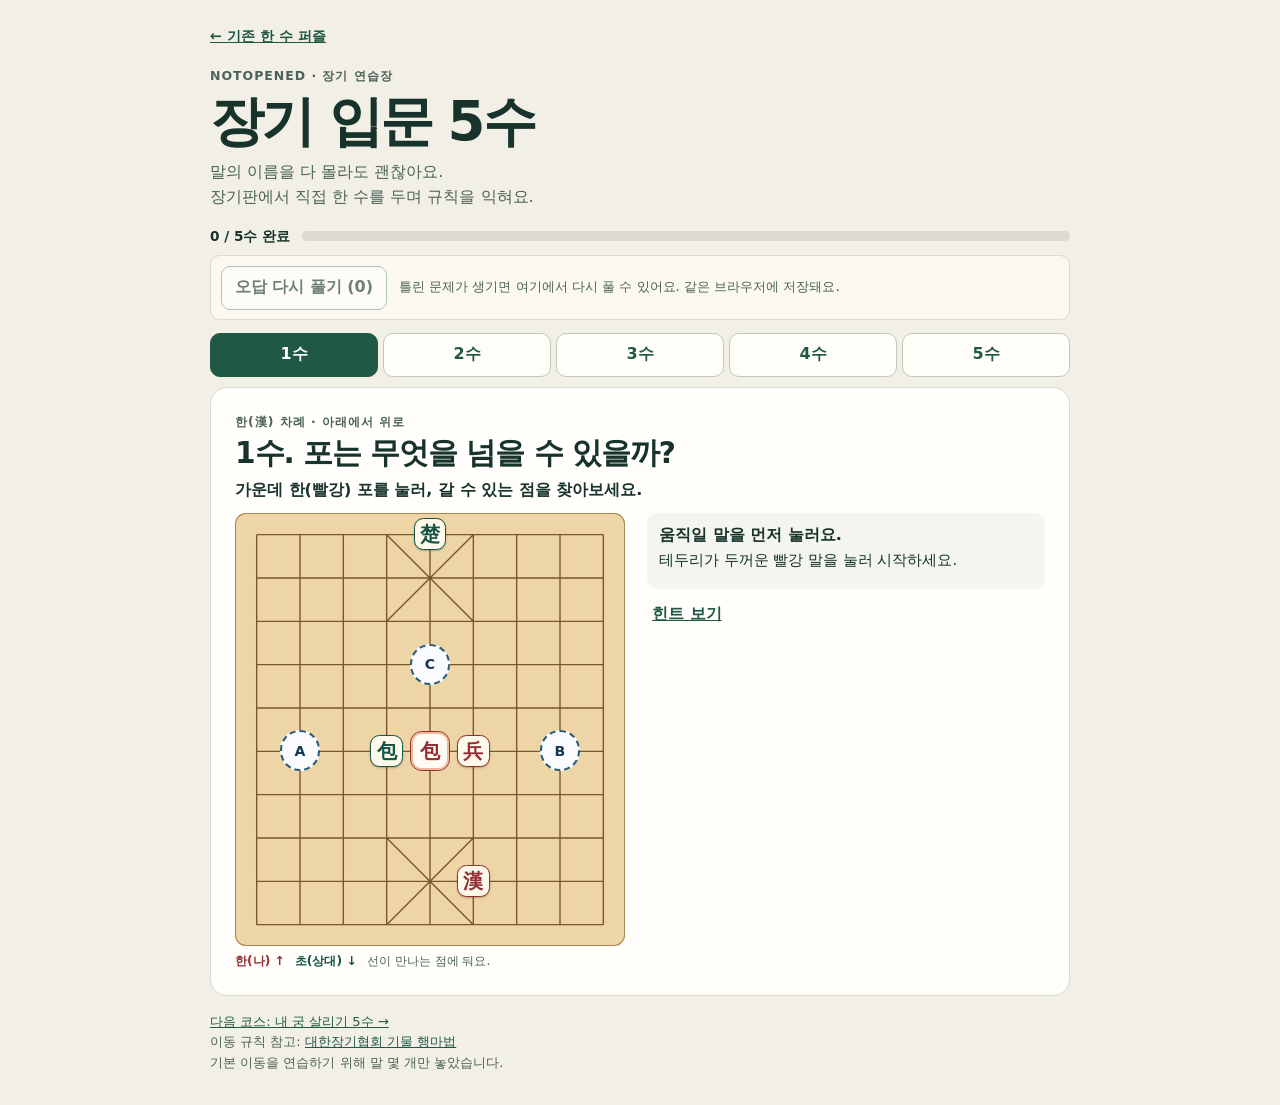
<file: janggi-beginner/index.html>
<!doctype html>
<html lang="ko">
<head>
<meta charset="utf-8">
<meta name="viewport" content="width=device-width, initial-scale=1">
<title>장기 입문 5수 | notopened</title>
<meta name="description" content="장기판에서 직접 한 수를 두며 포, 마, 차, 졸과 병의 기본 이동 규칙을 배우는 무료 장기 입문 코스. 다섯 문제와 힌트, 자세한 해설.">
<link rel="canonical" href="https://notopened.com/go-chess/janggi-beginner/">
<meta name="theme-color" content="#f2efe6">
<link rel="stylesheet" href="course.css?v=3">
<script defer src="course.js?v=2"></script>
<script defer src="../mistake-review.js"></script>
<script defer src="../janggi-course.js?v=review"></script>
</head>
<body>
<main>
  <a class="back" href="../">← 기존 한 수 퍼즐</a>
  <header class="intro">
    <p class="eyebrow">NOTOPENED · 장기 연습장</p>
    <h1>장기 입문 5수</h1>
    <p>말의 이름을 다 몰라도 괜찮아요.<br>장기판에서 직접 한 수를 두며 규칙을 익혀요.</p>
  </header>
  <div class="progress"><strong id="progress">0 / 5수 완료</strong><progress value="0" max="5" aria-label="완료한 문제 수"></progress></div>
  <nav id="steps" aria-label="연습 문제 선택"></nav>
  <section id="lesson" class="lesson" aria-labelledby="title">
    <div class="lesson-head">
      <p id="kicker" class="eyebrow">한(漢) 차례 · 아래에서 위로</p>
      <h2 id="title" tabindex="-1">1수. 포는 무엇을 넘을 수 있을까?</h2>
      <p id="prompt">움직일 말을 먼저 누르고, 도착점 A·B·C 중 한 곳을 골라 보세요.</p>
    </div>
    <div class="playing">
      <div>
        <div id="board" class="board" role="group" aria-label="장기 연습판"></div>
        <p class="legend"><b>한(나) ↑</b><b>초(상대) ↓</b><span>선이 만나는 점에 둬요.</span></p>
      </div>
      <div class="panel">
        <div class="response" id="response" role="status" aria-atomic="true">
          <strong id="status"></strong><p id="detail"></p>
        </div>
        <button type="button" class="hint" id="hint" aria-expanded="false" aria-controls="hint-text">힌트 보기</button>
        <p id="hint-text" hidden></p>
        <div class="actions">
          <button type="button" id="retry" class="retry" hidden>이 수 다시 두기</button>
          <button type="button" id="next" class="next" hidden>다음 수 →</button>
        </div>
      </div>
    </div>
  </section>
  <section class="finish" id="finish" aria-labelledby="finish-title" hidden>
    <p class="eyebrow">5 / 5수 완료</p>
    <h2 id="finish-title" tabindex="-1">이제 장기판에서 길이 보이겠네요!</h2>
    <ul>
      <li><strong>포</strong>는 포가 아닌 말 하나를 넘어야 하고, 포를 잡을 수 없어요.</li>
      <li><strong>마</strong>는 바로 옆 첫 길목이 막히면 그 방향으로 갈 수 없어요.</li>
      <li><strong>차</strong>는 가로·세로로 다니고, 궁성에 그어진 대각선도 탈 수 있어요.</li>
      <li><strong>졸과 병</strong>은 앞으로나 옆으로 한 칸. 뒤로는 못 가요.</li>
    </ul>
    <div class="actions"><button class="retry" type="button" id="again">처음부터 다시</button><a class="next" href="../janggi-defense/">다음 코스: 내 궁 살리기 →</a><a class="retry" href="../#janggi-01">기존 장기 퍼즐</a></div>
  </section>
  <noscript><p>장기판을 움직이려면 브라우저에서 자바스크립트를 켜 주세요.</p></noscript>
  <footer><a href="../janggi-defense/">다음 코스: 내 궁 살리기 5수 →</a><br>이동 규칙 참고: <a href="https://koreajanggi.cafe24.com/business/business6.php">대한장기협회 기물 행마법</a><br>기본 이동을 연습하기 위해 말 몇 개만 놓았습니다.</footer>
</main>
</body>
</html>
</file>
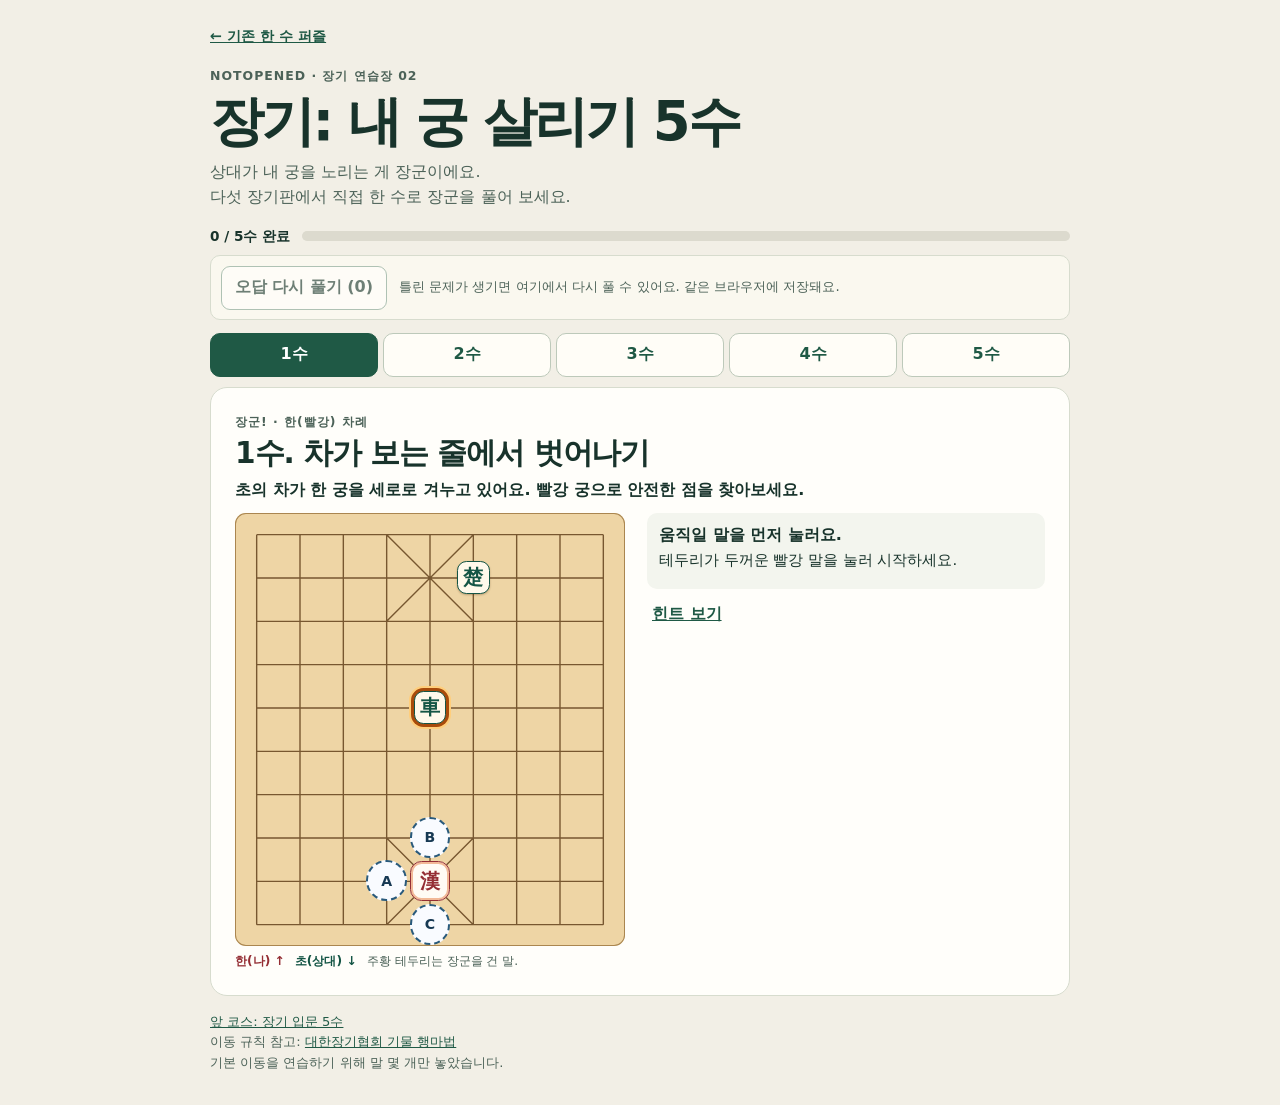
<file: janggi-defense/index.html>
<!doctype html>
<html lang="ko">
<head>
<meta charset="utf-8">
<meta name="viewport" content="width=device-width, initial-scale=1">
<title>장기: 내 궁 살리기 5수 | notopened</title>
<meta name="description" content="상대가 장군을 걸었을 때 궁을 피하고, 공격을 막고, 공격한 말을 잡아 보세요. 판에서 직접 두는 무료 장기 연습 다섯 문제.">
<link rel="canonical" href="https://notopened.com/go-chess/janggi-defense/">
<meta name="theme-color" content="#f2efe6">
<link rel="stylesheet" href="../janggi-beginner/course.css?v=3">
<script defer src="lessons.js"></script>
<script defer src="../mistake-review.js"></script>
<script defer src="../janggi-course.js?v=review"></script>
</head>
<body>
<main>
  <a class="back" href="../">← 기존 한 수 퍼즐</a>
  <header class="intro">
    <p class="eyebrow">NOTOPENED · 장기 연습장 02</p>
    <h1>장기: 내 궁 살리기 5수</h1>
    <p>상대가 내 궁을 노리는 게 장군이에요.<br>다섯 장기판에서 직접 한 수로 장군을 풀어 보세요.</p>
  </header>
  <div class="progress"><strong id="progress">0 / 5수 완료</strong><progress value="0" max="5" aria-label="완료한 문제 수"></progress></div>
  <nav id="steps" aria-label="연습 문제 선택"></nav>
  <section id="lesson" class="lesson" aria-labelledby="title">
    <div class="lesson-head">
      <p id="kicker" class="eyebrow">한(漢) 차례 · 아래에서 위로</p>
      <h2 id="title" tabindex="-1">1수. 차가 보는 줄에서 벗어나기</h2>
      <p id="prompt">움직일 말을 먼저 누르고, 도착점 A·B·C 중 한 곳을 골라 보세요.</p>
    </div>
    <div class="playing">
      <div>
        <div id="board" class="board" role="group" aria-label="장기 연습판"></div>
        <p class="legend"><b>한(나) ↑</b><b>초(상대) ↓</b><span>주황 테두리는 장군을 건 말.</span></p>
      </div>
      <div class="panel">
        <div class="response" id="response" role="status" aria-atomic="true">
          <strong id="status"></strong><p id="detail"></p>
        </div>
        <button type="button" class="hint" id="hint" aria-expanded="false" aria-controls="hint-text">힌트 보기</button>
        <p id="hint-text" hidden></p>
        <div class="actions">
          <button type="button" id="retry" class="retry" hidden>이 수 다시 두기</button>
          <button type="button" id="next" class="next" hidden>다음 수 →</button>
        </div>
      </div>
    </div>
  </section>
  <section class="finish" id="finish" aria-labelledby="finish-title" hidden>
    <p class="eyebrow">5 / 5수 완료</p>
    <h2 id="finish-title" tabindex="-1">장군을 푸는 다섯 수를 익혔어요!</h2>
    <ul>
      <li><strong>피하기:</strong> 상대 말이 닿지 않는 궁성 자리로 궁을 옮겨요.</li>
      <li><strong>막기:</strong> 상대 차와 내 궁 사이에 내 말을 놓아요.</li>
      <li><strong>잡기:</strong> 장군을 건 말을 잡고, 다른 공격이 남지 않았는지 봐요.</li>
      <li><strong>포다리:</strong> 포가 넘을 말이 없어지면 그 줄의 공격도 풀려요.</li>
    </ul>
    <div class="actions"><button class="retry" type="button" id="again">처음부터 다시</button><a class="next" href="../#janggi-01">기존 장기 퍼즐 →</a></div>
  </section>
  <noscript><p>장기판을 움직이려면 브라우저에서 자바스크립트를 켜 주세요.</p></noscript>
  <footer><a href="../janggi-beginner/">앞 코스: 장기 입문 5수</a><br>이동 규칙 참고: <a href="https://koreajanggi.cafe24.com/business/business6.php">대한장기협회 기물 행마법</a><br>기본 이동을 연습하기 위해 말 몇 개만 놓았습니다.</footer>
</main>
</body>
</html>
</file>
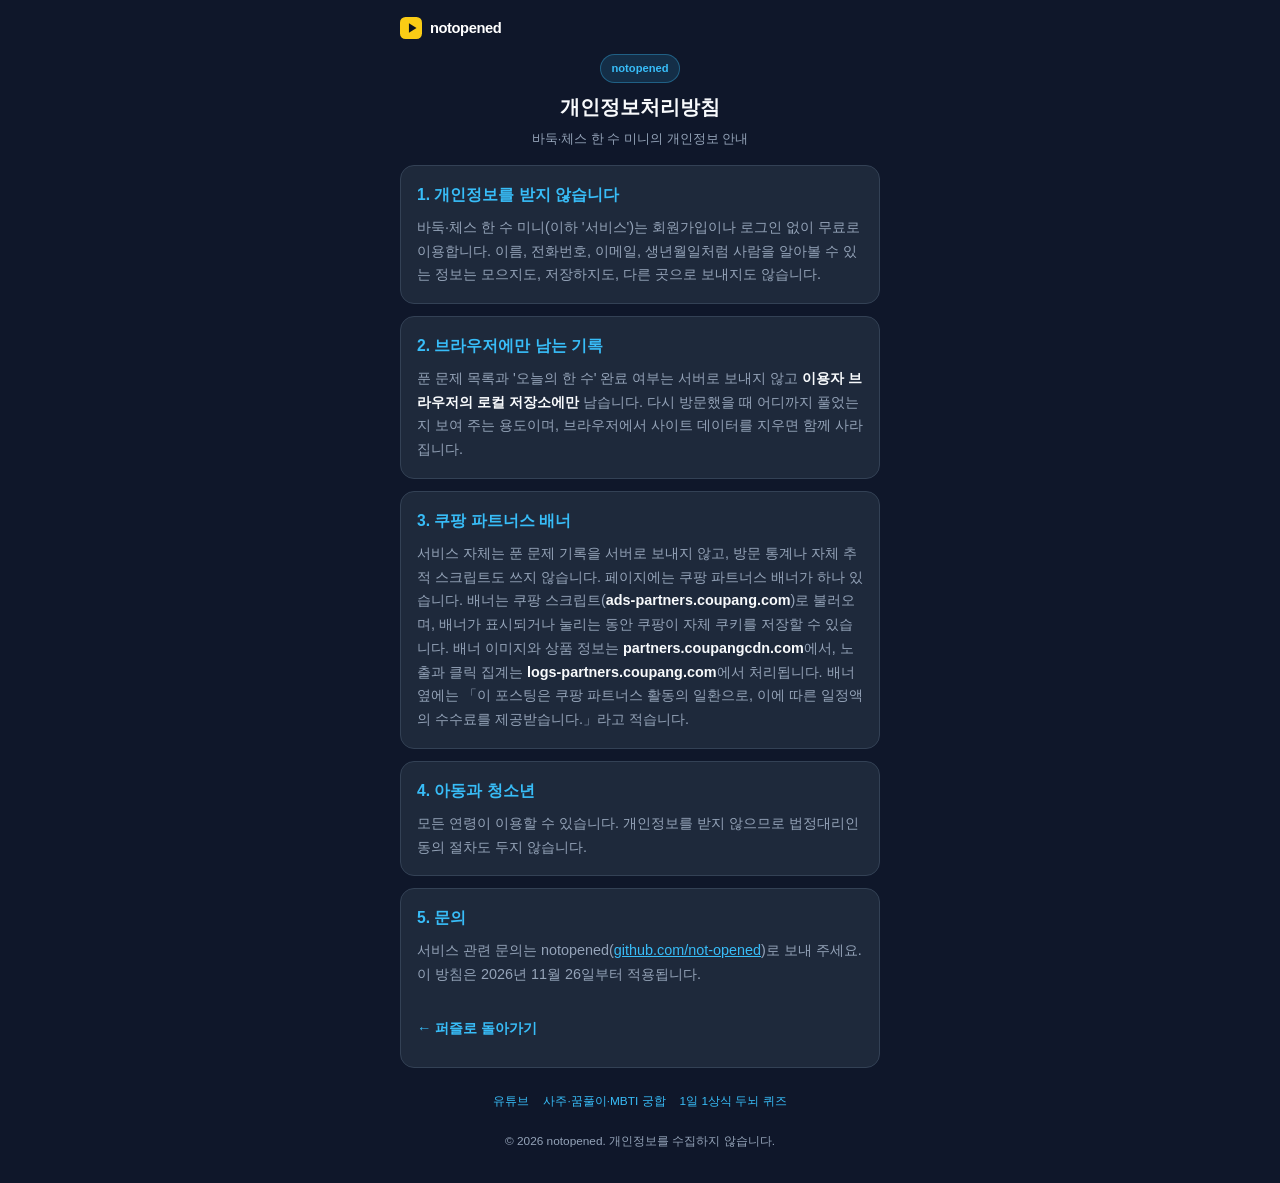
<file: privacy.html>
<!DOCTYPE html>
<html lang="ko">
<head>
  <meta charset="UTF-8">
  <meta name="viewport" content="width=device-width, initial-scale=1.0, maximum-scale=5.0, user-scalable=yes">
  <title>개인정보처리방침 | 바둑·체스 한 수 미니</title>
  <meta name="description" content="바둑·체스 한 수 미니는 회원가입 없이 이용하며 서비스 자체는 개인정보를 수집하지 않습니다. 쿠팡 파트너스 배너가 뜨거나 눌리면 쿠팡 쿠키가 저장될 수 있습니다.">
  <link rel="canonical" href="https://notopened.com/go-chess/privacy.html">
  <link rel="icon" href="data:image/svg+xml,<svg xmlns=%27http://www.w3.org/2000/svg%27 viewBox=%270 0 100 100%27><text y=%27.9em%27 font-size=%2790%27>♟️</text></svg>">
  <style>
    :root { --bg:#0f172a; --card:#1e293b; --text:#f8fafc; --muted:#94a3b8; --border:#334155; --accent:#38bdf8; }
    * { box-sizing: border-box; margin: 0; padding: 0; }
    html, body { overflow-x: hidden; }
    body { font-family: -apple-system, BlinkMacSystemFont, "Segoe UI", Roboto, "Noto Sans KR", sans-serif;
           background: var(--bg); color: var(--text); padding: 16px 12px 32px; font-size: 0.9rem; line-height: 1.65; }
    .container { max-width: 480px; margin: 0 auto; }
    .brand {
      display: flex;
      align-items: center;
      gap: 8px;
      width: fit-content;
      margin: 0 0 14px;
      color: #fff;
      text-decoration: none;
    }
    .brand:hover,
    .brand:focus,
    .brand:active {
      color: #fff;
      text-decoration: none;
    }
    .brand:focus-visible {
      outline: 2px solid #facc15;
      outline-offset: 3px;
      border-radius: 6px;
    }
    .brand-logo {
      width: 22px;
      height: 22px;
      flex: 0 0 auto;
      display: block;
    }
    .brand-name {
      font-size: 0.92rem;
      font-weight: 700;
      letter-spacing: -0.03em;
      color: #fff;
      text-decoration: none;
    }
    header { text-align: center; margin-bottom: 16px; }
    .badge { display: inline-block; font-size: 0.7rem; font-weight: 700; color: var(--accent);
             background: rgba(56,189,248,0.14); border: 1px solid rgba(56,189,248,0.35);
             padding: 4px 10px; border-radius: 999px; margin-bottom: 8px; }
    h1 { font-size: 1.25rem; font-weight: 800; margin-bottom: 4px; }
    header p { font-size: 0.8rem; color: var(--muted); }
    section { background: var(--card); border: 1px solid var(--border); border-radius: 14px; padding: 16px; margin-bottom: 12px; }
    h2 { font-size: 0.98rem; color: var(--accent); margin-bottom: 8px; }
    p { color: var(--muted); margin-bottom: 12px; }
    p:last-child { margin-bottom: 0; }
    strong { color: var(--text); }
    a { color: var(--accent); }
    .back { display: inline-flex; align-items: center; min-height: 44px; margin-top: 8px; font-weight: 700; text-decoration: none; }
    footer { text-align: center; font-size: 0.74rem; color: var(--muted); }
    .footer-links { display: flex; justify-content: center; gap: 4px 14px; flex-wrap: wrap; margin-bottom: 8px; }
    .footer-links a { display: inline-flex; align-items: center; min-height: 44px; text-decoration: none; }
  </style>
</head>
<body>
  <main class="container">
    <a class="brand" href="https://notopened.com/" aria-label="노트오픈드 홈으로">
      <svg class="brand-logo" viewBox="0 0 32 32" aria-hidden="true" focusable="false">
        <rect width="32" height="32" rx="8" fill="#facc15"/>
        <polygon points="13,9 13,23 24,16" fill="#0b1220"/>
      </svg>
      <span class="brand-name">notopened</span>
    </a>
    <header>
      <div class="badge">notopened</div>
      <h1>개인정보처리방침</h1>
      <p>바둑·체스 한 수 미니의 개인정보 안내</p>
    </header>

    <section>
      <h2>1. 개인정보를 받지 않습니다</h2>
      <p>바둑·체스 한 수 미니(이하 '서비스')는 회원가입이나 로그인 없이 무료로 이용합니다. 이름, 전화번호, 이메일, 생년월일처럼 사람을 알아볼 수 있는 정보는 모으지도, 저장하지도, 다른 곳으로 보내지도 않습니다.</p>
    </section>

    <section>
      <h2>2. 브라우저에만 남는 기록</h2>
      <p>푼 문제 목록과 '오늘의 한 수' 완료 여부는 서버로 보내지 않고 <strong>이용자 브라우저의 로컬 저장소에만</strong> 남습니다. 다시 방문했을 때 어디까지 풀었는지 보여 주는 용도이며, 브라우저에서 사이트 데이터를 지우면 함께 사라집니다.</p>
    </section>

    <section>
      <h2>3. 쿠팡 파트너스 배너</h2>
      <p>서비스 자체는 푼 문제 기록을 서버로 보내지 않고, 방문 통계나 자체 추적 스크립트도 쓰지 않습니다. 페이지에는 쿠팡 파트너스 배너가 하나 있습니다. 배너는 쿠팡 스크립트(<strong>ads-partners.coupang.com</strong>)로 불러오며, 배너가 표시되거나 눌리는 동안 쿠팡이 자체 쿠키를 저장할 수 있습니다. 배너 이미지와 상품 정보는 <strong>partners.coupangcdn.com</strong>에서, 노출과 클릭 집계는 <strong>logs-partners.coupang.com</strong>에서 처리됩니다. 배너 옆에는 「이 포스팅은 쿠팡 파트너스 활동의 일환으로, 이에 따른 일정액의 수수료를 제공받습니다.」라고 적습니다.</p>
    </section>

    <section>
      <h2>4. 아동과 청소년</h2>
      <p>모든 연령이 이용할 수 있습니다. 개인정보를 받지 않으므로 법정대리인 동의 절차도 두지 않습니다.</p>
    </section>

    <section>
      <h2>5. 문의</h2>
      <p>서비스 관련 문의는 notopened(<a href="https://github.com/not-opened">github.com/not-opened</a>)로 보내 주세요. 이 방침은 2026년 11월 26일부터 적용됩니다.</p>
      <a class="back" href="./">← 퍼즐로 돌아가기</a>
    </section>

    <footer>
      <nav class="footer-links" aria-label="사이트 안내">
        <a href="https://www.youtube.com/@notopened" rel="noopener">유튜브</a>
        <a href="https://notopened.com/fortune/" rel="noopener">사주·꿈풀이·MBTI 궁합</a>
        <a href="https://notopened.com/quiz/" rel="noopener">1일 1상식 두뇌 퀴즈</a>
      </nav>
      <p>&copy; 2026 notopened. 개인정보를 수집하지 않습니다.</p>
    </footer>
  </main>
</body>
</html>
</file>
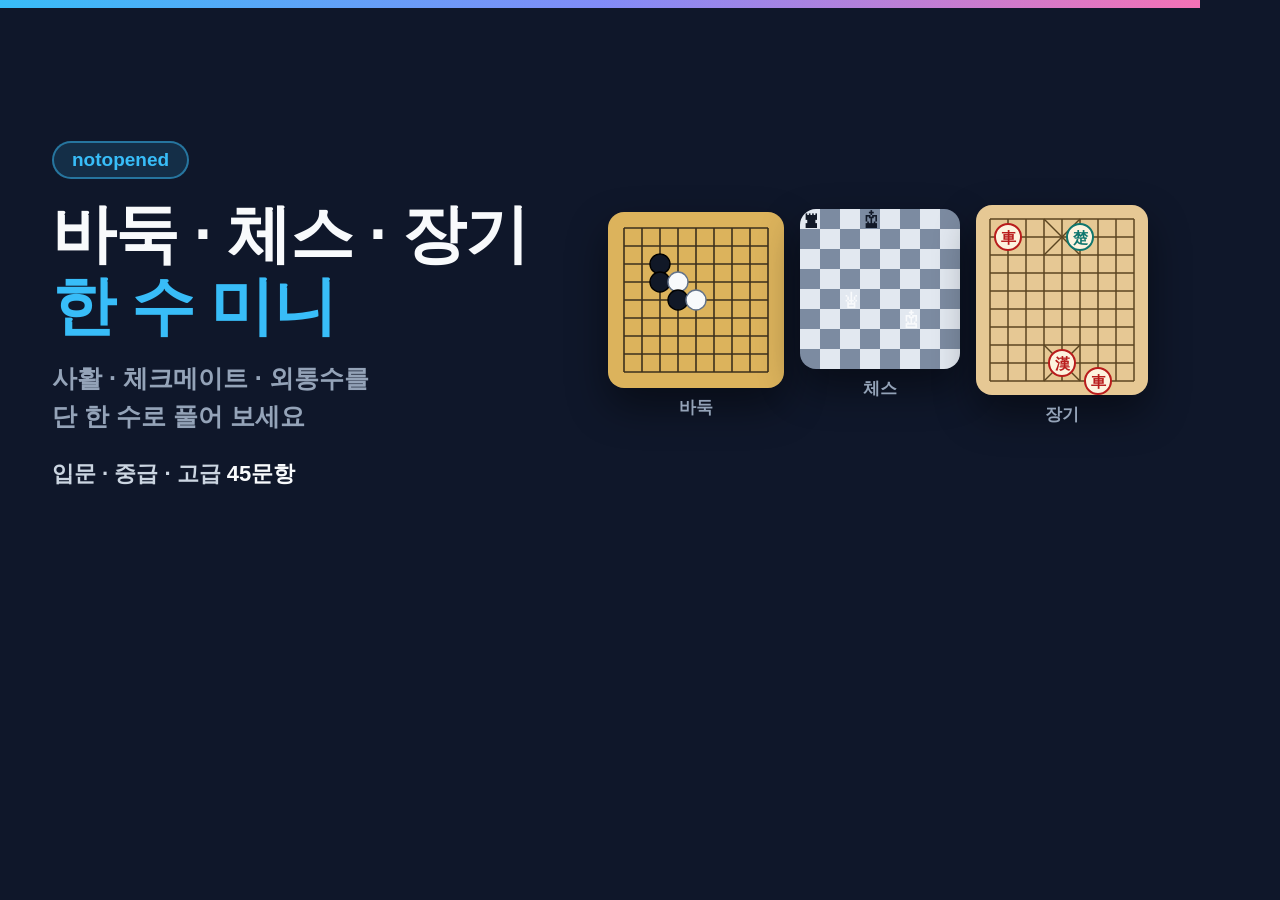
<file: tools/og_render.html>
<!DOCTYPE html>
<html lang="ko"><head><meta charset="utf-8"><style>
  * { margin:0; padding:0; box-sizing:border-box; }
  body { width:1200px; height:630px; background:#0f172a; color:#f8fafc;
         font-family:-apple-system,BlinkMacSystemFont,"Segoe UI","Noto Sans KR",sans-serif;
         display:flex; align-items:center; gap:16px; padding:0 52px; overflow:hidden; position:relative; }
  .bar { position:absolute; left:0; top:0; width:100%; height:8px;
         background:linear-gradient(90deg,#38bdf8,#818cf8,#f472b6); }
  .left { width:530px; flex:0 0 auto; }
  .badge { display:inline-block; font-size:19px; font-weight:800; color:#38bdf8;
           background:rgba(56,189,248,.14); border:2px solid rgba(56,189,248,.5);
           padding:6px 18px; border-radius:999px; margin-bottom:20px; }
  h1 { font-size:64px; line-height:1.12; font-weight:900; letter-spacing:-.02em; }
  h1 .accent { color:#38bdf8; display:block; }
  .sub { margin-top:18px; font-size:25px; line-height:1.5; color:#94a3b8; font-weight:600; }
  .meta { margin-top:24px; font-size:22px; color:#cbd5e1; font-weight:700; }
  .meta b { color:#f8fafc; }
  .boards { display:flex; align-items:center; gap:16px; flex:1 1 auto; justify-content:flex-end; }
  .board { border-radius:16px; overflow:hidden; box-shadow:0 18px 40px rgba(0,0,0,.45); display:block; }
  .cap { text-align:center; font-size:17px; font-weight:800; color:#94a3b8; margin-top:8px; }
  .col { display:flex; flex-direction:column; align-items:center; }
</style></head>
<body>
<div class="bar"></div>
<div class="left">
  <span class="badge">notopened</span>
  <h1>바둑 · 체스 · 장기<span class="accent">한 수 미니</span></h1>
  <div class="sub">사활 · 체크메이트 · 외통수를<br>단 한 수로 풀어 보세요</div>
  <div class="meta">입문 · 중급 · 고급 <b>45문항</b></div>
</div>
<div class="boards">
  <div class="col"><svg class="board" width="176" height="176" viewBox="0 0 176 176"><rect width="176" height="176" fill="#dcb35c"/><g stroke="#3b2f1c" stroke-width="1.6"><line x1="16" y1="16" x2="160" y2="16"/><line x1="16" y1="16" x2="16" y2="160"/><line x1="16" y1="34" x2="160" y2="34"/><line x1="34" y1="16" x2="34" y2="160"/><line x1="16" y1="52" x2="160" y2="52"/><line x1="52" y1="16" x2="52" y2="160"/><line x1="16" y1="70" x2="160" y2="70"/><line x1="70" y1="16" x2="70" y2="160"/><line x1="16" y1="88" x2="160" y2="88"/><line x1="88" y1="16" x2="88" y2="160"/><line x1="16" y1="106" x2="160" y2="106"/><line x1="106" y1="16" x2="106" y2="160"/><line x1="16" y1="124" x2="160" y2="124"/><line x1="124" y1="16" x2="124" y2="160"/><line x1="16" y1="142" x2="160" y2="142"/><line x1="142" y1="16" x2="142" y2="160"/><line x1="16" y1="160" x2="160" y2="160"/><line x1="160" y1="16" x2="160" y2="160"/></g><circle cx="52" cy="52" r="10" fill="#111827" stroke="#000" stroke-width="1.4"/><circle cx="52" cy="70" r="10" fill="#111827" stroke="#000" stroke-width="1.4"/><circle cx="70" cy="70" r="10" fill="#f8fafc" stroke="#64748b" stroke-width="1.4"/><circle cx="70" cy="88" r="10" fill="#111827" stroke="#000" stroke-width="1.4"/><circle cx="88" cy="88" r="10" fill="#f8fafc" stroke="#64748b" stroke-width="1.4"/></svg><div class="cap">바둑</div></div>
  <div class="col" style="margin-bottom:22px"><svg class="board" width="160" height="160" viewBox="0 0 160 160"><rect x="0" y="0" width="20" height="20" fill="#e2e8f0"/><rect x="20" y="0" width="20" height="20" fill="#7c8ba1"/><rect x="40" y="0" width="20" height="20" fill="#e2e8f0"/><rect x="60" y="0" width="20" height="20" fill="#7c8ba1"/><rect x="80" y="0" width="20" height="20" fill="#e2e8f0"/><rect x="100" y="0" width="20" height="20" fill="#7c8ba1"/><rect x="120" y="0" width="20" height="20" fill="#e2e8f0"/><rect x="140" y="0" width="20" height="20" fill="#7c8ba1"/><rect x="0" y="20" width="20" height="20" fill="#7c8ba1"/><rect x="20" y="20" width="20" height="20" fill="#e2e8f0"/><rect x="40" y="20" width="20" height="20" fill="#7c8ba1"/><rect x="60" y="20" width="20" height="20" fill="#e2e8f0"/><rect x="80" y="20" width="20" height="20" fill="#7c8ba1"/><rect x="100" y="20" width="20" height="20" fill="#e2e8f0"/><rect x="120" y="20" width="20" height="20" fill="#7c8ba1"/><rect x="140" y="20" width="20" height="20" fill="#e2e8f0"/><rect x="0" y="40" width="20" height="20" fill="#e2e8f0"/><rect x="20" y="40" width="20" height="20" fill="#7c8ba1"/><rect x="40" y="40" width="20" height="20" fill="#e2e8f0"/><rect x="60" y="40" width="20" height="20" fill="#7c8ba1"/><rect x="80" y="40" width="20" height="20" fill="#e2e8f0"/><rect x="100" y="40" width="20" height="20" fill="#7c8ba1"/><rect x="120" y="40" width="20" height="20" fill="#e2e8f0"/><rect x="140" y="40" width="20" height="20" fill="#7c8ba1"/><rect x="0" y="60" width="20" height="20" fill="#7c8ba1"/><rect x="20" y="60" width="20" height="20" fill="#e2e8f0"/><rect x="40" y="60" width="20" height="20" fill="#7c8ba1"/><rect x="60" y="60" width="20" height="20" fill="#e2e8f0"/><rect x="80" y="60" width="20" height="20" fill="#7c8ba1"/><rect x="100" y="60" width="20" height="20" fill="#e2e8f0"/><rect x="120" y="60" width="20" height="20" fill="#7c8ba1"/><rect x="140" y="60" width="20" height="20" fill="#e2e8f0"/><rect x="0" y="80" width="20" height="20" fill="#e2e8f0"/><rect x="20" y="80" width="20" height="20" fill="#7c8ba1"/><rect x="40" y="80" width="20" height="20" fill="#e2e8f0"/><rect x="60" y="80" width="20" height="20" fill="#7c8ba1"/><rect x="80" y="80" width="20" height="20" fill="#e2e8f0"/><rect x="100" y="80" width="20" height="20" fill="#7c8ba1"/><rect x="120" y="80" width="20" height="20" fill="#e2e8f0"/><rect x="140" y="80" width="20" height="20" fill="#7c8ba1"/><rect x="0" y="100" width="20" height="20" fill="#7c8ba1"/><rect x="20" y="100" width="20" height="20" fill="#e2e8f0"/><rect x="40" y="100" width="20" height="20" fill="#7c8ba1"/><rect x="60" y="100" width="20" height="20" fill="#e2e8f0"/><rect x="80" y="100" width="20" height="20" fill="#7c8ba1"/><rect x="100" y="100" width="20" height="20" fill="#e2e8f0"/><rect x="120" y="100" width="20" height="20" fill="#7c8ba1"/><rect x="140" y="100" width="20" height="20" fill="#e2e8f0"/><rect x="0" y="120" width="20" height="20" fill="#e2e8f0"/><rect x="20" y="120" width="20" height="20" fill="#7c8ba1"/><rect x="40" y="120" width="20" height="20" fill="#e2e8f0"/><rect x="60" y="120" width="20" height="20" fill="#7c8ba1"/><rect x="80" y="120" width="20" height="20" fill="#e2e8f0"/><rect x="100" y="120" width="20" height="20" fill="#7c8ba1"/><rect x="120" y="120" width="20" height="20" fill="#e2e8f0"/><rect x="140" y="120" width="20" height="20" fill="#7c8ba1"/><rect x="0" y="140" width="20" height="20" fill="#7c8ba1"/><rect x="20" y="140" width="20" height="20" fill="#e2e8f0"/><rect x="40" y="140" width="20" height="20" fill="#7c8ba1"/><rect x="60" y="140" width="20" height="20" fill="#e2e8f0"/><rect x="80" y="140" width="20" height="20" fill="#7c8ba1"/><rect x="100" y="140" width="20" height="20" fill="#e2e8f0"/><rect x="120" y="140" width="20" height="20" fill="#7c8ba1"/><rect x="140" y="140" width="20" height="20" fill="#e2e8f0"/><text x="10.0" y="19.0" font-size="26" text-anchor="middle" fill="#111827">♜</text><text x="70.0" y="19.0" font-size="26" text-anchor="middle" fill="#111827">♚</text><text x="50.0" y="99.0" font-size="26" text-anchor="middle" fill="#f8fafc">♕</text><text x="110.0" y="119.0" font-size="26" text-anchor="middle" fill="#f8fafc">♔</text></svg><div class="cap">체스</div></div>
  <div class="col"><svg class="board" width="172" height="190" viewBox="0 0 172 190"><rect width="172" height="190" fill="#e6c894"/><g stroke="#5b4520" stroke-width="1.5"><line x1="14" y1="14" x2="158" y2="14"/><line x1="14" y1="32" x2="158" y2="32"/><line x1="14" y1="50" x2="158" y2="50"/><line x1="14" y1="68" x2="158" y2="68"/><line x1="14" y1="86" x2="158" y2="86"/><line x1="14" y1="104" x2="158" y2="104"/><line x1="14" y1="122" x2="158" y2="122"/><line x1="14" y1="140" x2="158" y2="140"/><line x1="14" y1="158" x2="158" y2="158"/><line x1="14" y1="176" x2="158" y2="176"/><line x1="14" y1="14" x2="14" y2="176"/><line x1="32" y1="14" x2="32" y2="176"/><line x1="50" y1="14" x2="50" y2="176"/><line x1="68" y1="14" x2="68" y2="176"/><line x1="86" y1="14" x2="86" y2="176"/><line x1="104" y1="14" x2="104" y2="176"/><line x1="122" y1="14" x2="122" y2="176"/><line x1="140" y1="14" x2="140" y2="176"/><line x1="158" y1="14" x2="158" y2="176"/><line x1="68" y1="14" x2="104" y2="50"/><line x1="104" y1="14" x2="68" y2="50"/><line x1="68" y1="140" x2="104" y2="176"/><line x1="104" y1="140" x2="68" y2="176"/></g><circle cx="32" cy="32" r="13" fill="#fdf3df" stroke="#b91c1c" stroke-width="2"/><text x="32" y="37.5" font-size="15" font-weight="700" text-anchor="middle" fill="#b91c1c">車</text><circle cx="104" cy="32" r="13" fill="#fdf3df" stroke="#0f766e" stroke-width="2"/><text x="104" y="37.5" font-size="15" font-weight="700" text-anchor="middle" fill="#0f766e">楚</text><circle cx="86" cy="158" r="13" fill="#fdf3df" stroke="#b91c1c" stroke-width="2"/><text x="86" y="163.5" font-size="15" font-weight="700" text-anchor="middle" fill="#b91c1c">漢</text><circle cx="122" cy="176" r="13" fill="#fdf3df" stroke="#b91c1c" stroke-width="2"/><text x="122" y="181.5" font-size="15" font-weight="700" text-anchor="middle" fill="#b91c1c">車</text></svg><div class="cap">장기</div></div>
</div>
</body></html>
</file>
<file: janggi-beginner/course.css>
:root {
  color-scheme: light;
  --ink: #18332b;
  --muted: #4c6258;
  --green: #1f5945;
  --cream: #f2efe6;
  --line: #d7dcce;
  font-family: system-ui, "Malgun Gothic", sans-serif;
}
* { box-sizing: border-box; }
[hidden] { display: none !important; }
body { margin: 0; color: var(--ink); background: var(--cream); line-height: 1.55; }
main { width: min(100% - 24px, 860px); margin: 0 auto; padding: 14px 0 32px; }
button { font: inherit; cursor: pointer; }
a { color: var(--green); }
:focus-visible { outline: 3px solid #1758ac; outline-offset: 2px; }
.back { display: inline-flex; align-items: center; min-height: 44px; font-size: .9rem; font-weight: 700; }
.intro { padding: 8px 0 16px; }
.eyebrow { margin: 0; color: var(--muted); font-size: .78rem; font-weight: 800; letter-spacing: .08em; }
h1 { margin: .1em 0; font-size: clamp(2rem, 6vw, 3.4rem); letter-spacing: -.05em; line-height: 1.13; }
.intro > p:last-child { margin: 8px 0 0; color: var(--muted); }
.progress { display: flex; align-items: center; gap: 12px; font-size: .85rem; }
progress { flex: 1; height: 10px; border: 0; border-radius: 99px; overflow: hidden; accent-color: var(--green); background: #dcdace; }
progress::-webkit-progress-bar { background: #dcdace; }
progress::-webkit-progress-value { background: var(--green); }
#steps { display: grid; grid-template-columns: repeat(5, 1fr); gap: 5px; margin: 10px 0; }
#steps button { min-height: 44px; padding: 2px; color: var(--green); background: #fffdf7; border: 1px solid #bdc9ba; border-radius: 10px; font-weight: 750; }
#steps [aria-current="step"] { color: #fff; background: var(--green); border-color: var(--green); }
.lesson, .finish { padding: clamp(10px, 3vw, 24px); border: 1px solid var(--line); border-radius: 17px; background: #fffefa; }
h2 { margin: 3px 0; font-size: clamp(1.24rem, 4vw, 1.85rem); line-height: 1.3; letter-spacing: -.035em; }
#prompt { margin: 5px 0 10px; font-weight: 620; }
.playing { display: grid; grid-template-columns: minmax(0, 390px) minmax(0, 1fr); gap: clamp(10px, 3vw, 22px); }
.board { position: relative; display: grid; grid-template-columns: repeat(9, minmax(0, 1fr)); grid-template-rows: repeat(10, minmax(0, 1fr)); aspect-ratio: 9/10; background: #eed5a5; border-radius: 11px; box-shadow: inset 0 0 0 1px #aa8650; isolation: isolate; }
.board svg { position: absolute; width: 100%; height: 100%; inset: 0; pointer-events: none; }
.token, .target { z-index: 1; place-self: center; display: grid; place-items: center; padding: 0; line-height: 1; }
.token { width: 75%; aspect-ratio: 1; border-radius: 29%; background: #fff9eb; border: 1px solid currentColor; box-shadow: 0 1px 2px #47290b50; font-size: clamp(.9rem, 4.2vw, 1.25rem); font-weight: 800; color: #942e34; }
.token.cho { color: #145545; }
button.token { width: 92%; background: #fffbf4; box-shadow: inset 0 0 0 2px #f2b997; }
button.token[aria-pressed="true"] { color: white; background: #942e34; box-shadow: none; }
.target { width: 94%; aspect-ratio: 1; font-size: .88rem; font-weight: 850; color: #173953; border: 2px dashed #295a7c; border-radius: 50%; background: #f9fbff; }
.target.over-piece { place-self: stretch; display: flex; justify-content: end; align-items: start; width: auto; aspect-ratio: auto; padding: 0; color: #fff; border: 0; border-radius: 4px; background: transparent; z-index: 2; }
.target.over-piece span { padding: 2px 4px; border-radius: 4px; background: #214c6b; }
.target.miss:not(.over-piece) { color: #8e222d; border-color: #8e222d; background: #fff3f3; }
.target.miss.over-piece span { background: #8e222d; }
button:disabled { cursor: default; }
.legend { display: flex; gap: 10px; flex-wrap: wrap; margin: 6px 0 0; font-size: .77rem; color: var(--muted); }
.legend b:first-child { color: #942e34; }
.legend b:nth-child(2) { color: #145545; }
.panel { min-width: 0; }
.response { min-height: 76px; padding: 10px 12px; background: #f3f5ee; border-radius: 10px; }
.response p { margin: 2px 0 0; font-size: .92rem; }
.response[data-tone="wrong"] { background: #fff0ed; color: #792628; }
.response[data-tone="ok"] { background: #e1f0e6; color: #164934; }
.hint { margin: 4px 0 0; border: 0; background: transparent; color: var(--green); min-height: 44px; padding: 0 5px; text-decoration: underline; font-weight: 750; }
#hint-text { margin: 0 0 8px; padding: 7px 10px; border-left: 3px solid #b09668; font-size: .9rem; }
.actions { display: flex; flex-wrap: wrap; gap: 7px; margin-top: 6px; }
.next, .retry { min-height: 44px; display: inline-flex; align-items: center; padding: 6px 13px; border-radius: 9px; font-weight: 750; text-decoration: none; }
.next { background: var(--green); color: white; border: 1px solid var(--green); }
.retry { background: #fffefa; color: var(--green); border: 1px solid #9db5a6; }
.finish ul { padding-left: 1.3rem; }
footer { color: var(--muted); font-size: .82rem; margin-top: 16px; }
@media (max-width: 620px) { .playing { grid-template-columns: minmax(0, 1fr); gap: 8px; } .board { max-width: 390px; margin-inline: auto; } }

.token.threat { box-shadow: 0 0 0 3px #a84b0b, 0 0 0 5px #ffce7b; }

.mistake-box { display: flex; align-items: center; gap: .5rem .75rem; flex-wrap: wrap; padding: .6rem; margin: .5rem 0 .8rem; border: 1px solid var(--line); border-radius: 10px; background: #faf8ef; }
.mistake-box p { margin: 0; color: var(--muted); font-size: .83rem; flex: 1 1 12rem; }
.mistake-box button:disabled { color: var(--muted); opacity: .8; cursor: default; }
.mistake-notes { margin: .55rem 0; padding: .45rem .65rem; border: 1px solid var(--line); border-radius: 8px; font-size: .87rem; }
.mistake-notes summary { color: var(--green); font-weight: 700; padding: .3rem 0; cursor: pointer; }
.mistake-notes ul { margin: .35rem 0; padding-left: 1.15rem; }
.mistake-notes li + li { margin-top: .3rem; }
</file>
<file: tactics-course.css>
#steps { grid-template-columns: repeat(2,minmax(0,1fr)); gap: 8px; margin: 10px 0; }
.step-group { background: #fffefa; border: 1px solid var(--line); border-radius: 12px; padding: 7px; min-width: 0; }
.step-title { margin: 0 0 5px; color: #244a3a; font-size: .83rem; }
.step-title span { color: var(--muted); font-weight: 600; }
.step-grid { display: grid; grid-template-columns: repeat(5,minmax(0,1fr)); gap: 3px; }
#steps button { min-width: 0; min-height: 42px; padding: 0; border-radius: 7px; font-size: .83rem; }
#steps button.solved:not([aria-current]) { background: #e7f2e8; }
.lesson-head { padding-bottom: 4px; }
.tactics-board { position: relative; display: grid; grid-template: repeat(var(--size),minmax(0,1fr))/repeat(var(--size),minmax(0,1fr)); width: 100%; aspect-ratio: 1; border-radius: 11px; margin: 0 auto; max-width: 390px; isolation: isolate; }
.tactics-board svg { position: absolute; width: 100%; height: 100%; inset: 0; pointer-events: none; }
.tactics-board .candidate,.tactics-board .piece,.tactics-board .stone { display: grid; place-items: center; place-self: stretch; padding: 0; line-height: 1; z-index: 1; }
.tactics-board .piece { color: #fffcef; font: 600 clamp(24px, 9vw, 40px)/1 "DejaVu Sans","Segoe UI Symbol",sans-serif; text-shadow: 0 1px 1px #000,1px 0 1px #242c27,-1px 0 1px #242c27; }
.tactics-board .piece.black { color: #202825; text-shadow: 0 1px 1px #fff8,1px 0 1px #fff8; }
.tactics-board .piece.origin { border: 3px solid #285e93; border-radius: 7px; background: #eff4ef40; }
.tactics-board .piece.origin[aria-pressed="true"] { border-color: #14436f; background: #fff6a378; }
.tactics-board .piece.threat { box-shadow: inset 0 0 0 3px #a14315; background: #ffcc8550; }
.tactics-board.chess { background: #ead8b7; box-shadow: inset 0 0 0 1px #745f49; }
.square { width: 100%; height: 100%; pointer-events: none; }
.square.dark { background: #97aa93; }
.tactics-board.go { background: #eed5a5; box-shadow: inset 0 0 0 1px #aa8650; }
.tactics-board .stone { align-self: center; justify-self: center; width: 75%; aspect-ratio: 1; border-radius: 50%; box-shadow: 0 2px 2px #0005; }
.stone.black { background: #1d2226; border: 1px solid #000; }
.stone.white { background: #fffbec; border: 1px solid #7c7264; }
.stone.threat { outline: 2px solid #a14315; outline-offset: 2px; }
.tactics-board .candidate { display: flex; justify-content: center; align-items: center; z-index: 2; border: 0; background: transparent; border-radius: 5px; min-width: 0; padding: 0; }
.candidate span { padding: 4px 6px; border-radius: 50%; border: 1px solid #295479; background: #f8fafb; color: #163b58; font-size: .8rem; font-weight: 840; }
.candidate.over-piece { align-items: flex-start; justify-content: end; }
.candidate.over-piece span { border-radius: 5px; }
.candidate.miss span { background: #fff1ec; border-color: #a03728; color: #86271d; }
.tactics-legend { margin-top: 7px; }
@media (max-width: 620px) { #steps { gap: 4px; } .step-group { padding: 5px; } }
</file>
